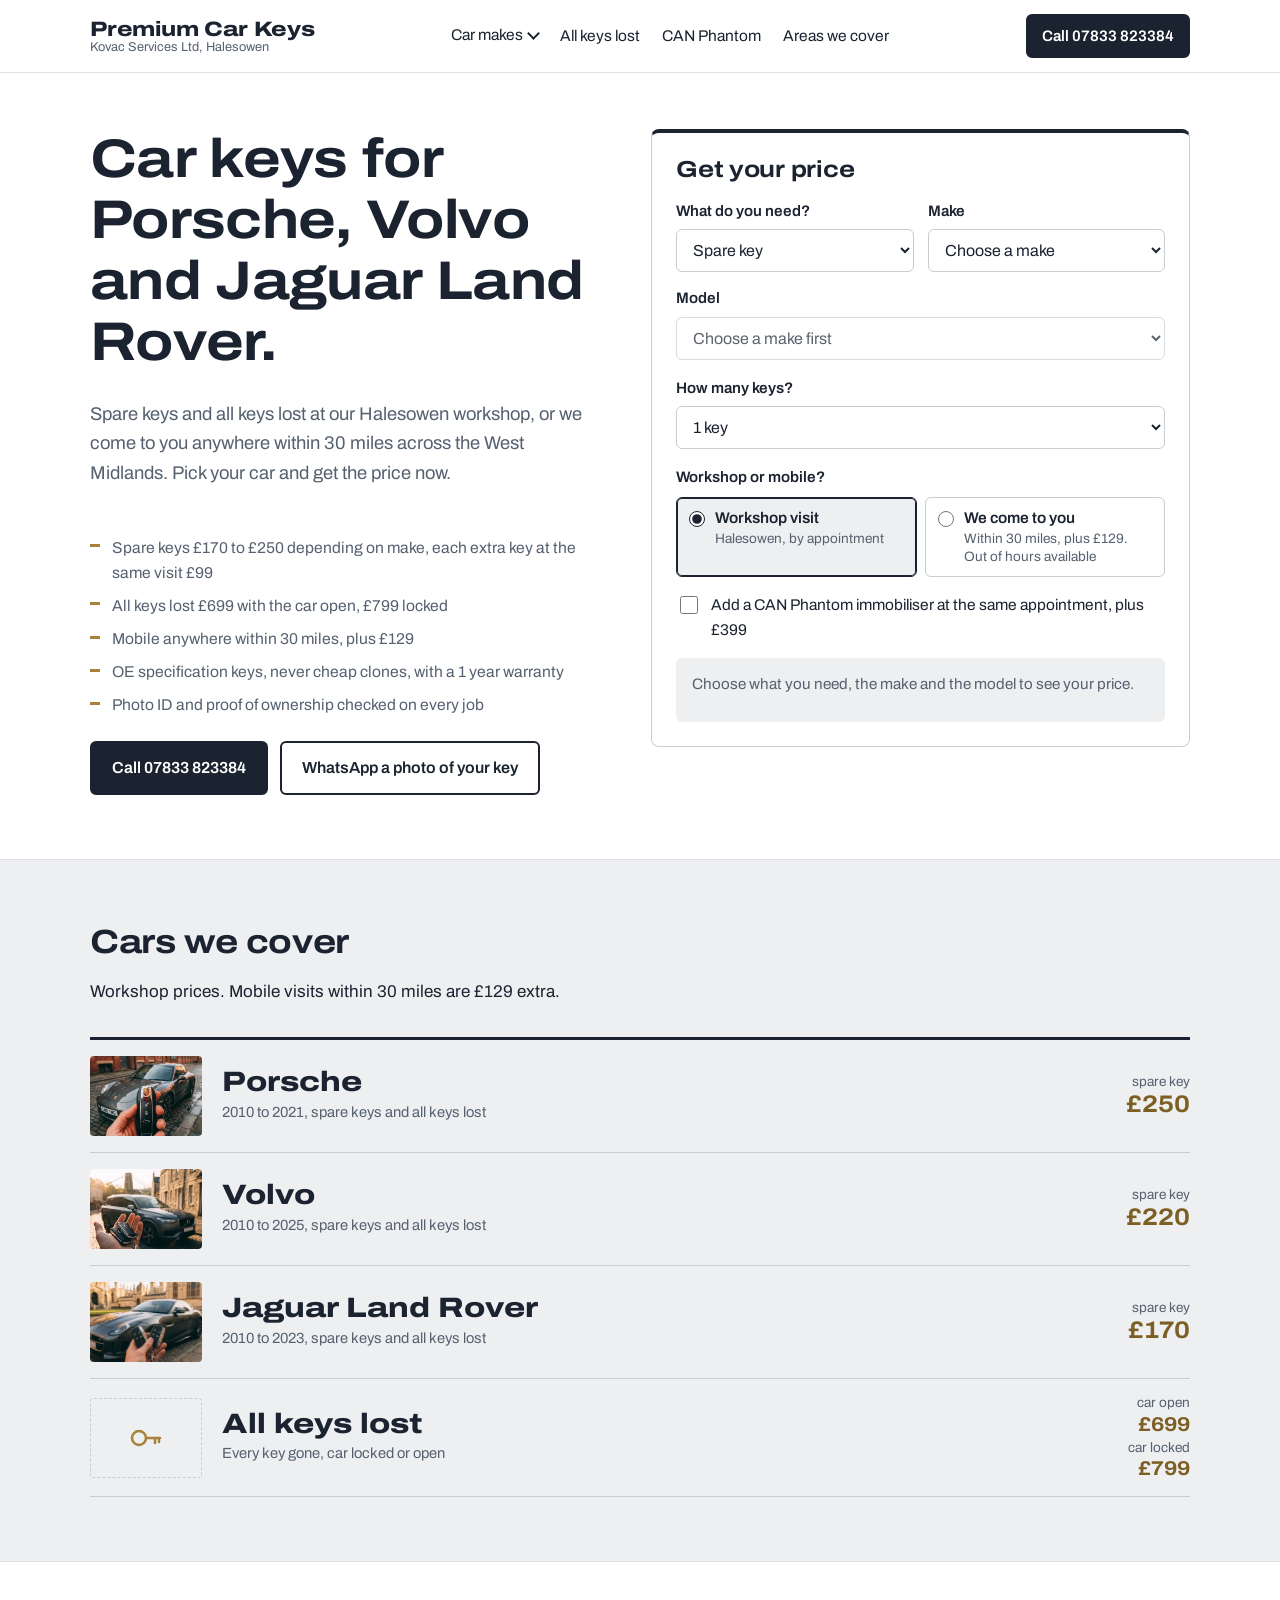
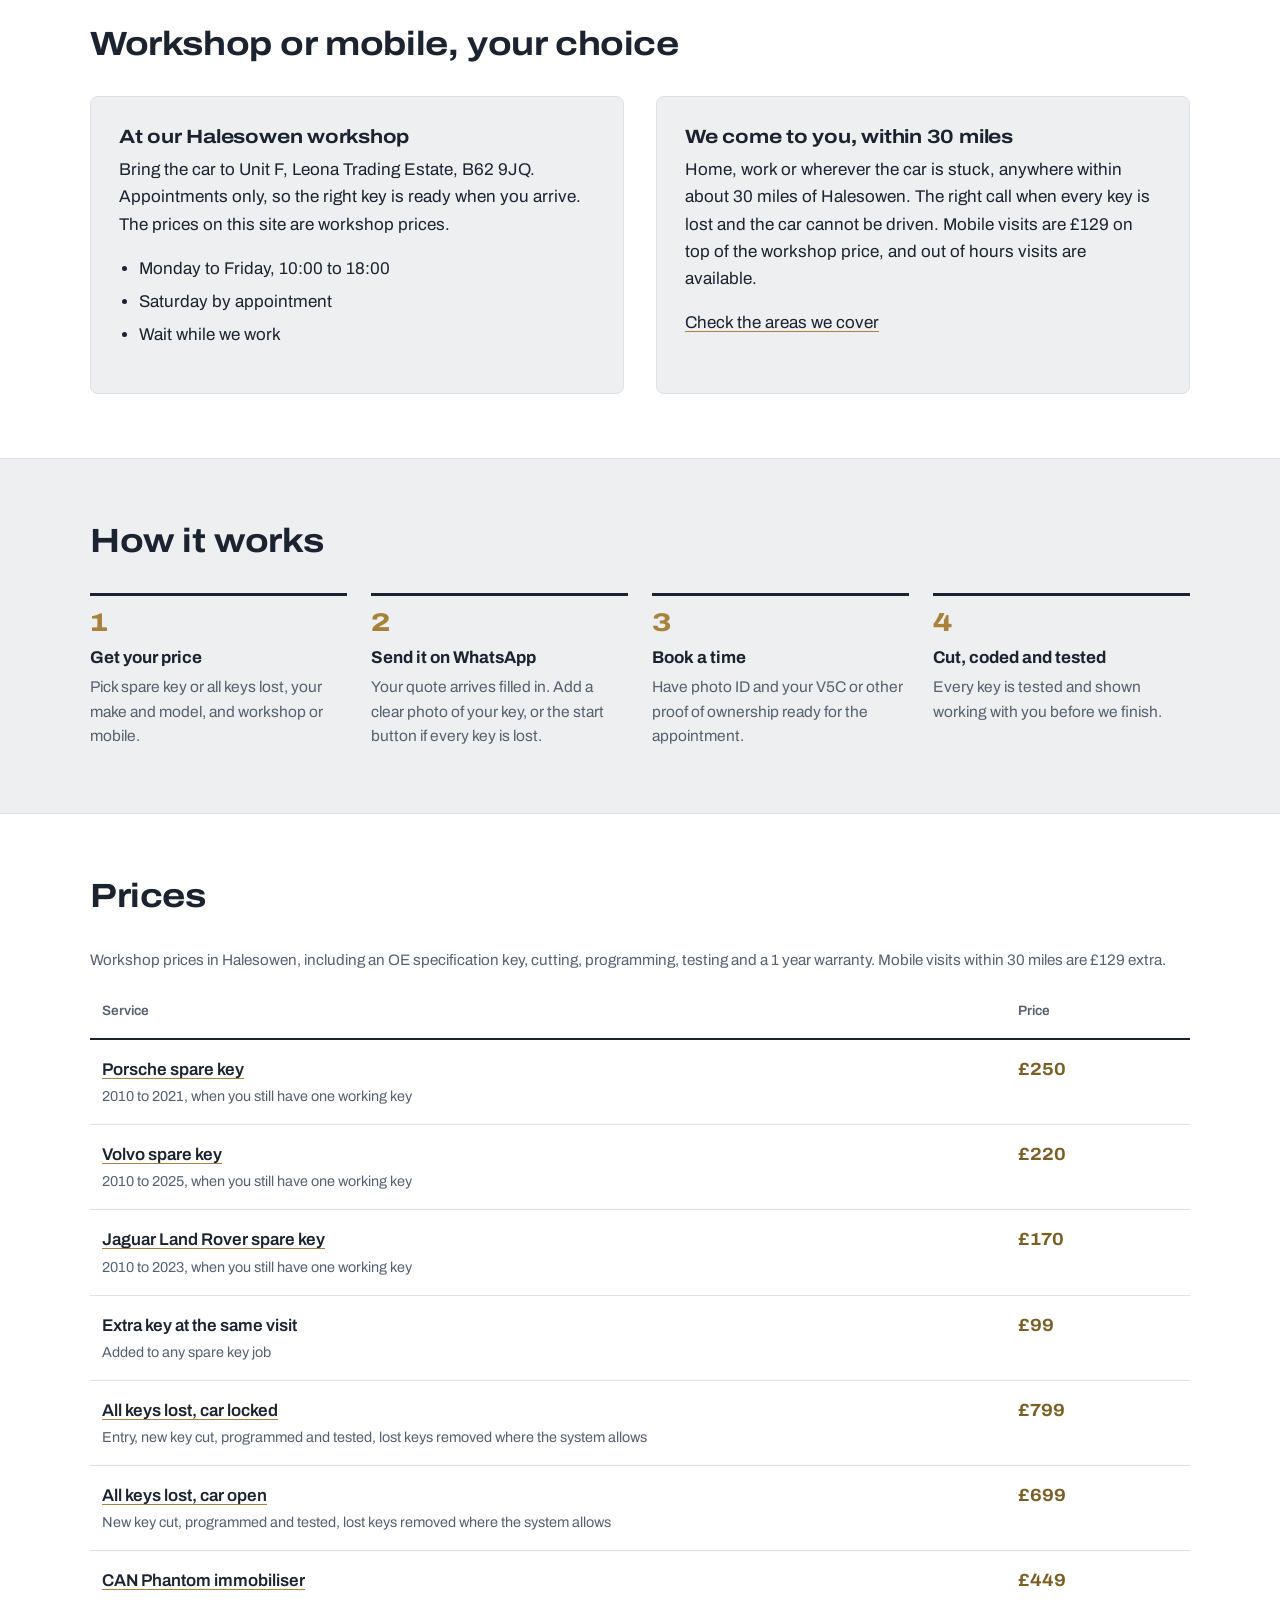
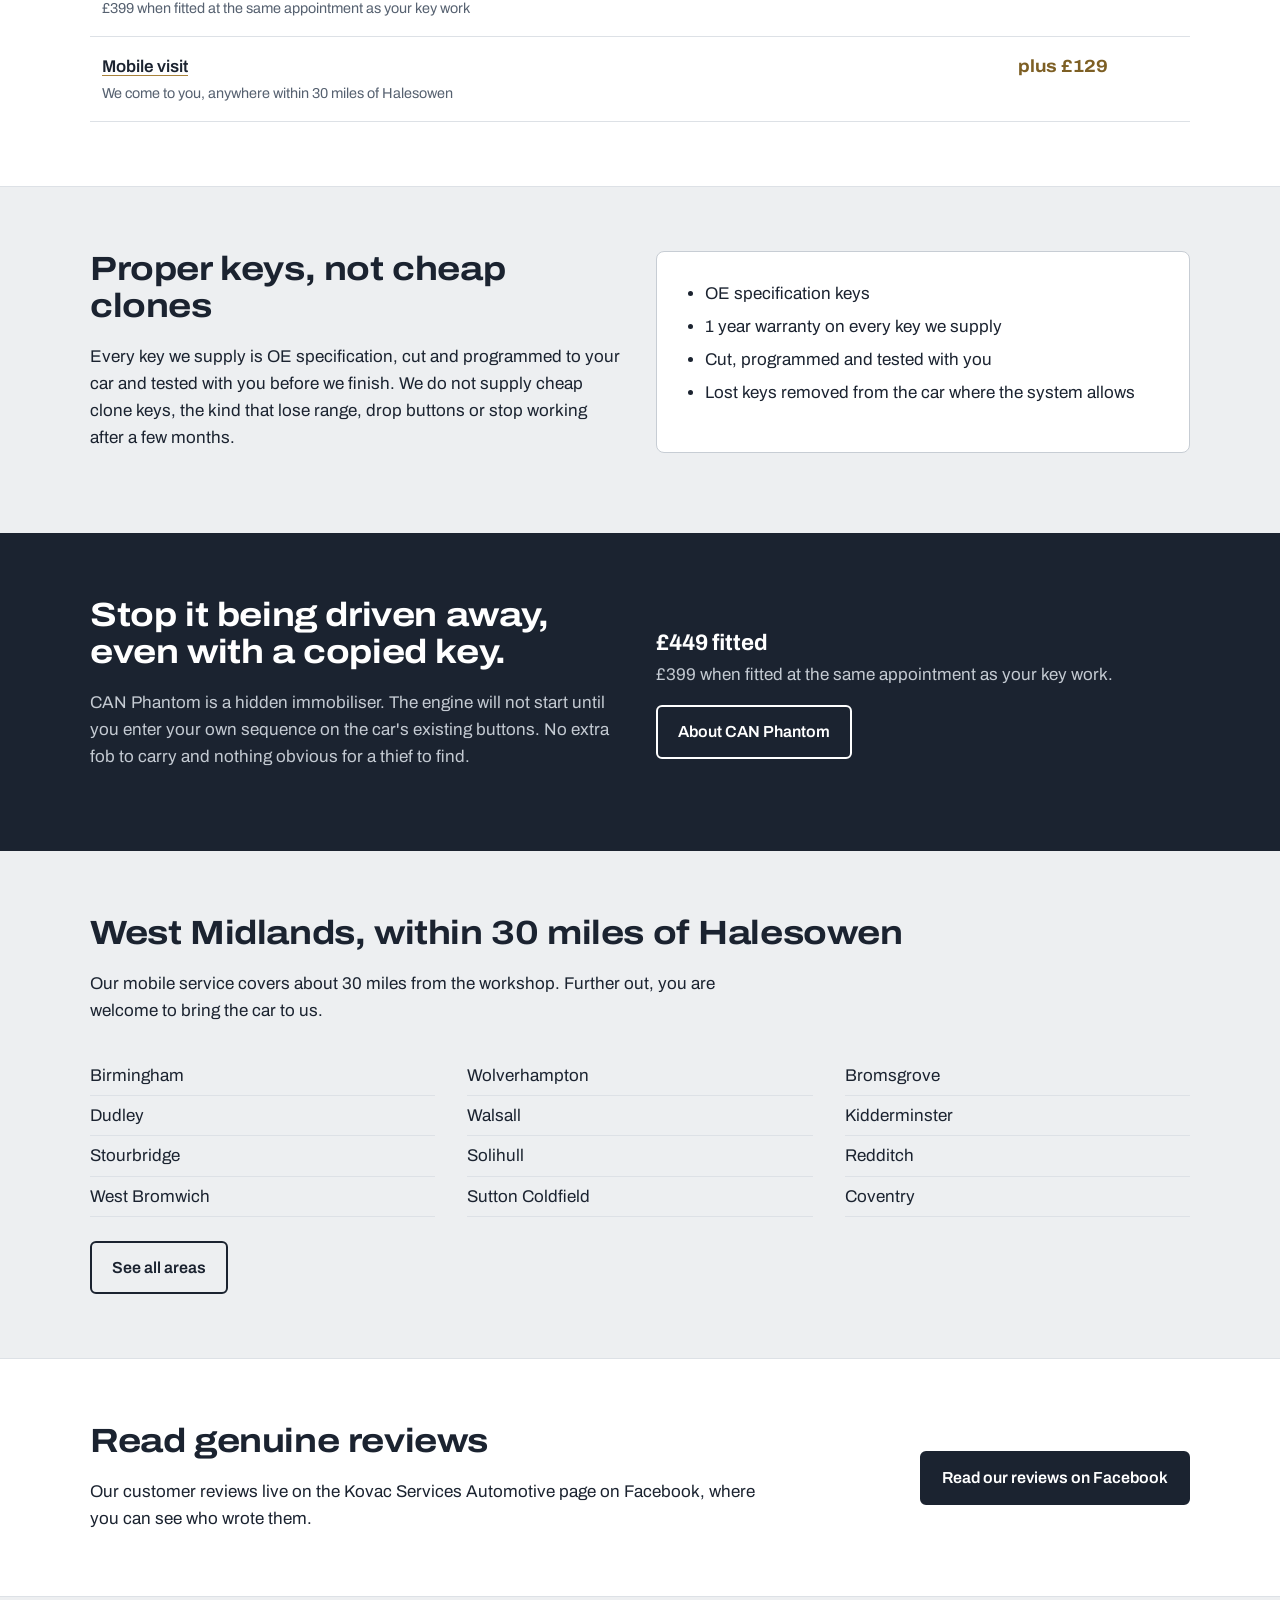
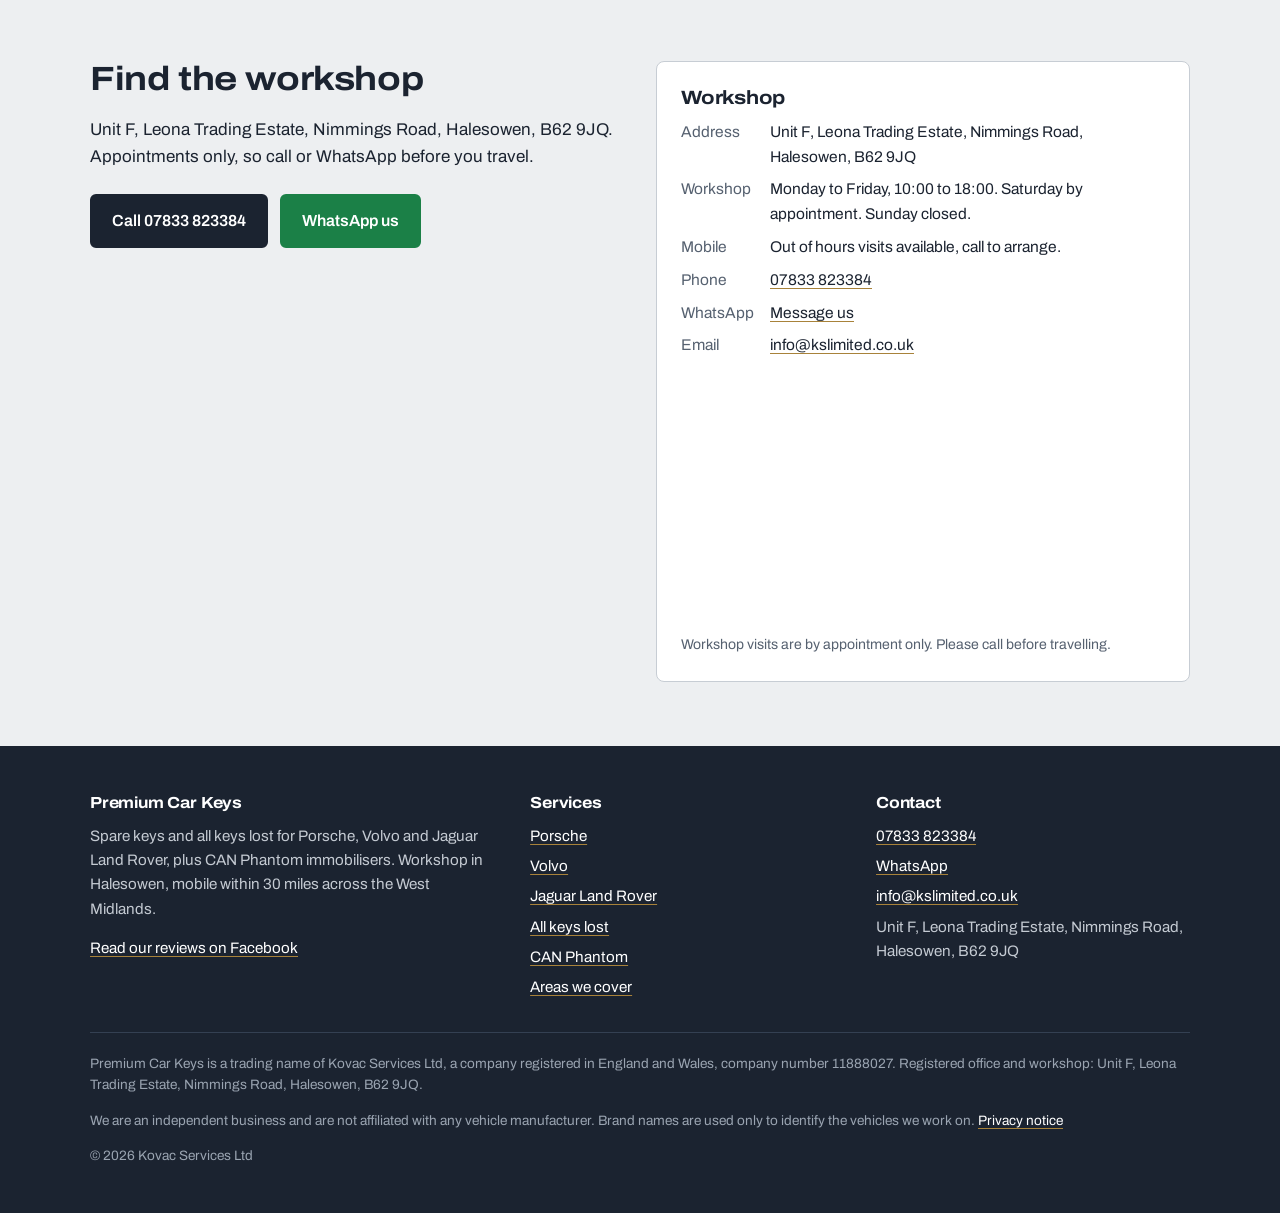
<file: index.html>
<!doctype html>
<html lang="en-GB">
<head>
<meta charset="utf-8">
<meta name="viewport" content="width=device-width, initial-scale=1">
<title>Porsche, Volvo and JLR Car Keys | Halesowen, West Midlands</title>
<meta name="description" content="Spare keys £170 to £250, extra keys £99, all keys lost £699 to £799 for Porsche, Volvo and Jaguar Land Rover. Halesowen workshop or mobile within 30 miles, plus £129.">
<link rel="canonical" href="https://premiumcarkeys.co.uk/">
<meta name="robots" content="index,follow,max-image-preview:large">
<meta name="theme-color" content="#1b2330">
<meta property="og:type" content="website">
<meta property="og:locale" content="en_GB">
<meta property="og:site_name" content="Premium Car Keys">
<meta property="og:title" content="Porsche, Volvo and JLR Car Keys | Halesowen, West Midlands">
<meta property="og:description" content="Spare keys £170 to £250, extra keys £99, all keys lost £699 to £799 for Porsche, Volvo and Jaguar Land Rover. Halesowen workshop or mobile within 30 miles, plus £129.">
<meta property="og:url" content="https://premiumcarkeys.co.uk/">
<meta property="og:image" content="https://premiumcarkeys.co.uk/images/og-premium-car-keys.jpg">
<meta property="og:image:width" content="1200">
<meta property="og:image:height" content="630">
<meta name="twitter:card" content="summary_large_image">
<link rel="icon" href="/favicon.svg" type="image/svg+xml">
<link rel="apple-touch-icon" href="/images/logo.png">
<link rel="preconnect" href="https://fonts.googleapis.com">
<link rel="preconnect" href="https://fonts.gstatic.com" crossorigin>
<link href="https://fonts.googleapis.com/css2?family=Archivo:wdth,wght@100..125,400..800&display=swap" rel="stylesheet">
<link rel="stylesheet" href="/assets/site.css?v=5f63bdc961">
<script type="application/ld+json">{"@context": "https://schema.org", "@graph": [{"@type": ["Locksmith", "AutomotiveBusiness"], "@id": "https://premiumcarkeys.co.uk/#business", "name": "Premium Car Keys", "legalName": "Kovac Services Ltd", "url": "https://premiumcarkeys.co.uk/", "logo": "https://premiumcarkeys.co.uk/images/logo.png", "image": "https://premiumcarkeys.co.uk/images/og-premium-car-keys.jpg", "telephone": "+447833823384", "email": "info@kslimited.co.uk", "priceRange": "£170 to £928", "description": "Spare keys and all keys lost for Porsche, Volvo and Jaguar Land Rover, plus CAN Phantom immobilisers. Workshop in Halesowen by appointment, mobile within 30 miles across the West Midlands.", "address": {"@type": "PostalAddress", "streetAddress": "Unit F, Leona Trading Estate, Nimmings Road", "addressLocality": "Halesowen", "addressRegion": "West Midlands", "postalCode": "B62 9JQ", "addressCountry": "GB"}, "geo": {"@type": "GeoCoordinates", "latitude": 52.47251, "longitude": -2.03224}, "hasMap": "https://www.google.com/maps?q=52.47251,-2.03224", "areaServed": {"@type": "GeoCircle", "geoMidpoint": {"@type": "GeoCoordinates", "latitude": 52.47251, "longitude": -2.03224}, "geoRadius": "48280"}, "openingHoursSpecification": [{"@type": "OpeningHoursSpecification", "dayOfWeek": ["Monday", "Tuesday", "Wednesday", "Thursday", "Friday"], "opens": "10:00", "closes": "18:00"}], "hasOfferCatalog": {"@type": "OfferCatalog", "name": "Car key services", "itemListElement": [{"@type": "Offer", "priceCurrency": "GBP", "url": "https://premiumcarkeys.co.uk/porsche-car-keys/", "itemOffered": {"@type": "Service", "name": "Porsche spare key"}, "price": "250"}, {"@type": "Offer", "priceCurrency": "GBP", "url": "https://premiumcarkeys.co.uk/volvo-car-keys/", "itemOffered": {"@type": "Service", "name": "Volvo spare key"}, "price": "220"}, {"@type": "Offer", "priceCurrency": "GBP", "url": "https://premiumcarkeys.co.uk/jaguar-land-rover-car-keys/", "itemOffered": {"@type": "Service", "name": "Jaguar Land Rover spare key"}, "price": "170"}, {"@type": "Offer", "priceCurrency": "GBP", "url": "https://premiumcarkeys.co.uk/", "itemOffered": {"@type": "Service", "name": "Additional key at the same visit"}, "price": "99"}, {"@type": "Offer", "priceCurrency": "GBP", "url": "https://premiumcarkeys.co.uk/all-keys-lost/", "itemOffered": {"@type": "Service", "name": "All keys lost, car locked"}, "price": "799"}, {"@type": "Offer", "priceCurrency": "GBP", "url": "https://premiumcarkeys.co.uk/all-keys-lost/", "itemOffered": {"@type": "Service", "name": "All keys lost, car open"}, "price": "699"}, {"@type": "Offer", "priceCurrency": "GBP", "url": "https://premiumcarkeys.co.uk/can-phantom-immobiliser/", "itemOffered": {"@type": "Service", "name": "CAN Phantom immobiliser fitted"}, "price": "449"}, {"@type": "Offer", "priceCurrency": "GBP", "url": "https://premiumcarkeys.co.uk/can-phantom-immobiliser/", "itemOffered": {"@type": "Service", "name": "CAN Phantom fitted with key work"}, "price": "399"}, {"@type": "Offer", "priceCurrency": "GBP", "url": "https://premiumcarkeys.co.uk/areas-we-cover/", "itemOffered": {"@type": "Service", "name": "Mobile visit within 30 miles of Halesowen"}, "price": "129"}]}, "sameAs": ["FACEBOOK_PAGE_URL"]}, {"@type": "WebSite", "@id": "https://premiumcarkeys.co.uk/#website", "url": "https://premiumcarkeys.co.uk/", "name": "Premium Car Keys", "inLanguage": "en-GB", "publisher": {"@id": "https://premiumcarkeys.co.uk/#business"}}]}</script>
<script>document.documentElement.classList.add("js")</script>
</head>
<body>
<a class="skip" href="#main">Skip to content</a>
<header class="site-head">
  <div class="wrap head-row">
    <a class="brand" href="/" aria-label="Premium Car Keys home">
      <span class="brand-name">Premium Car Keys</span>
      <span class="brand-sub">Kovac Services Ltd, Halesowen</span>
    </a>
    <button class="menu-btn" type="button" aria-expanded="false" aria-controls="site-nav">
      <span class="menu-icon" aria-hidden="true"></span>Menu
    </button>
    <nav class="main-nav" id="site-nav" aria-label="Main">
      <ul class="nav-list">
        <li class="has-sub">
          <button class="sub-btn" type="button" aria-expanded="false" aria-controls="makes-menu">Car makes</button>
          <ul class="sub" id="makes-menu"><li><a href="/porsche-car-keys/">Porsche</a></li><li><a href="/volvo-car-keys/">Volvo</a></li><li><a href="/jaguar-land-rover-car-keys/">Jaguar Land Rover</a></li></ul>
        </li>
        <li><a href="/all-keys-lost/">All keys lost</a></li><li><a href="/can-phantom-immobiliser/">CAN Phantom</a></li><li><a href="/areas-we-cover/">Areas we cover</a></li>
        <li class="nav-call"><a class="btn" href="tel:+447833823384">Call 07833 823384</a></li>
      </ul>
    </nav>
    <a class="btn btn-small head-call" href="tel:+447833823384">Call 07833 823384</a>
  </div>
</header>
<main id="main">
<section class="hero">
  <div class="wrap hero-grid home-hero">
    <div class="hh-intro">
      <h1>Car keys for Porsche, Volvo and Jaguar Land Rover.</h1>
      <p class="lede">Spare keys and all keys lost at our Halesowen workshop, or we come to you anywhere within 30 miles across the West Midlands. Pick your car and get the price now.</p>
    </div>
    <div class="hh-builder"><form class="builder" data-builder data-make="" data-service="spare" novalidate aria-labelledby="b-h">
  <h2 id="b-h">Get your price</h2>
  <div class="b-grid">
    <div class="field"><label for="b-service">What do you need?</label>
      <select id="b-service" name="service" required>
        <option value="spare" selected>Spare key</option>
        <option value="akl">All keys lost</option>
        <option value="canphantom">CAN Phantom only</option>
      </select></div>
    <div class="field"><label for="b-make">Make</label><select id="b-make" name="make" required><option value="">Choose a make</option></select></div>
    <div class="field full" style="grid-column:1 / -1"><label for="b-model">Model</label><select id="b-model" name="model" required disabled><option value="">Choose a make first</option></select></div>
  </div>
  <fieldset data-show="akl"><legend>Is the car locked or open?</legend>
    <div class="choice">
      <label><input type="radio" name="state" value="locked" checked>Car locked<small>£799</small></label>
      <label><input type="radio" name="state" value="open">Car open<small>£699</small></label>
    </div></fieldset>
  <div class="field" data-show="spare"><label for="b-keys">How many keys?</label>
    <select id="b-keys" name="keys">
      <option value="1">1 key</option><option value="2">2 keys, extra key £99</option>
      <option value="3">3 keys, extra keys £99 each</option><option value="4">4 keys, extra keys £99 each</option>
    </select></div>
  <fieldset><legend>Workshop or mobile?</legend>
    <div class="choice">
      <label><input type="radio" name="where" value="workshop" checked>Workshop visit<small>Halesowen, by appointment</small></label>
      <label><input type="radio" name="where" value="mobile">We come to you<small>Within 30 miles, plus £129. Out of hours available</small></label>
    </div></fieldset>
  <label class="check" data-show="spare akl"><input type="checkbox" name="cp">Add a CAN Phantom immobiliser at the same appointment, plus £399</label>
  <div class="b-price" data-price aria-live="polite"><p class="b-empty">Choose what you need, the make and the model to see your price.</p></div>
  <noscript><p class="b-note">The price calculator needs JavaScript. Call or WhatsApp 07833 823384 for a price.</p></noscript>
  <div class="b-contact" hidden>
    <h3>Send this quote</h3>
    <div class="form">
      <div class="field"><label for="b-name">Name</label><input id="b-name" name="name" autocomplete="name" required></div>
      <div class="field"><label for="b-phone">Phone or WhatsApp</label><input id="b-phone" name="phone" type="tel" autocomplete="tel" required></div>
      <div class="field"><label for="b-reg">Registration</label><input id="b-reg" name="reg" autocapitalize="characters" required></div>
      <div class="field"><label for="b-postcode">Postcode</label><input id="b-postcode" name="postcode" autocomplete="postal-code" required></div>
      <div class="field full"><label for="b-email">Email (optional)</label><input id="b-email" name="email" type="email" autocomplete="email"></div>
      <div class="field full"><label for="b-msg">Anything else? (optional)</label><textarea id="b-msg" name="message" rows="2" style="min-height:64px"></textarea></div>
      <p class="form-note">WhatsApp opens with your quote filled in, nothing is sent until you press send. See our <a href="/privacy/">privacy notice</a>.</p>
      <div class="form-actions">
        <button class="btn btn-wa" type="submit">Send on WhatsApp</button>
        <button class="btn btn-line" type="button" data-email>Send by email</button>
      </div>
      <p class="form-note" data-status aria-live="polite"></p>
    </div>
  </div>
</form>
</div>
    <div class="hh-facts">
      <ul class="hero-facts">
        <li>Spare keys £170 to £250 depending on make, each extra key at the same visit £99</li>
        <li>All keys lost £699 with the car open, £799 locked</li>
        <li>Mobile anywhere within 30 miles, plus £129</li>
        <li>OE specification keys, never cheap clones, with a 1 year warranty</li>
        <li>Photo ID and proof of ownership checked on every job</li>
      </ul>
      <div class="actions">
        <a class="btn" href="tel:+447833823384">Call 07833 823384</a>
        <a class="btn btn-line" href="https://wa.me/447833823384">WhatsApp a photo of your key</a>
      </div>
    </div>
  </div>
</section>

<section class="sec" aria-labelledby="cars-h">
  <div class="wrap">
    <div class="sec-head"><h2 id="cars-h">Cars we cover</h2><p>Workshop prices. Mobile visits within 30 miles are £129 extra.</p></div>
    <nav class="makes" aria-label="Cars we cover"><a class="make" href="/porsche-car-keys/"><picture><source srcset="/images/porsche-spare-key.webp" type="image/webp"><img src="/images/porsche-spare-key.jpg" alt="" width="112" height="80" loading="lazy" decoding="async"></picture><span><span class="make-name">Porsche</span><span class="make-years">2010 to 2021, spare keys and all keys lost</span></span><span class="make-price">spare key<strong>£250</strong></span></a><a class="make" href="/volvo-car-keys/"><picture><source srcset="/images/volvo-spare-key.webp" type="image/webp"><img src="/images/volvo-spare-key.jpg" alt="" width="112" height="80" loading="lazy" decoding="async"></picture><span><span class="make-name">Volvo</span><span class="make-years">2010 to 2025, spare keys and all keys lost</span></span><span class="make-price">spare key<strong>£220</strong></span></a><a class="make" href="/jaguar-land-rover-car-keys/"><picture><source srcset="/images/jaguar-spare-key.webp" type="image/webp"><img src="/images/jaguar-spare-key.jpg" alt="" width="112" height="80" loading="lazy" decoding="async"></picture><span><span class="make-name">Jaguar Land Rover</span><span class="make-years">2010 to 2023, spare keys and all keys lost</span></span><span class="make-price">spare key<strong>£170</strong></span></a><a class="make" href="/all-keys-lost/"><span class="make-blank" aria-hidden="true" style="display:flex;align-items:center;justify-content:center"><svg width="40" height="40" viewBox="0 0 40 40" fill="none"><circle cx="13" cy="20" r="7" stroke="#a8823a" stroke-width="2.5"/><path d="M20 20h14M29 20v5M33 20v4" stroke="#a8823a" stroke-width="2.5" stroke-linecap="round"/></svg></span><span><span class="make-name">All keys lost</span><span class="make-years">Every key gone, car locked or open</span></span><span class="make-price akl-price"><span>car open<strong>£699</strong></span><span>car locked<strong>£799</strong></span></span></a></nav>
  </div>
</section>

<section class="sec sec-white" aria-labelledby="mode-h">
  <div class="wrap">
    <div class="sec-head"><h2 id="mode-h">Workshop or mobile, your choice</h2></div>
    <div class="split">
      <div class="panel">
        <h3>At our Halesowen workshop</h3>
        <p>Bring the car to Unit F, Leona Trading Estate, B62 9JQ. Appointments only, so the right key is ready when you arrive. The prices on this site are workshop prices.</p>
        <ul><li>Monday to Friday, 10:00 to 18:00</li><li>Saturday by appointment</li><li>Wait while we work</li></ul>
      </div>
      <div class="panel">
        <h3>We come to you, within 30 miles</h3>
        <p>Home, work or wherever the car is stuck, anywhere within about 30 miles of Halesowen. The right call when every key is lost and the car cannot be driven. Mobile visits are £129 on top of the workshop price, and out of hours visits are available.</p>
        <p><a href="/areas-we-cover/">Check the areas we cover</a></p>
      </div>
    </div>
  </div>
</section>

<section class="sec" aria-labelledby="how-h">
  <div class="wrap">
    <div class="sec-head"><h2 id="how-h">How it works</h2></div>
    <ol class="steps">
      <li><strong>Get your price</strong><p>Pick spare key or all keys lost, your make and model, and workshop or mobile.</p></li>
      <li><strong>Send it on WhatsApp</strong><p>Your quote arrives filled in. Add a clear photo of your key, or the start button if every key is lost.</p></li>
      <li><strong>Book a time</strong><p>Have photo ID and your V5C or other proof of ownership ready for the appointment.</p></li>
      <li><strong>Cut, coded and tested</strong><p>Every key is tested and shown working with you before we finish.</p></li>
    </ol>
  </div>
</section>

<section class="sec sec-white" aria-labelledby="price-h">
  <div class="wrap">
    <div class="sec-head"><h2 id="price-h">Prices</h2></div>
    <div class="table-scroll"><table class="prices">
  <caption>Workshop prices in Halesowen, including an OE specification key, cutting, programming, testing and a 1 year warranty. Mobile visits within 30 miles are £129 extra.</caption>
  <thead><tr><th scope="col">Service</th><th scope="col">Price</th></tr></thead>
  <tbody><tr><th scope="row"><a href="/porsche-car-keys/">Porsche spare key</a><small>2010 to 2021, when you still have one working key</small></th><td class="p">£250</td></tr><tr><th scope="row"><a href="/volvo-car-keys/">Volvo spare key</a><small>2010 to 2025, when you still have one working key</small></th><td class="p">£220</td></tr><tr><th scope="row"><a href="/jaguar-land-rover-car-keys/">Jaguar Land Rover spare key</a><small>2010 to 2023, when you still have one working key</small></th><td class="p">£170</td></tr><tr><th scope="row">Extra key at the same visit<small>Added to any spare key job</small></th><td class="p">£99</td></tr><tr><th scope="row"><a href="/all-keys-lost/">All keys lost, car locked</a><small>Entry, new key cut, programmed and tested, lost keys removed where the system allows</small></th><td class="p">£799</td></tr><tr><th scope="row"><a href="/all-keys-lost/">All keys lost, car open</a><small>New key cut, programmed and tested, lost keys removed where the system allows</small></th><td class="p">£699</td></tr><tr><th scope="row"><a href="/can-phantom-immobiliser/">CAN Phantom immobiliser</a><small>£399 when fitted at the same appointment as your key work</small></th><td class="p">£449</td></tr><tr><th scope="row"><a href="/areas-we-cover/">Mobile visit</a><small>We come to you, anywhere within 30 miles of Halesowen</small></th><td class="p">plus £129</td></tr></tbody></table></div>
  </div>
</section>

<section class="sec" aria-labelledby="keys-h">
  <div class="wrap split" style="align-items:start">
    <div>
      <h2 id="keys-h">Proper keys, not cheap clones</h2>
      <p>Every key we supply is OE specification, cut and programmed to your car and tested with you before we finish. We do not supply cheap clone keys, the kind that lose range, drop buttons or stop working after a few months.</p>
    </div>
    <div class="panel">
      <ul>
        <li>OE specification keys</li>
        <li>1 year warranty on every key we supply</li>
        <li>Cut, programmed and tested with you</li>
        <li>Lost keys removed from the car where the system allows</li>
      </ul>
    </div>
  </div>
</section>

<section class="sec sec-ink" aria-labelledby="cp-h">
  <div class="wrap split" style="align-items:center">
    <div>
      <h2 id="cp-h">Stop it being driven away, even with a copied key.</h2>
      <p>CAN Phantom is a hidden immobiliser. The engine will not start until you enter your own sequence on the car's existing buttons. No extra fob to carry and nothing obvious for a thief to find.</p>
    </div>
    <div>
      <p><strong style="color:#fff;font-size:1.4rem">£449 fitted</strong><br>£399 when fitted at the same appointment as your key work.</p>
      <a class="btn btn-line" style="border-color:#fff;color:#fff" href="/can-phantom-immobiliser/">About CAN Phantom</a>
    </div>
  </div>
</section>

<section class="sec" aria-labelledby="area-h">
  <div class="wrap">
    <div class="sec-head"><h2 id="area-h">West Midlands, within 30 miles of Halesowen</h2>
    <p>Our mobile service covers about 30 miles from the workshop. Further out, you are welcome to bring the car to us.</p></div>
    <ul class="towns"><li>Birmingham</li><li>Dudley</li><li>Stourbridge</li><li>West Bromwich</li><li>Wolverhampton</li><li>Walsall</li><li>Solihull</li><li>Sutton Coldfield</li><li>Bromsgrove</li><li>Kidderminster</li><li>Redditch</li><li>Coventry</li></ul>
    <a class="btn btn-line" href="/areas-we-cover/">See all areas</a>
  </div>
</section>

<section class="sec sec-white" aria-labelledby="rev-h">
  <div class="wrap reviews-band">
    <div>
      <h2 id="rev-h">Read genuine reviews</h2>
      <p>Our customer reviews live on the Kovac Services Automotive page on Facebook, where you can see who wrote them.</p>
    </div>
    <a class="btn" href="FACEBOOK_PAGE_URL" rel="noopener">Read our reviews on Facebook</a>
  </div>
</section>

<section class="sec" aria-labelledby="ws-h">
  <div class="wrap split">
    <div>
      <h2 id="ws-h">Find the workshop</h2>
      <p>Unit F, Leona Trading Estate, Nimmings Road, Halesowen, B62 9JQ. Appointments only, so call or WhatsApp before you travel.</p>
      <div class="actions"><a class="btn" href="tel:+447833823384">Call 07833 823384</a><a class="btn btn-wa" href="https://wa.me/447833823384">WhatsApp us</a></div>
    </div>
    <aside class="info-block" aria-label="Workshop details">
  <h3>Workshop</h3>
  <dl>
    <dt>Address</dt><dd>Unit F, Leona Trading Estate, Nimmings Road, Halesowen, B62 9JQ</dd>
    <dt>Workshop</dt><dd>Monday to Friday, 10:00 to 18:00. Saturday by appointment. Sunday closed.</dd>
    <dt>Mobile</dt><dd>Out of hours visits available, call to arrange.</dd>
    <dt>Phone</dt><dd><a href="tel:+447833823384">07833 823384</a></dd>
    <dt>WhatsApp</dt><dd><a href="https://wa.me/447833823384">Message us</a></dd>
    <dt>Email</dt><dd><a href="mailto:info@kslimited.co.uk">info@kslimited.co.uk</a></dd>
  </dl>
  <iframe class="map" title="Map of the Premium Car Keys workshop in Halesowen" loading="lazy" referrerpolicy="no-referrer-when-downgrade" src="https://maps.google.com/maps?q=52.47251,-2.03224&amp;z=15&amp;output=embed"></iframe>
  <p class="form-note" style="margin-top:12px">Workshop visits are by appointment only. Please call before travelling.</p>
</aside>
  </div>
</section>
</main>
<footer class="site-foot">
  <div class="wrap">
    <div class="foot-grid">
      <div>
        <h2>Premium Car Keys</h2>
        <p>Spare keys and all keys lost for Porsche, Volvo and Jaguar Land Rover, plus CAN Phantom immobilisers. Workshop in Halesowen, mobile within 30 miles across the West Midlands.</p>
        <p><a href="FACEBOOK_PAGE_URL" rel="noopener">Read our reviews on Facebook</a></p>
      </div>
      <div><h2>Services</h2><ul><li><a href="/porsche-car-keys/">Porsche</a></li><li><a href="/volvo-car-keys/">Volvo</a></li><li><a href="/jaguar-land-rover-car-keys/">Jaguar Land Rover</a></li><li><a href="/all-keys-lost/">All keys lost</a></li><li><a href="/can-phantom-immobiliser/">CAN Phantom</a></li><li><a href="/areas-we-cover/">Areas we cover</a></li></ul></div>
      <div><h2>Contact</h2><ul>
        <li><a href="tel:+447833823384">07833 823384</a></li>
        <li><a href="https://wa.me/447833823384">WhatsApp</a></li>
        <li><a href="mailto:info@kslimited.co.uk">info@kslimited.co.uk</a></li>
        <li>Unit F, Leona Trading Estate, Nimmings Road, Halesowen, B62 9JQ</li>
      </ul></div>
    </div>
    <div class="legal">
      <p>Premium Car Keys is a trading name of Kovac Services Ltd, a company registered in England and Wales, company number 11888027. Registered office and workshop: Unit F, Leona Trading Estate, Nimmings Road, Halesowen, B62 9JQ.</p>
      <p>We are an independent business and are not affiliated with any vehicle manufacturer. Brand names are used only to identify the vehicles we work on. <a href="/privacy/">Privacy notice</a></p>
      <p>&copy; 2026 Kovac Services Ltd</p>
    </div>
  </div>
</footer>
<div class="mobile-bar">
  <a class="btn" href="tel:+447833823384">Call</a>
  <a class="btn btn-wa" href="https://wa.me/447833823384">WhatsApp</a>
</div>
<script src="/assets/catalogue.js?v=3f69168c76" defer></script>
<script src="/assets/builder.js?v=04033154d0" defer></script>
<script src="/assets/nav.js?v=b443f56739" defer></script>
</body>
</html>
</file>
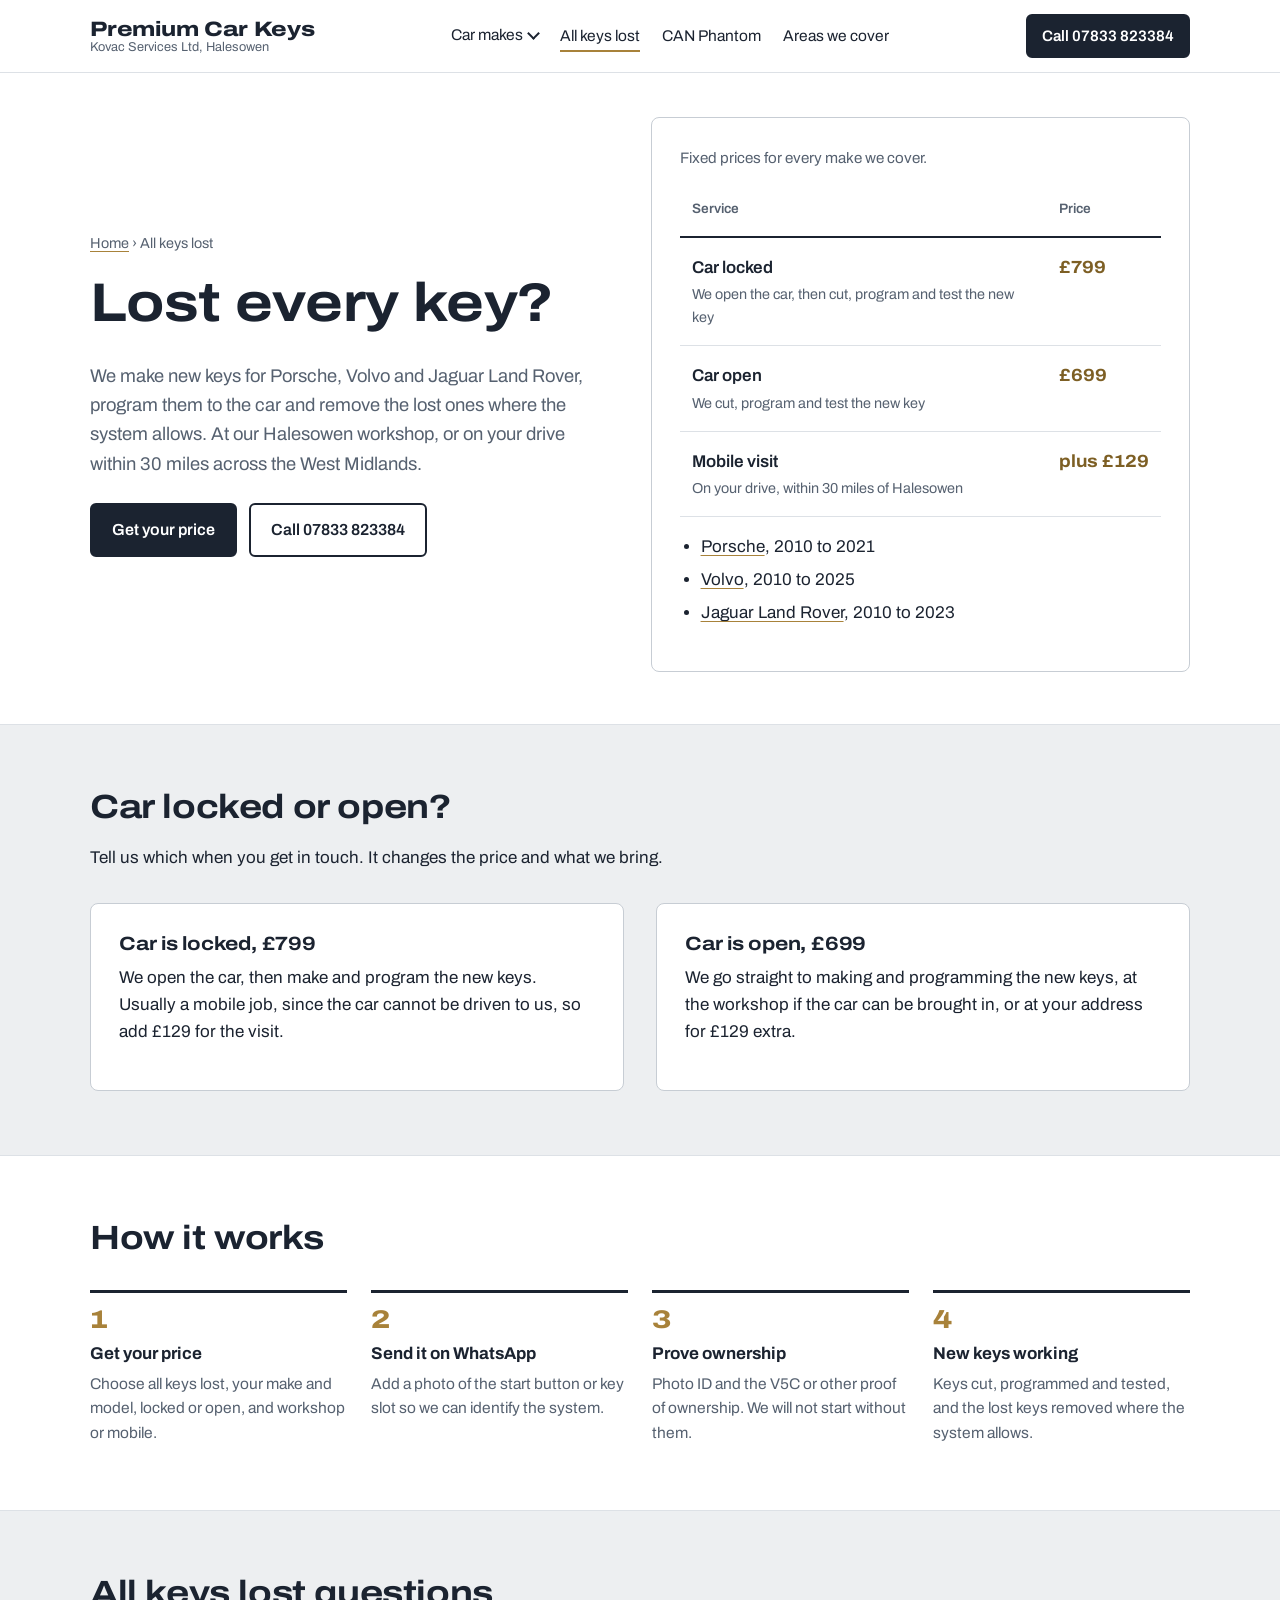
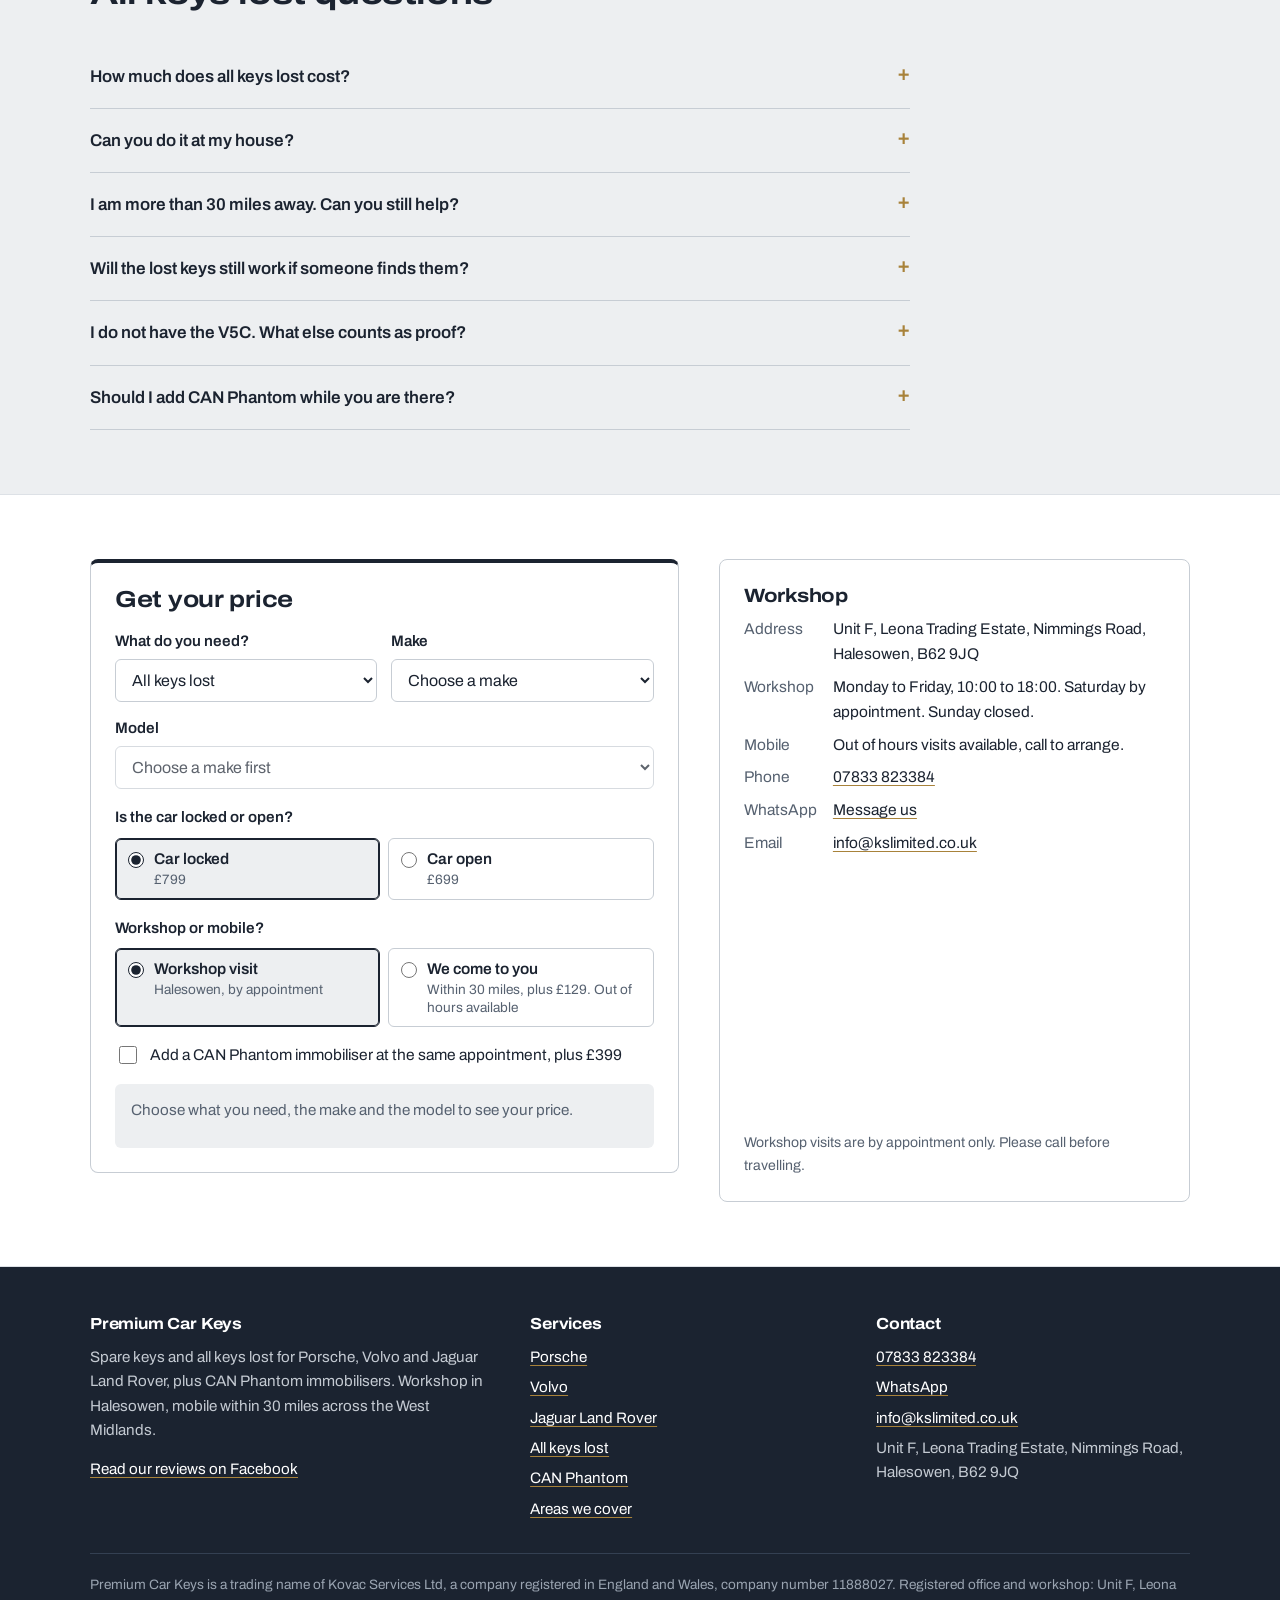
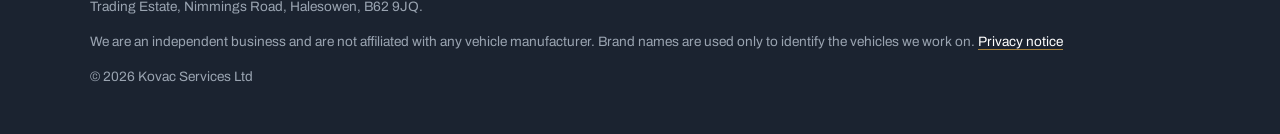
<file: all-keys-lost/index.html>
<!doctype html>
<html lang="en-GB">
<head>
<meta charset="utf-8">
<meta name="viewport" content="width=device-width, initial-scale=1">
<title>All Keys Lost £699 Open, £799 Locked | West Midlands</title>
<meta name="description" content="Lost every key? New keys made and programmed for Porsche, Volvo and Jaguar Land Rover. £699 car open, £799 car locked. Workshop or on your drive within 30 miles.">
<link rel="canonical" href="https://premiumcarkeys.co.uk/all-keys-lost/">
<meta name="robots" content="index,follow,max-image-preview:large">
<meta name="theme-color" content="#1b2330">
<meta property="og:type" content="website">
<meta property="og:locale" content="en_GB">
<meta property="og:site_name" content="Premium Car Keys">
<meta property="og:title" content="All Keys Lost £699 Open, £799 Locked | West Midlands">
<meta property="og:description" content="Lost every key? New keys made and programmed for Porsche, Volvo and Jaguar Land Rover. £699 car open, £799 car locked. Workshop or on your drive within 30 miles.">
<meta property="og:url" content="https://premiumcarkeys.co.uk/all-keys-lost/">
<meta property="og:image" content="https://premiumcarkeys.co.uk/images/og-premium-car-keys.jpg">
<meta property="og:image:width" content="1200">
<meta property="og:image:height" content="630">
<meta name="twitter:card" content="summary_large_image">
<link rel="icon" href="/favicon.svg" type="image/svg+xml">
<link rel="apple-touch-icon" href="/images/logo.png">
<link rel="preconnect" href="https://fonts.googleapis.com">
<link rel="preconnect" href="https://fonts.gstatic.com" crossorigin>
<link href="https://fonts.googleapis.com/css2?family=Archivo:wdth,wght@100..125,400..800&display=swap" rel="stylesheet">
<link rel="stylesheet" href="/assets/site.css?v=5f63bdc961">
<script type="application/ld+json">{"@context": "https://schema.org", "@graph": [{"@type": ["Locksmith", "AutomotiveBusiness"], "@id": "https://premiumcarkeys.co.uk/#business", "name": "Premium Car Keys", "legalName": "Kovac Services Ltd", "url": "https://premiumcarkeys.co.uk/", "logo": "https://premiumcarkeys.co.uk/images/logo.png", "image": "https://premiumcarkeys.co.uk/images/og-premium-car-keys.jpg", "telephone": "+447833823384", "email": "info@kslimited.co.uk", "priceRange": "£170 to £928", "description": "Spare keys and all keys lost for Porsche, Volvo and Jaguar Land Rover, plus CAN Phantom immobilisers. Workshop in Halesowen by appointment, mobile within 30 miles across the West Midlands.", "address": {"@type": "PostalAddress", "streetAddress": "Unit F, Leona Trading Estate, Nimmings Road", "addressLocality": "Halesowen", "addressRegion": "West Midlands", "postalCode": "B62 9JQ", "addressCountry": "GB"}, "geo": {"@type": "GeoCoordinates", "latitude": 52.47251, "longitude": -2.03224}, "hasMap": "https://www.google.com/maps?q=52.47251,-2.03224", "areaServed": {"@type": "GeoCircle", "geoMidpoint": {"@type": "GeoCoordinates", "latitude": 52.47251, "longitude": -2.03224}, "geoRadius": "48280"}, "openingHoursSpecification": [{"@type": "OpeningHoursSpecification", "dayOfWeek": ["Monday", "Tuesday", "Wednesday", "Thursday", "Friday"], "opens": "10:00", "closes": "18:00"}], "hasOfferCatalog": {"@type": "OfferCatalog", "name": "Car key services", "itemListElement": [{"@type": "Offer", "priceCurrency": "GBP", "url": "https://premiumcarkeys.co.uk/porsche-car-keys/", "itemOffered": {"@type": "Service", "name": "Porsche spare key"}, "price": "250"}, {"@type": "Offer", "priceCurrency": "GBP", "url": "https://premiumcarkeys.co.uk/volvo-car-keys/", "itemOffered": {"@type": "Service", "name": "Volvo spare key"}, "price": "220"}, {"@type": "Offer", "priceCurrency": "GBP", "url": "https://premiumcarkeys.co.uk/jaguar-land-rover-car-keys/", "itemOffered": {"@type": "Service", "name": "Jaguar Land Rover spare key"}, "price": "170"}, {"@type": "Offer", "priceCurrency": "GBP", "url": "https://premiumcarkeys.co.uk/", "itemOffered": {"@type": "Service", "name": "Additional key at the same visit"}, "price": "99"}, {"@type": "Offer", "priceCurrency": "GBP", "url": "https://premiumcarkeys.co.uk/all-keys-lost/", "itemOffered": {"@type": "Service", "name": "All keys lost, car locked"}, "price": "799"}, {"@type": "Offer", "priceCurrency": "GBP", "url": "https://premiumcarkeys.co.uk/all-keys-lost/", "itemOffered": {"@type": "Service", "name": "All keys lost, car open"}, "price": "699"}, {"@type": "Offer", "priceCurrency": "GBP", "url": "https://premiumcarkeys.co.uk/can-phantom-immobiliser/", "itemOffered": {"@type": "Service", "name": "CAN Phantom immobiliser fitted"}, "price": "449"}, {"@type": "Offer", "priceCurrency": "GBP", "url": "https://premiumcarkeys.co.uk/can-phantom-immobiliser/", "itemOffered": {"@type": "Service", "name": "CAN Phantom fitted with key work"}, "price": "399"}, {"@type": "Offer", "priceCurrency": "GBP", "url": "https://premiumcarkeys.co.uk/areas-we-cover/", "itemOffered": {"@type": "Service", "name": "Mobile visit within 30 miles of Halesowen"}, "price": "129"}]}, "sameAs": ["FACEBOOK_PAGE_URL"]}, {"@type": "Service", "name": "All keys lost car key replacement", "description": "Lost every key? New keys made and programmed for Porsche, Volvo and Jaguar Land Rover. £699 car open, £799 car locked. Workshop or on your drive within 30 miles.", "url": "https://premiumcarkeys.co.uk/all-keys-lost/", "serviceType": "Automotive locksmith", "provider": {"@id": "https://premiumcarkeys.co.uk/#business"}, "areaServed": {"@type": "GeoCircle", "geoMidpoint": {"@type": "GeoCoordinates", "latitude": 52.47251, "longitude": -2.03224}, "geoRadius": "48280"}, "offers": [{"@type": "Offer", "priceCurrency": "GBP", "url": "https://premiumcarkeys.co.uk/all-keys-lost/", "itemOffered": {"@type": "Service", "name": "All keys lost, car locked"}, "price": "799"}, {"@type": "Offer", "priceCurrency": "GBP", "url": "https://premiumcarkeys.co.uk/all-keys-lost/", "itemOffered": {"@type": "Service", "name": "All keys lost, car open"}, "price": "699"}]}, {"@type": "BreadcrumbList", "itemListElement": [{"@type": "ListItem", "position": 1, "name": "Home", "item": "https://premiumcarkeys.co.uk/"}, {"@type": "ListItem", "position": 2, "name": "All keys lost", "item": "https://premiumcarkeys.co.uk/all-keys-lost/"}]}]}</script>
<script>document.documentElement.classList.add("js")</script>
</head>
<body>
<a class="skip" href="#main">Skip to content</a>
<header class="site-head">
  <div class="wrap head-row">
    <a class="brand" href="/" aria-label="Premium Car Keys home">
      <span class="brand-name">Premium Car Keys</span>
      <span class="brand-sub">Kovac Services Ltd, Halesowen</span>
    </a>
    <button class="menu-btn" type="button" aria-expanded="false" aria-controls="site-nav">
      <span class="menu-icon" aria-hidden="true"></span>Menu
    </button>
    <nav class="main-nav" id="site-nav" aria-label="Main">
      <ul class="nav-list">
        <li class="has-sub">
          <button class="sub-btn" type="button" aria-expanded="false" aria-controls="makes-menu">Car makes</button>
          <ul class="sub" id="makes-menu"><li><a href="/porsche-car-keys/">Porsche</a></li><li><a href="/volvo-car-keys/">Volvo</a></li><li><a href="/jaguar-land-rover-car-keys/">Jaguar Land Rover</a></li></ul>
        </li>
        <li><a href="/all-keys-lost/" aria-current="page">All keys lost</a></li><li><a href="/can-phantom-immobiliser/">CAN Phantom</a></li><li><a href="/areas-we-cover/">Areas we cover</a></li>
        <li class="nav-call"><a class="btn" href="tel:+447833823384">Call 07833 823384</a></li>
      </ul>
    </nav>
    <a class="btn btn-small head-call" href="tel:+447833823384">Call 07833 823384</a>
  </div>
</header>
<main id="main">
<section class="page-hero">
  <div class="wrap hero-grid">
    <div>
      <p class="crumbs"><a href="/">Home</a> <span aria-hidden="true">&rsaquo;</span> All keys lost</p>
      <h1>Lost every key?</h1>
      <p class="lede">We make new keys for Porsche, Volvo and Jaguar Land Rover, program them to the car and remove the lost ones where the system allows. At our Halesowen workshop, or on your drive within 30 miles across the West Midlands.</p>
      <div class="actions">
        <a class="btn" href="#quote">Get your price</a>
        <a class="btn btn-line" href="tel:+447833823384">Call 07833 823384</a>
      </div>
    </div>
    <div class="panel">
      <div class="table-scroll"><table class="prices">
  <caption>Fixed prices for every make we cover.</caption>
  <thead><tr><th scope="col">Service</th><th scope="col">Price</th></tr></thead>
  <tbody><tr><th scope="row">Car locked<small>We open the car, then cut, program and test the new key</small></th><td class="p">£799</td></tr><tr><th scope="row">Car open<small>We cut, program and test the new key</small></th><td class="p">£699</td></tr><tr><th scope="row">Mobile visit<small>On your drive, within 30 miles of Halesowen</small></th><td class="p">plus £129</td></tr></tbody></table></div>
      <ul style="margin-top:16px"><li><a href="/porsche-car-keys/">Porsche</a>, 2010 to 2021</li><li><a href="/volvo-car-keys/">Volvo</a>, 2010 to 2025</li><li><a href="/jaguar-land-rover-car-keys/">Jaguar Land Rover</a>, 2010 to 2023</li></ul>
    </div>
  </div>
</section>

<section class="sec" aria-labelledby="lock-h">
  <div class="wrap">
    <div class="sec-head"><h2 id="lock-h">Car locked or open?</h2><p>Tell us which when you get in touch. It changes the price and what we bring.</p></div>
    <div class="split">
      <div class="panel"><h3>Car is locked, £799</h3><p>We open the car, then make and program the new keys. Usually a mobile job, since the car cannot be driven to us, so add £129 for the visit.</p></div>
      <div class="panel"><h3>Car is open, £699</h3><p>We go straight to making and programming the new keys, at the workshop if the car can be brought in, or at your address for £129 extra.</p></div>
    </div>
  </div>
</section>

<section class="sec sec-white" aria-labelledby="how-h">
  <div class="wrap">
    <div class="sec-head"><h2 id="how-h">How it works</h2></div>
    <ol class="steps">
      <li><strong>Get your price</strong><p>Choose all keys lost, your make and model, locked or open, and workshop or mobile.</p></li>
      <li><strong>Send it on WhatsApp</strong><p>Add a photo of the start button or key slot so we can identify the system.</p></li>
      <li><strong>Prove ownership</strong><p>Photo ID and the V5C or other proof of ownership. We will not start without them.</p></li>
      <li><strong>New keys working</strong><p>Keys cut, programmed and tested, and the lost keys removed where the system allows.</p></li>
    </ol>
  </div>
</section>

<section class="sec" aria-labelledby="faq-h">
  <div class="wrap">
    <div class="sec-head"><h2 id="faq-h">All keys lost questions</h2></div>
    <div class="faq"><details><summary>How much does all keys lost cost?</summary><p>£699 if the car is open and £799 if it is locked, the same for every make we cover. Mobile visits within 30 miles are £129 extra.</p></details><details><summary>Can you do it at my house?</summary><p>Yes, anywhere within about 30 miles of our Halesowen workshop across the West Midlands, for £129 on top of the job price.</p></details><details><summary>I am more than 30 miles away. Can you still help?</summary><p>Our mobile service stops at about 30 miles. If you can get the car transported to the workshop, we can do the job there.</p></details><details><summary>Will the lost keys still work if someone finds them?</summary><p>Where the system allows, we remove the lost keys from the car so they will not start it.</p></details><details><summary>I do not have the V5C. What else counts as proof?</summary><p>Send us what you have on WhatsApp before booking and we will tell you whether it is enough.</p></details><details><summary>Should I add CAN Phantom while you are there?</summary><p>You can. It is £399 instead of £449 when fitted at the same appointment.</p></details></div>
  </div>
</section>
<section class="sec sec-white" id="quote">
  <div class="wrap quote-grid">
    <form class="builder" data-builder data-make="" data-service="akl" novalidate aria-labelledby="b-h">
  <h2 id="b-h">Get your price</h2>
  <div class="b-grid">
    <div class="field"><label for="b-service">What do you need?</label>
      <select id="b-service" name="service" required>
        <option value="spare">Spare key</option>
        <option value="akl" selected>All keys lost</option>
        <option value="canphantom">CAN Phantom only</option>
      </select></div>
    <div class="field"><label for="b-make">Make</label><select id="b-make" name="make" required><option value="">Choose a make</option></select></div>
    <div class="field full" style="grid-column:1 / -1"><label for="b-model">Model</label><select id="b-model" name="model" required disabled><option value="">Choose a make first</option></select></div>
  </div>
  <fieldset data-show="akl"><legend>Is the car locked or open?</legend>
    <div class="choice">
      <label><input type="radio" name="state" value="locked" checked>Car locked<small>£799</small></label>
      <label><input type="radio" name="state" value="open">Car open<small>£699</small></label>
    </div></fieldset>
  <div class="field" data-show="spare"><label for="b-keys">How many keys?</label>
    <select id="b-keys" name="keys">
      <option value="1">1 key</option><option value="2">2 keys, extra key £99</option>
      <option value="3">3 keys, extra keys £99 each</option><option value="4">4 keys, extra keys £99 each</option>
    </select></div>
  <fieldset><legend>Workshop or mobile?</legend>
    <div class="choice">
      <label><input type="radio" name="where" value="workshop" checked>Workshop visit<small>Halesowen, by appointment</small></label>
      <label><input type="radio" name="where" value="mobile">We come to you<small>Within 30 miles, plus £129. Out of hours available</small></label>
    </div></fieldset>
  <label class="check" data-show="spare akl"><input type="checkbox" name="cp">Add a CAN Phantom immobiliser at the same appointment, plus £399</label>
  <div class="b-price" data-price aria-live="polite"><p class="b-empty">Choose what you need, the make and the model to see your price.</p></div>
  <noscript><p class="b-note">The price calculator needs JavaScript. Call or WhatsApp 07833 823384 for a price.</p></noscript>
  <div class="b-contact" hidden>
    <h3>Send this quote</h3>
    <div class="form">
      <div class="field"><label for="b-name">Name</label><input id="b-name" name="name" autocomplete="name" required></div>
      <div class="field"><label for="b-phone">Phone or WhatsApp</label><input id="b-phone" name="phone" type="tel" autocomplete="tel" required></div>
      <div class="field"><label for="b-reg">Registration</label><input id="b-reg" name="reg" autocapitalize="characters" required></div>
      <div class="field"><label for="b-postcode">Postcode</label><input id="b-postcode" name="postcode" autocomplete="postal-code" required></div>
      <div class="field full"><label for="b-email">Email (optional)</label><input id="b-email" name="email" type="email" autocomplete="email"></div>
      <div class="field full"><label for="b-msg">Anything else? (optional)</label><textarea id="b-msg" name="message" rows="2" style="min-height:64px"></textarea></div>
      <p class="form-note">WhatsApp opens with your quote filled in, nothing is sent until you press send. See our <a href="/privacy/">privacy notice</a>.</p>
      <div class="form-actions">
        <button class="btn btn-wa" type="submit">Send on WhatsApp</button>
        <button class="btn btn-line" type="button" data-email>Send by email</button>
      </div>
      <p class="form-note" data-status aria-live="polite"></p>
    </div>
  </div>
</form>

    <aside class="info-block" aria-label="Workshop details">
  <h3>Workshop</h3>
  <dl>
    <dt>Address</dt><dd>Unit F, Leona Trading Estate, Nimmings Road, Halesowen, B62 9JQ</dd>
    <dt>Workshop</dt><dd>Monday to Friday, 10:00 to 18:00. Saturday by appointment. Sunday closed.</dd>
    <dt>Mobile</dt><dd>Out of hours visits available, call to arrange.</dd>
    <dt>Phone</dt><dd><a href="tel:+447833823384">07833 823384</a></dd>
    <dt>WhatsApp</dt><dd><a href="https://wa.me/447833823384">Message us</a></dd>
    <dt>Email</dt><dd><a href="mailto:info@kslimited.co.uk">info@kslimited.co.uk</a></dd>
  </dl>
  <iframe class="map" title="Map of the Premium Car Keys workshop in Halesowen" loading="lazy" referrerpolicy="no-referrer-when-downgrade" src="https://maps.google.com/maps?q=52.47251,-2.03224&amp;z=15&amp;output=embed"></iframe>
  <p class="form-note" style="margin-top:12px">Workshop visits are by appointment only. Please call before travelling.</p>
</aside>
  </div>
</section>
</main>
<footer class="site-foot">
  <div class="wrap">
    <div class="foot-grid">
      <div>
        <h2>Premium Car Keys</h2>
        <p>Spare keys and all keys lost for Porsche, Volvo and Jaguar Land Rover, plus CAN Phantom immobilisers. Workshop in Halesowen, mobile within 30 miles across the West Midlands.</p>
        <p><a href="FACEBOOK_PAGE_URL" rel="noopener">Read our reviews on Facebook</a></p>
      </div>
      <div><h2>Services</h2><ul><li><a href="/porsche-car-keys/">Porsche</a></li><li><a href="/volvo-car-keys/">Volvo</a></li><li><a href="/jaguar-land-rover-car-keys/">Jaguar Land Rover</a></li><li><a href="/all-keys-lost/">All keys lost</a></li><li><a href="/can-phantom-immobiliser/">CAN Phantom</a></li><li><a href="/areas-we-cover/">Areas we cover</a></li></ul></div>
      <div><h2>Contact</h2><ul>
        <li><a href="tel:+447833823384">07833 823384</a></li>
        <li><a href="https://wa.me/447833823384">WhatsApp</a></li>
        <li><a href="mailto:info@kslimited.co.uk">info@kslimited.co.uk</a></li>
        <li>Unit F, Leona Trading Estate, Nimmings Road, Halesowen, B62 9JQ</li>
      </ul></div>
    </div>
    <div class="legal">
      <p>Premium Car Keys is a trading name of Kovac Services Ltd, a company registered in England and Wales, company number 11888027. Registered office and workshop: Unit F, Leona Trading Estate, Nimmings Road, Halesowen, B62 9JQ.</p>
      <p>We are an independent business and are not affiliated with any vehicle manufacturer. Brand names are used only to identify the vehicles we work on. <a href="/privacy/">Privacy notice</a></p>
      <p>&copy; 2026 Kovac Services Ltd</p>
    </div>
  </div>
</footer>
<div class="mobile-bar">
  <a class="btn" href="tel:+447833823384">Call</a>
  <a class="btn btn-wa" href="https://wa.me/447833823384">WhatsApp</a>
</div>
<script src="/assets/catalogue.js?v=3f69168c76" defer></script>
<script src="/assets/builder.js?v=04033154d0" defer></script>
<script src="/assets/nav.js?v=b443f56739" defer></script>
</body>
</html>
</file>
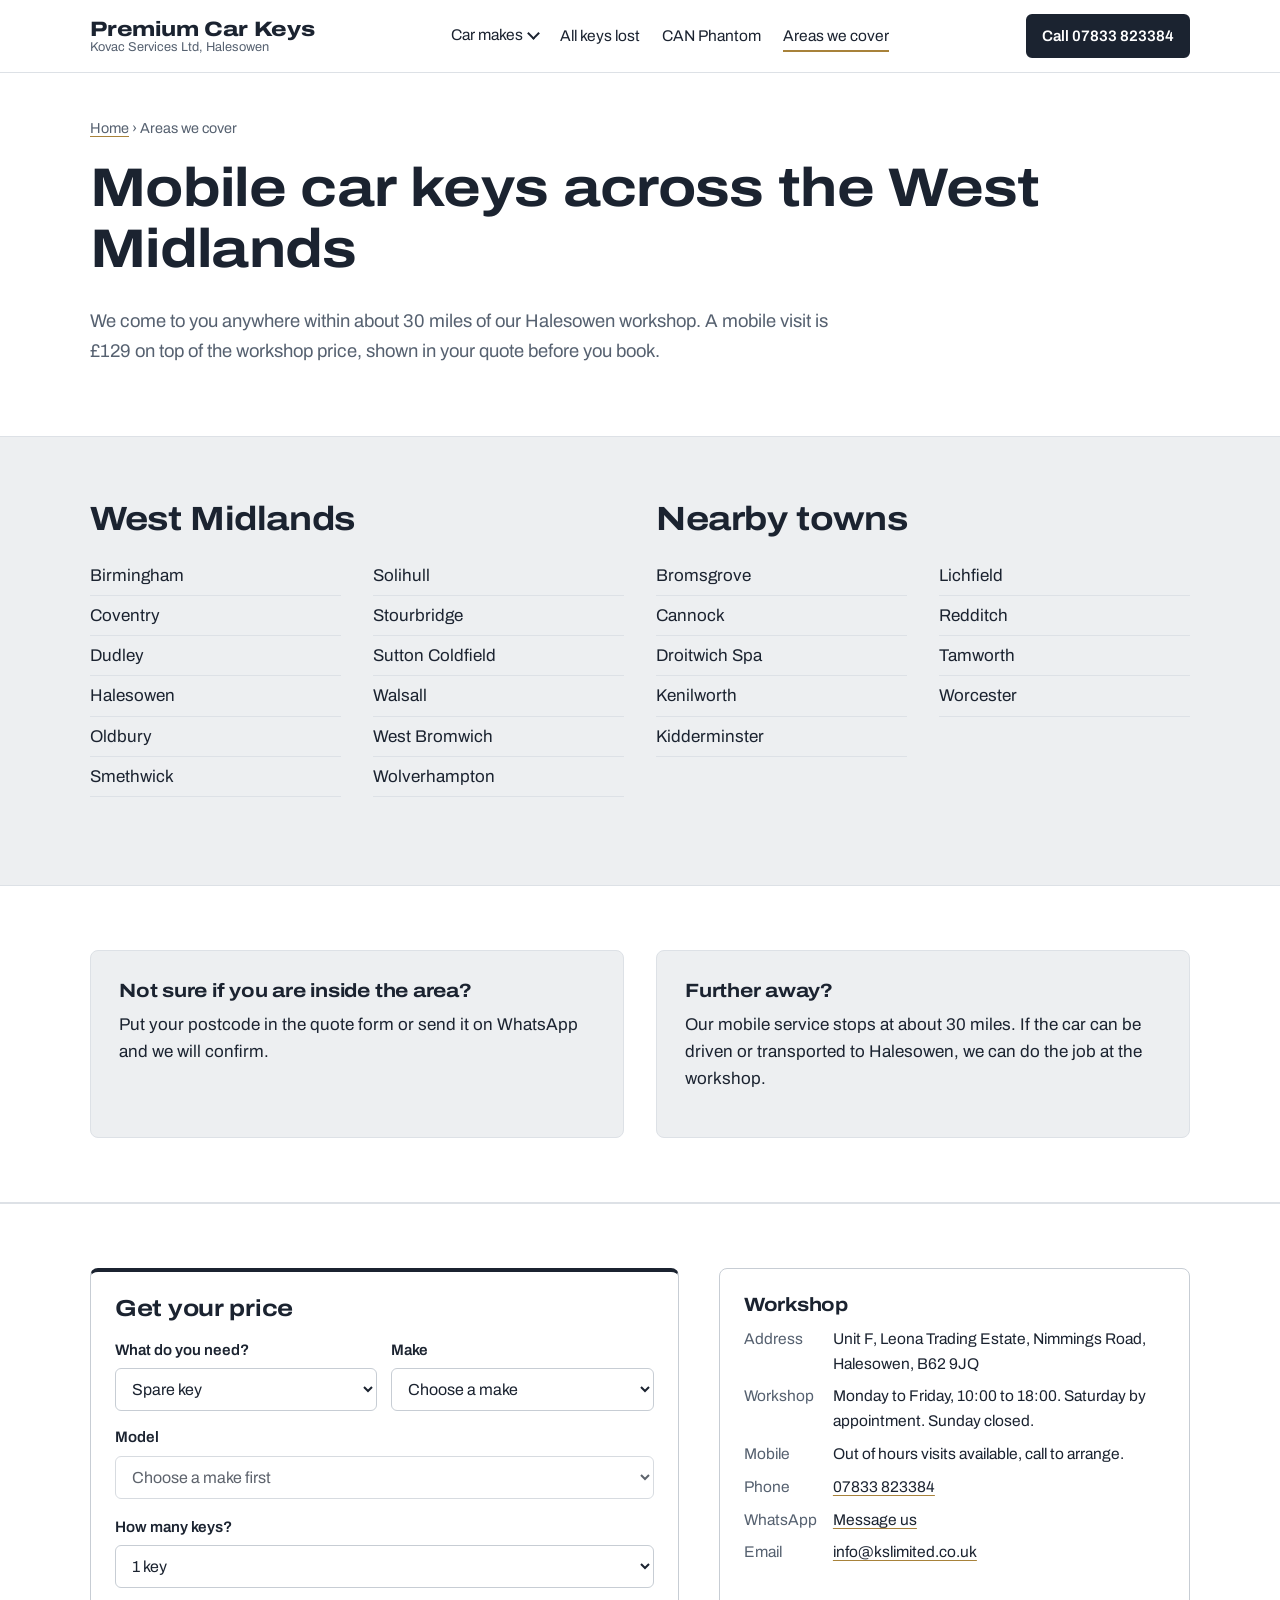
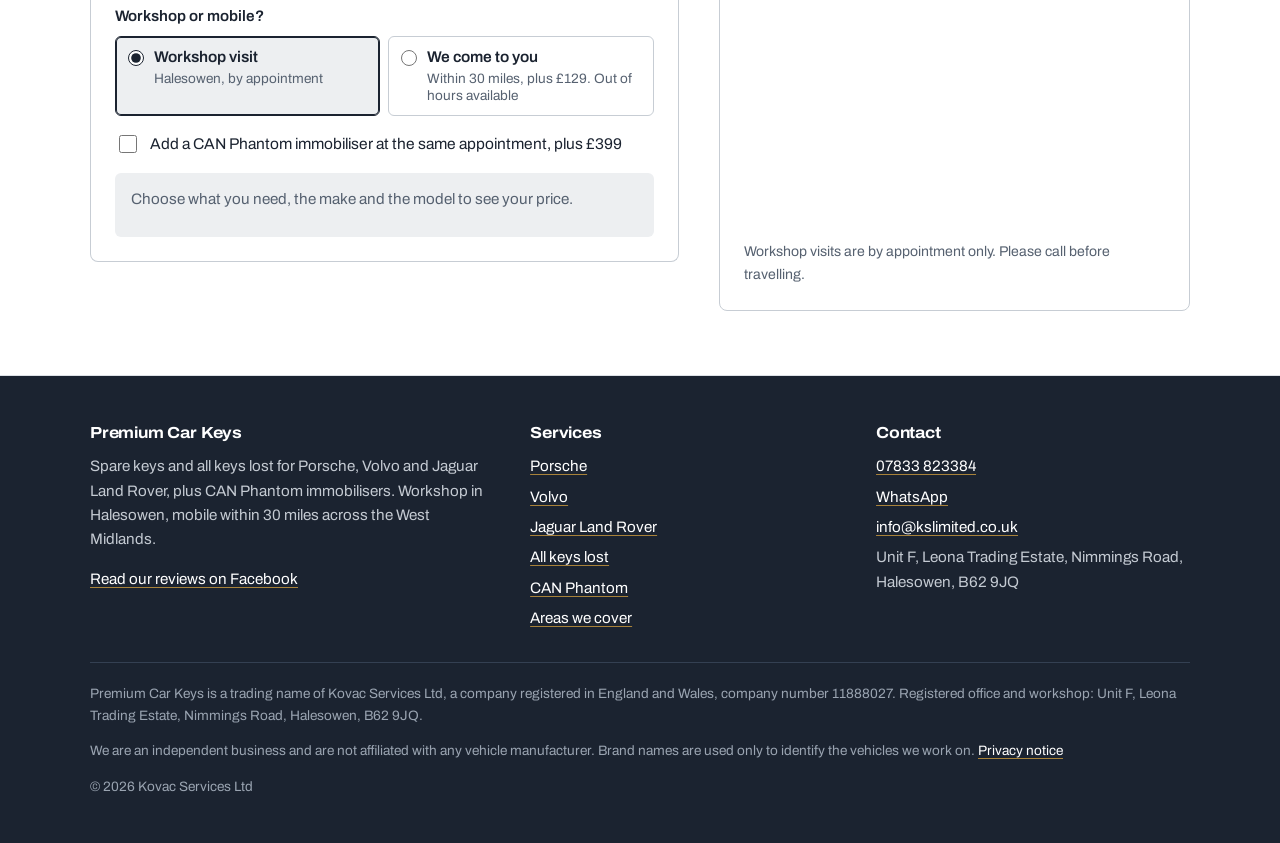
<file: areas-we-cover/index.html>
<!doctype html>
<html lang="en-GB">
<head>
<meta charset="utf-8">
<meta name="viewport" content="width=device-width, initial-scale=1">
<title>Mobile Car Keys Across the West Midlands | Premium Car Keys</title>
<meta name="description" content="Mobile spare keys and all keys lost for Porsche, Volvo and Jaguar Land Rover within about 30 miles of Halesowen, plus £129. Birmingham, the Black Country, Solihull, Coventry and more.">
<link rel="canonical" href="https://premiumcarkeys.co.uk/areas-we-cover/">
<meta name="robots" content="index,follow,max-image-preview:large">
<meta name="theme-color" content="#1b2330">
<meta property="og:type" content="website">
<meta property="og:locale" content="en_GB">
<meta property="og:site_name" content="Premium Car Keys">
<meta property="og:title" content="Mobile Car Keys Across the West Midlands | Premium Car Keys">
<meta property="og:description" content="Mobile spare keys and all keys lost for Porsche, Volvo and Jaguar Land Rover within about 30 miles of Halesowen, plus £129. Birmingham, the Black Country, Solihull, Coventry and more.">
<meta property="og:url" content="https://premiumcarkeys.co.uk/areas-we-cover/">
<meta property="og:image" content="https://premiumcarkeys.co.uk/images/og-premium-car-keys.jpg">
<meta property="og:image:width" content="1200">
<meta property="og:image:height" content="630">
<meta name="twitter:card" content="summary_large_image">
<link rel="icon" href="/favicon.svg" type="image/svg+xml">
<link rel="apple-touch-icon" href="/images/logo.png">
<link rel="preconnect" href="https://fonts.googleapis.com">
<link rel="preconnect" href="https://fonts.gstatic.com" crossorigin>
<link href="https://fonts.googleapis.com/css2?family=Archivo:wdth,wght@100..125,400..800&display=swap" rel="stylesheet">
<link rel="stylesheet" href="/assets/site.css?v=5f63bdc961">
<script type="application/ld+json">{"@context": "https://schema.org", "@graph": [{"@type": ["Locksmith", "AutomotiveBusiness"], "@id": "https://premiumcarkeys.co.uk/#business", "name": "Premium Car Keys", "legalName": "Kovac Services Ltd", "url": "https://premiumcarkeys.co.uk/", "logo": "https://premiumcarkeys.co.uk/images/logo.png", "image": "https://premiumcarkeys.co.uk/images/og-premium-car-keys.jpg", "telephone": "+447833823384", "email": "info@kslimited.co.uk", "priceRange": "£170 to £928", "description": "Spare keys and all keys lost for Porsche, Volvo and Jaguar Land Rover, plus CAN Phantom immobilisers. Workshop in Halesowen by appointment, mobile within 30 miles across the West Midlands.", "address": {"@type": "PostalAddress", "streetAddress": "Unit F, Leona Trading Estate, Nimmings Road", "addressLocality": "Halesowen", "addressRegion": "West Midlands", "postalCode": "B62 9JQ", "addressCountry": "GB"}, "geo": {"@type": "GeoCoordinates", "latitude": 52.47251, "longitude": -2.03224}, "hasMap": "https://www.google.com/maps?q=52.47251,-2.03224", "areaServed": {"@type": "GeoCircle", "geoMidpoint": {"@type": "GeoCoordinates", "latitude": 52.47251, "longitude": -2.03224}, "geoRadius": "48280"}, "openingHoursSpecification": [{"@type": "OpeningHoursSpecification", "dayOfWeek": ["Monday", "Tuesday", "Wednesday", "Thursday", "Friday"], "opens": "10:00", "closes": "18:00"}], "hasOfferCatalog": {"@type": "OfferCatalog", "name": "Car key services", "itemListElement": [{"@type": "Offer", "priceCurrency": "GBP", "url": "https://premiumcarkeys.co.uk/porsche-car-keys/", "itemOffered": {"@type": "Service", "name": "Porsche spare key"}, "price": "250"}, {"@type": "Offer", "priceCurrency": "GBP", "url": "https://premiumcarkeys.co.uk/volvo-car-keys/", "itemOffered": {"@type": "Service", "name": "Volvo spare key"}, "price": "220"}, {"@type": "Offer", "priceCurrency": "GBP", "url": "https://premiumcarkeys.co.uk/jaguar-land-rover-car-keys/", "itemOffered": {"@type": "Service", "name": "Jaguar Land Rover spare key"}, "price": "170"}, {"@type": "Offer", "priceCurrency": "GBP", "url": "https://premiumcarkeys.co.uk/", "itemOffered": {"@type": "Service", "name": "Additional key at the same visit"}, "price": "99"}, {"@type": "Offer", "priceCurrency": "GBP", "url": "https://premiumcarkeys.co.uk/all-keys-lost/", "itemOffered": {"@type": "Service", "name": "All keys lost, car locked"}, "price": "799"}, {"@type": "Offer", "priceCurrency": "GBP", "url": "https://premiumcarkeys.co.uk/all-keys-lost/", "itemOffered": {"@type": "Service", "name": "All keys lost, car open"}, "price": "699"}, {"@type": "Offer", "priceCurrency": "GBP", "url": "https://premiumcarkeys.co.uk/can-phantom-immobiliser/", "itemOffered": {"@type": "Service", "name": "CAN Phantom immobiliser fitted"}, "price": "449"}, {"@type": "Offer", "priceCurrency": "GBP", "url": "https://premiumcarkeys.co.uk/can-phantom-immobiliser/", "itemOffered": {"@type": "Service", "name": "CAN Phantom fitted with key work"}, "price": "399"}, {"@type": "Offer", "priceCurrency": "GBP", "url": "https://premiumcarkeys.co.uk/areas-we-cover/", "itemOffered": {"@type": "Service", "name": "Mobile visit within 30 miles of Halesowen"}, "price": "129"}]}, "sameAs": ["FACEBOOK_PAGE_URL"]}, {"@type": "BreadcrumbList", "itemListElement": [{"@type": "ListItem", "position": 1, "name": "Home", "item": "https://premiumcarkeys.co.uk/"}, {"@type": "ListItem", "position": 2, "name": "Areas we cover", "item": "https://premiumcarkeys.co.uk/areas-we-cover/"}]}]}</script>
<script>document.documentElement.classList.add("js")</script>
</head>
<body>
<a class="skip" href="#main">Skip to content</a>
<header class="site-head">
  <div class="wrap head-row">
    <a class="brand" href="/" aria-label="Premium Car Keys home">
      <span class="brand-name">Premium Car Keys</span>
      <span class="brand-sub">Kovac Services Ltd, Halesowen</span>
    </a>
    <button class="menu-btn" type="button" aria-expanded="false" aria-controls="site-nav">
      <span class="menu-icon" aria-hidden="true"></span>Menu
    </button>
    <nav class="main-nav" id="site-nav" aria-label="Main">
      <ul class="nav-list">
        <li class="has-sub">
          <button class="sub-btn" type="button" aria-expanded="false" aria-controls="makes-menu">Car makes</button>
          <ul class="sub" id="makes-menu"><li><a href="/porsche-car-keys/">Porsche</a></li><li><a href="/volvo-car-keys/">Volvo</a></li><li><a href="/jaguar-land-rover-car-keys/">Jaguar Land Rover</a></li></ul>
        </li>
        <li><a href="/all-keys-lost/">All keys lost</a></li><li><a href="/can-phantom-immobiliser/">CAN Phantom</a></li><li><a href="/areas-we-cover/" aria-current="page">Areas we cover</a></li>
        <li class="nav-call"><a class="btn" href="tel:+447833823384">Call 07833 823384</a></li>
      </ul>
    </nav>
    <a class="btn btn-small head-call" href="tel:+447833823384">Call 07833 823384</a>
  </div>
</header>
<main id="main">
<section class="page-hero">
  <div class="wrap">
    <p class="crumbs"><a href="/">Home</a> <span aria-hidden="true">&rsaquo;</span> Areas we cover</p>
    <h1>Mobile car keys across the West Midlands</h1>
    <p class="lede">We come to you anywhere within about 30 miles of our Halesowen workshop. A mobile visit is £129 on top of the workshop price, shown in your quote before you book.</p>
  </div>
</section>
<section class="sec" aria-labelledby="c-h">
  <div class="wrap split">
    <div><h2 id="c-h">West Midlands</h2><ul class="towns" style="columns:2 160px"><li>Birmingham</li><li>Coventry</li><li>Dudley</li><li>Halesowen</li><li>Oldbury</li><li>Smethwick</li><li>Solihull</li><li>Stourbridge</li><li>Sutton Coldfield</li><li>Walsall</li><li>West Bromwich</li><li>Wolverhampton</li></ul></div>
    <div><h2>Nearby towns</h2><ul class="towns" style="columns:2 160px"><li>Bromsgrove</li><li>Cannock</li><li>Droitwich Spa</li><li>Kenilworth</li><li>Kidderminster</li><li>Lichfield</li><li>Redditch</li><li>Tamworth</li><li>Worcester</li></ul></div>
  </div>
</section>
<section class="sec sec-white">
  <div class="wrap split">
    <div class="panel"><h3>Not sure if you are inside the area?</h3><p>Put your postcode in the quote form or send it on WhatsApp and we will confirm.</p></div>
    <div class="panel"><h3>Further away?</h3><p>Our mobile service stops at about 30 miles. If the car can be driven or transported to Halesowen, we can do the job at the workshop.</p></div>
  </div>
</section>
<section class="sec sec-white" id="quote">
  <div class="wrap quote-grid">
    <form class="builder" data-builder data-make="" data-service="spare" novalidate aria-labelledby="b-h">
  <h2 id="b-h">Get your price</h2>
  <div class="b-grid">
    <div class="field"><label for="b-service">What do you need?</label>
      <select id="b-service" name="service" required>
        <option value="spare" selected>Spare key</option>
        <option value="akl">All keys lost</option>
        <option value="canphantom">CAN Phantom only</option>
      </select></div>
    <div class="field"><label for="b-make">Make</label><select id="b-make" name="make" required><option value="">Choose a make</option></select></div>
    <div class="field full" style="grid-column:1 / -1"><label for="b-model">Model</label><select id="b-model" name="model" required disabled><option value="">Choose a make first</option></select></div>
  </div>
  <fieldset data-show="akl"><legend>Is the car locked or open?</legend>
    <div class="choice">
      <label><input type="radio" name="state" value="locked" checked>Car locked<small>£799</small></label>
      <label><input type="radio" name="state" value="open">Car open<small>£699</small></label>
    </div></fieldset>
  <div class="field" data-show="spare"><label for="b-keys">How many keys?</label>
    <select id="b-keys" name="keys">
      <option value="1">1 key</option><option value="2">2 keys, extra key £99</option>
      <option value="3">3 keys, extra keys £99 each</option><option value="4">4 keys, extra keys £99 each</option>
    </select></div>
  <fieldset><legend>Workshop or mobile?</legend>
    <div class="choice">
      <label><input type="radio" name="where" value="workshop" checked>Workshop visit<small>Halesowen, by appointment</small></label>
      <label><input type="radio" name="where" value="mobile">We come to you<small>Within 30 miles, plus £129. Out of hours available</small></label>
    </div></fieldset>
  <label class="check" data-show="spare akl"><input type="checkbox" name="cp">Add a CAN Phantom immobiliser at the same appointment, plus £399</label>
  <div class="b-price" data-price aria-live="polite"><p class="b-empty">Choose what you need, the make and the model to see your price.</p></div>
  <noscript><p class="b-note">The price calculator needs JavaScript. Call or WhatsApp 07833 823384 for a price.</p></noscript>
  <div class="b-contact" hidden>
    <h3>Send this quote</h3>
    <div class="form">
      <div class="field"><label for="b-name">Name</label><input id="b-name" name="name" autocomplete="name" required></div>
      <div class="field"><label for="b-phone">Phone or WhatsApp</label><input id="b-phone" name="phone" type="tel" autocomplete="tel" required></div>
      <div class="field"><label for="b-reg">Registration</label><input id="b-reg" name="reg" autocapitalize="characters" required></div>
      <div class="field"><label for="b-postcode">Postcode</label><input id="b-postcode" name="postcode" autocomplete="postal-code" required></div>
      <div class="field full"><label for="b-email">Email (optional)</label><input id="b-email" name="email" type="email" autocomplete="email"></div>
      <div class="field full"><label for="b-msg">Anything else? (optional)</label><textarea id="b-msg" name="message" rows="2" style="min-height:64px"></textarea></div>
      <p class="form-note">WhatsApp opens with your quote filled in, nothing is sent until you press send. See our <a href="/privacy/">privacy notice</a>.</p>
      <div class="form-actions">
        <button class="btn btn-wa" type="submit">Send on WhatsApp</button>
        <button class="btn btn-line" type="button" data-email>Send by email</button>
      </div>
      <p class="form-note" data-status aria-live="polite"></p>
    </div>
  </div>
</form>

    <aside class="info-block" aria-label="Workshop details">
  <h3>Workshop</h3>
  <dl>
    <dt>Address</dt><dd>Unit F, Leona Trading Estate, Nimmings Road, Halesowen, B62 9JQ</dd>
    <dt>Workshop</dt><dd>Monday to Friday, 10:00 to 18:00. Saturday by appointment. Sunday closed.</dd>
    <dt>Mobile</dt><dd>Out of hours visits available, call to arrange.</dd>
    <dt>Phone</dt><dd><a href="tel:+447833823384">07833 823384</a></dd>
    <dt>WhatsApp</dt><dd><a href="https://wa.me/447833823384">Message us</a></dd>
    <dt>Email</dt><dd><a href="mailto:info@kslimited.co.uk">info@kslimited.co.uk</a></dd>
  </dl>
  <iframe class="map" title="Map of the Premium Car Keys workshop in Halesowen" loading="lazy" referrerpolicy="no-referrer-when-downgrade" src="https://maps.google.com/maps?q=52.47251,-2.03224&amp;z=15&amp;output=embed"></iframe>
  <p class="form-note" style="margin-top:12px">Workshop visits are by appointment only. Please call before travelling.</p>
</aside>
  </div>
</section>
</main>
<footer class="site-foot">
  <div class="wrap">
    <div class="foot-grid">
      <div>
        <h2>Premium Car Keys</h2>
        <p>Spare keys and all keys lost for Porsche, Volvo and Jaguar Land Rover, plus CAN Phantom immobilisers. Workshop in Halesowen, mobile within 30 miles across the West Midlands.</p>
        <p><a href="FACEBOOK_PAGE_URL" rel="noopener">Read our reviews on Facebook</a></p>
      </div>
      <div><h2>Services</h2><ul><li><a href="/porsche-car-keys/">Porsche</a></li><li><a href="/volvo-car-keys/">Volvo</a></li><li><a href="/jaguar-land-rover-car-keys/">Jaguar Land Rover</a></li><li><a href="/all-keys-lost/">All keys lost</a></li><li><a href="/can-phantom-immobiliser/">CAN Phantom</a></li><li><a href="/areas-we-cover/">Areas we cover</a></li></ul></div>
      <div><h2>Contact</h2><ul>
        <li><a href="tel:+447833823384">07833 823384</a></li>
        <li><a href="https://wa.me/447833823384">WhatsApp</a></li>
        <li><a href="mailto:info@kslimited.co.uk">info@kslimited.co.uk</a></li>
        <li>Unit F, Leona Trading Estate, Nimmings Road, Halesowen, B62 9JQ</li>
      </ul></div>
    </div>
    <div class="legal">
      <p>Premium Car Keys is a trading name of Kovac Services Ltd, a company registered in England and Wales, company number 11888027. Registered office and workshop: Unit F, Leona Trading Estate, Nimmings Road, Halesowen, B62 9JQ.</p>
      <p>We are an independent business and are not affiliated with any vehicle manufacturer. Brand names are used only to identify the vehicles we work on. <a href="/privacy/">Privacy notice</a></p>
      <p>&copy; 2026 Kovac Services Ltd</p>
    </div>
  </div>
</footer>
<div class="mobile-bar">
  <a class="btn" href="tel:+447833823384">Call</a>
  <a class="btn btn-wa" href="https://wa.me/447833823384">WhatsApp</a>
</div>
<script src="/assets/catalogue.js?v=3f69168c76" defer></script>
<script src="/assets/builder.js?v=04033154d0" defer></script>
<script src="/assets/nav.js?v=b443f56739" defer></script>
</body>
</html>
</file>
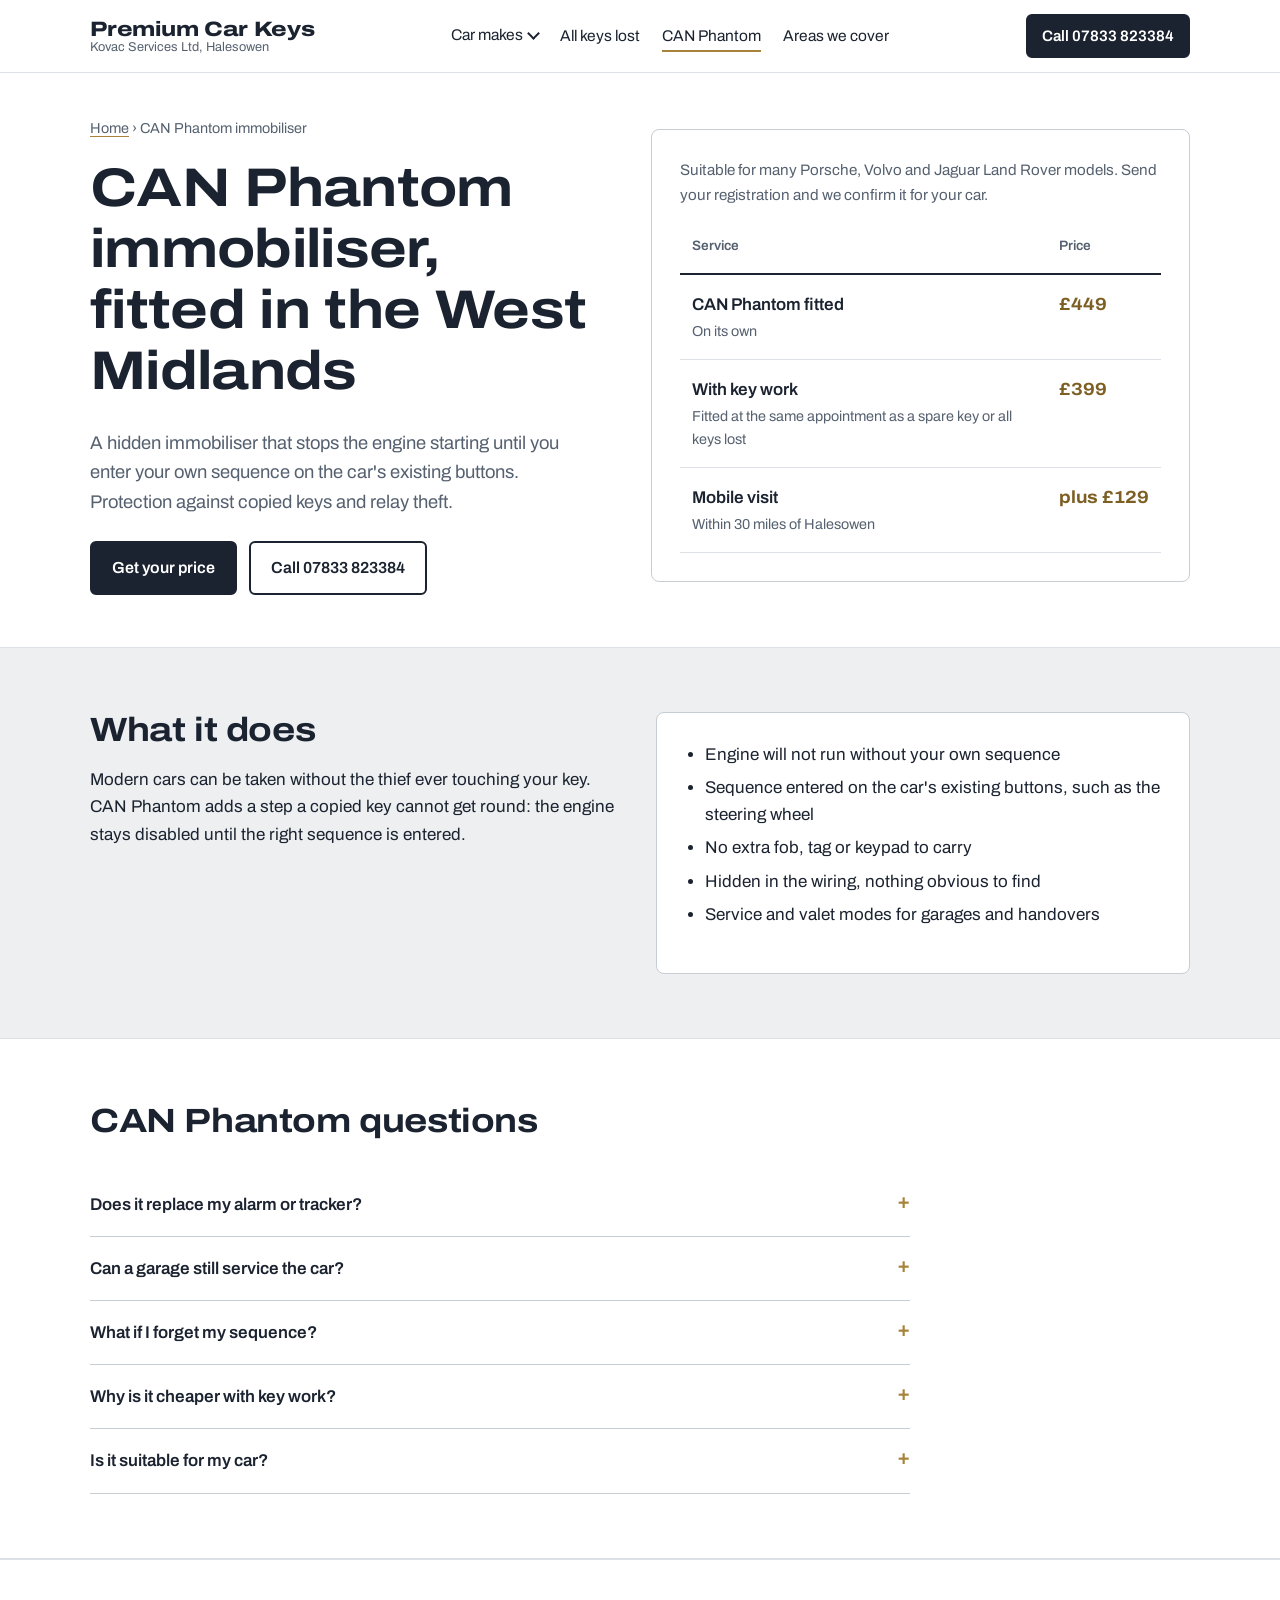
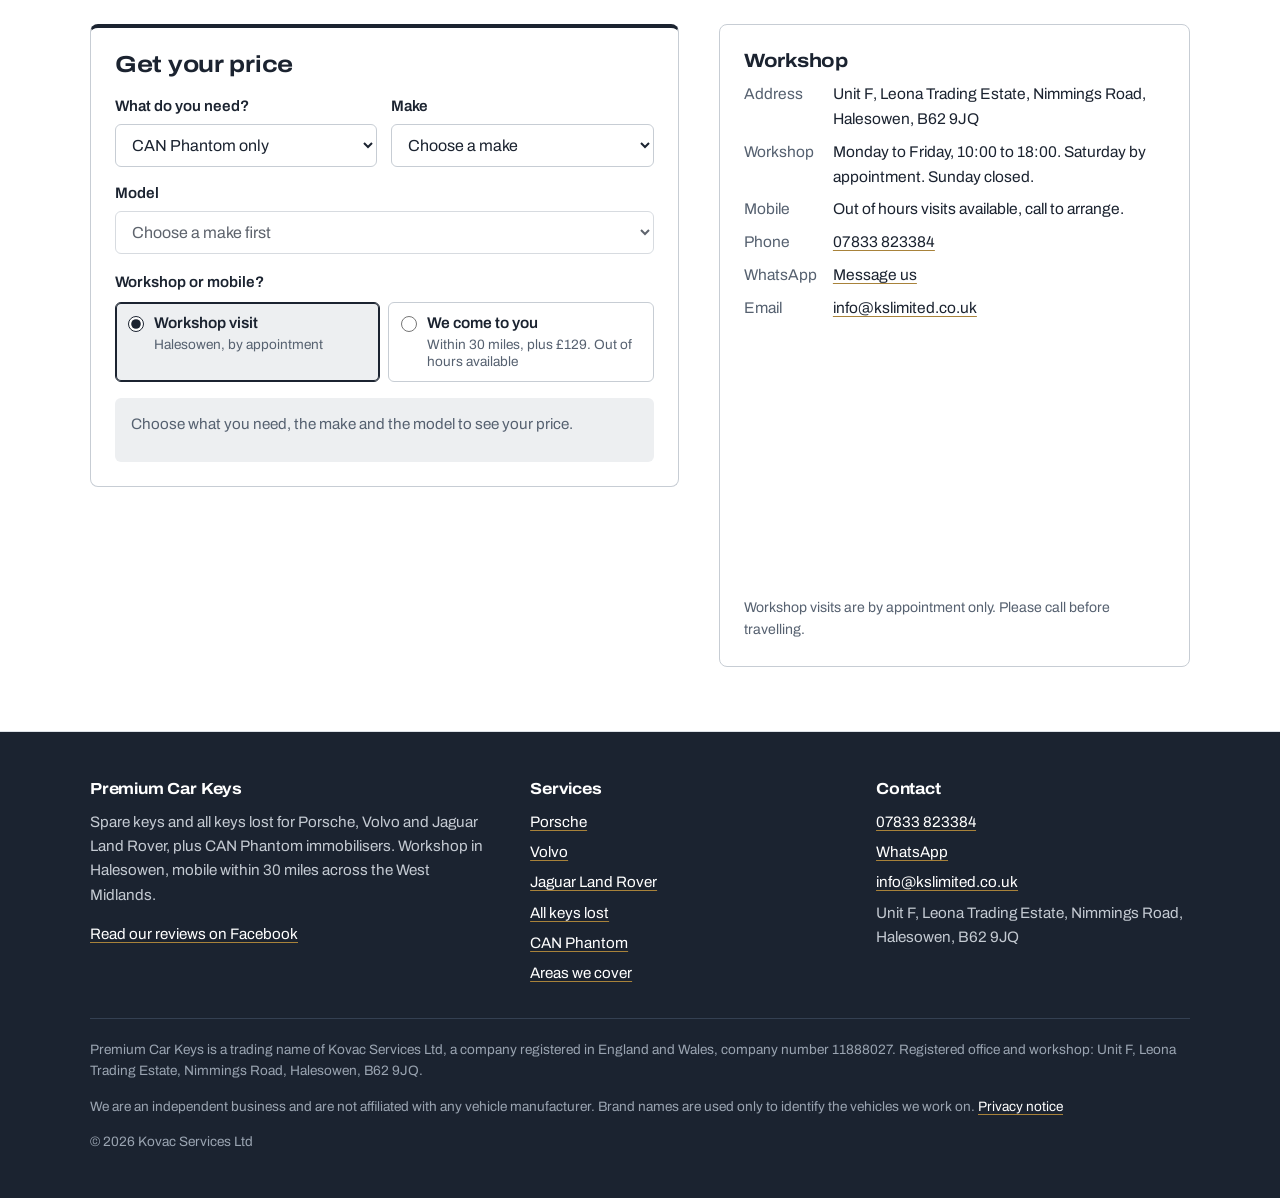
<file: can-phantom-immobiliser/index.html>
<!doctype html>
<html lang="en-GB">
<head>
<meta charset="utf-8">
<meta name="viewport" content="width=device-width, initial-scale=1">
<title>CAN Phantom Immobiliser Fitted £449 | Halesowen, West Midlands</title>
<meta name="description" content="CAN Phantom immobiliser fitted for £449, or £399 with key work, on Porsche, Volvo and Jaguar Land Rover. Halesowen workshop or mobile within 30 miles.">
<link rel="canonical" href="https://premiumcarkeys.co.uk/can-phantom-immobiliser/">
<meta name="robots" content="index,follow,max-image-preview:large">
<meta name="theme-color" content="#1b2330">
<meta property="og:type" content="website">
<meta property="og:locale" content="en_GB">
<meta property="og:site_name" content="Premium Car Keys">
<meta property="og:title" content="CAN Phantom Immobiliser Fitted £449 | Halesowen, West Midlands">
<meta property="og:description" content="CAN Phantom immobiliser fitted for £449, or £399 with key work, on Porsche, Volvo and Jaguar Land Rover. Halesowen workshop or mobile within 30 miles.">
<meta property="og:url" content="https://premiumcarkeys.co.uk/can-phantom-immobiliser/">
<meta property="og:image" content="https://premiumcarkeys.co.uk/images/og-premium-car-keys.jpg">
<meta property="og:image:width" content="1200">
<meta property="og:image:height" content="630">
<meta name="twitter:card" content="summary_large_image">
<link rel="icon" href="/favicon.svg" type="image/svg+xml">
<link rel="apple-touch-icon" href="/images/logo.png">
<link rel="preconnect" href="https://fonts.googleapis.com">
<link rel="preconnect" href="https://fonts.gstatic.com" crossorigin>
<link href="https://fonts.googleapis.com/css2?family=Archivo:wdth,wght@100..125,400..800&display=swap" rel="stylesheet">
<link rel="stylesheet" href="/assets/site.css?v=5f63bdc961">
<script type="application/ld+json">{"@context": "https://schema.org", "@graph": [{"@type": ["Locksmith", "AutomotiveBusiness"], "@id": "https://premiumcarkeys.co.uk/#business", "name": "Premium Car Keys", "legalName": "Kovac Services Ltd", "url": "https://premiumcarkeys.co.uk/", "logo": "https://premiumcarkeys.co.uk/images/logo.png", "image": "https://premiumcarkeys.co.uk/images/og-premium-car-keys.jpg", "telephone": "+447833823384", "email": "info@kslimited.co.uk", "priceRange": "£170 to £928", "description": "Spare keys and all keys lost for Porsche, Volvo and Jaguar Land Rover, plus CAN Phantom immobilisers. Workshop in Halesowen by appointment, mobile within 30 miles across the West Midlands.", "address": {"@type": "PostalAddress", "streetAddress": "Unit F, Leona Trading Estate, Nimmings Road", "addressLocality": "Halesowen", "addressRegion": "West Midlands", "postalCode": "B62 9JQ", "addressCountry": "GB"}, "geo": {"@type": "GeoCoordinates", "latitude": 52.47251, "longitude": -2.03224}, "hasMap": "https://www.google.com/maps?q=52.47251,-2.03224", "areaServed": {"@type": "GeoCircle", "geoMidpoint": {"@type": "GeoCoordinates", "latitude": 52.47251, "longitude": -2.03224}, "geoRadius": "48280"}, "openingHoursSpecification": [{"@type": "OpeningHoursSpecification", "dayOfWeek": ["Monday", "Tuesday", "Wednesday", "Thursday", "Friday"], "opens": "10:00", "closes": "18:00"}], "hasOfferCatalog": {"@type": "OfferCatalog", "name": "Car key services", "itemListElement": [{"@type": "Offer", "priceCurrency": "GBP", "url": "https://premiumcarkeys.co.uk/porsche-car-keys/", "itemOffered": {"@type": "Service", "name": "Porsche spare key"}, "price": "250"}, {"@type": "Offer", "priceCurrency": "GBP", "url": "https://premiumcarkeys.co.uk/volvo-car-keys/", "itemOffered": {"@type": "Service", "name": "Volvo spare key"}, "price": "220"}, {"@type": "Offer", "priceCurrency": "GBP", "url": "https://premiumcarkeys.co.uk/jaguar-land-rover-car-keys/", "itemOffered": {"@type": "Service", "name": "Jaguar Land Rover spare key"}, "price": "170"}, {"@type": "Offer", "priceCurrency": "GBP", "url": "https://premiumcarkeys.co.uk/", "itemOffered": {"@type": "Service", "name": "Additional key at the same visit"}, "price": "99"}, {"@type": "Offer", "priceCurrency": "GBP", "url": "https://premiumcarkeys.co.uk/all-keys-lost/", "itemOffered": {"@type": "Service", "name": "All keys lost, car locked"}, "price": "799"}, {"@type": "Offer", "priceCurrency": "GBP", "url": "https://premiumcarkeys.co.uk/all-keys-lost/", "itemOffered": {"@type": "Service", "name": "All keys lost, car open"}, "price": "699"}, {"@type": "Offer", "priceCurrency": "GBP", "url": "https://premiumcarkeys.co.uk/can-phantom-immobiliser/", "itemOffered": {"@type": "Service", "name": "CAN Phantom immobiliser fitted"}, "price": "449"}, {"@type": "Offer", "priceCurrency": "GBP", "url": "https://premiumcarkeys.co.uk/can-phantom-immobiliser/", "itemOffered": {"@type": "Service", "name": "CAN Phantom fitted with key work"}, "price": "399"}, {"@type": "Offer", "priceCurrency": "GBP", "url": "https://premiumcarkeys.co.uk/areas-we-cover/", "itemOffered": {"@type": "Service", "name": "Mobile visit within 30 miles of Halesowen"}, "price": "129"}]}, "sameAs": ["FACEBOOK_PAGE_URL"]}, {"@type": "Service", "name": "CAN Phantom immobiliser installation", "description": "CAN Phantom immobiliser fitted for £449, or £399 with key work, on Porsche, Volvo and Jaguar Land Rover. Halesowen workshop or mobile within 30 miles.", "url": "https://premiumcarkeys.co.uk/can-phantom-immobiliser/", "serviceType": "Automotive locksmith", "provider": {"@id": "https://premiumcarkeys.co.uk/#business"}, "areaServed": {"@type": "GeoCircle", "geoMidpoint": {"@type": "GeoCoordinates", "latitude": 52.47251, "longitude": -2.03224}, "geoRadius": "48280"}, "offers": [{"@type": "Offer", "priceCurrency": "GBP", "url": "https://premiumcarkeys.co.uk/can-phantom-immobiliser/", "itemOffered": {"@type": "Service", "name": "CAN Phantom immobiliser fitted"}, "price": "449"}, {"@type": "Offer", "priceCurrency": "GBP", "url": "https://premiumcarkeys.co.uk/can-phantom-immobiliser/", "itemOffered": {"@type": "Service", "name": "CAN Phantom fitted with key work"}, "price": "399"}]}, {"@type": "BreadcrumbList", "itemListElement": [{"@type": "ListItem", "position": 1, "name": "Home", "item": "https://premiumcarkeys.co.uk/"}, {"@type": "ListItem", "position": 2, "name": "CAN Phantom immobiliser", "item": "https://premiumcarkeys.co.uk/can-phantom-immobiliser/"}]}]}</script>
<script>document.documentElement.classList.add("js")</script>
</head>
<body>
<a class="skip" href="#main">Skip to content</a>
<header class="site-head">
  <div class="wrap head-row">
    <a class="brand" href="/" aria-label="Premium Car Keys home">
      <span class="brand-name">Premium Car Keys</span>
      <span class="brand-sub">Kovac Services Ltd, Halesowen</span>
    </a>
    <button class="menu-btn" type="button" aria-expanded="false" aria-controls="site-nav">
      <span class="menu-icon" aria-hidden="true"></span>Menu
    </button>
    <nav class="main-nav" id="site-nav" aria-label="Main">
      <ul class="nav-list">
        <li class="has-sub">
          <button class="sub-btn" type="button" aria-expanded="false" aria-controls="makes-menu">Car makes</button>
          <ul class="sub" id="makes-menu"><li><a href="/porsche-car-keys/">Porsche</a></li><li><a href="/volvo-car-keys/">Volvo</a></li><li><a href="/jaguar-land-rover-car-keys/">Jaguar Land Rover</a></li></ul>
        </li>
        <li><a href="/all-keys-lost/">All keys lost</a></li><li><a href="/can-phantom-immobiliser/" aria-current="page">CAN Phantom</a></li><li><a href="/areas-we-cover/">Areas we cover</a></li>
        <li class="nav-call"><a class="btn" href="tel:+447833823384">Call 07833 823384</a></li>
      </ul>
    </nav>
    <a class="btn btn-small head-call" href="tel:+447833823384">Call 07833 823384</a>
  </div>
</header>
<main id="main">
<section class="page-hero">
  <div class="wrap hero-grid">
    <div>
      <p class="crumbs"><a href="/">Home</a> <span aria-hidden="true">&rsaquo;</span> CAN Phantom immobiliser</p>
      <h1>CAN Phantom immobiliser, fitted in the West Midlands</h1>
      <p class="lede">A hidden immobiliser that stops the engine starting until you enter your own sequence on the car's existing buttons. Protection against copied keys and relay theft.</p>
      <div class="actions">
        <a class="btn" href="#quote">Get your price</a>
        <a class="btn btn-line" href="tel:+447833823384">Call 07833 823384</a>
      </div>
    </div>
    <div class="panel">
      <div class="table-scroll"><table class="prices">
  <caption>Suitable for many Porsche, Volvo and Jaguar Land Rover models. Send your registration and we confirm it for your car.</caption>
  <thead><tr><th scope="col">Service</th><th scope="col">Price</th></tr></thead>
  <tbody><tr><th scope="row">CAN Phantom fitted<small>On its own</small></th><td class="p">£449</td></tr><tr><th scope="row">With key work<small>Fitted at the same appointment as a spare key or all keys lost</small></th><td class="p">£399</td></tr><tr><th scope="row">Mobile visit<small>Within 30 miles of Halesowen</small></th><td class="p">plus £129</td></tr></tbody></table></div>
    </div>
  </div>
</section>

<section class="sec" aria-labelledby="what-h">
  <div class="wrap split">
    <div>
      <h2 id="what-h">What it does</h2>
      <p>Modern cars can be taken without the thief ever touching your key. CAN Phantom adds a step a copied key cannot get round: the engine stays disabled until the right sequence is entered.</p>
    </div>
    <div class="panel"><ul>
      <li>Engine will not run without your own sequence</li>
      <li>Sequence entered on the car's existing buttons, such as the steering wheel</li>
      <li>No extra fob, tag or keypad to carry</li>
      <li>Hidden in the wiring, nothing obvious to find</li>
      <li>Service and valet modes for garages and handovers</li>
    </ul></div>
  </div>
</section>

<section class="sec sec-white" aria-labelledby="faq-h">
  <div class="wrap">
    <div class="sec-head"><h2 id="faq-h">CAN Phantom questions</h2></div>
    <div class="faq"><details><summary>Does it replace my alarm or tracker?</summary><p>No. It adds a separate layer that stops the engine starting. Keep your alarm and tracker.</p></details><details><summary>Can a garage still service the car?</summary><p>Yes. Service and valet modes let you hand the car over without giving out your sequence.</p></details><details><summary>What if I forget my sequence?</summary><p>There is an override for that situation, and we show you how it works at handover.</p></details><details><summary>Why is it cheaper with key work?</summary><p>We are already working on the car's systems, so it is £399 instead of £449.</p></details><details><summary>Is it suitable for my car?</summary><p>It suits many Porsche, Volvo and Jaguar Land Rover models. Send your registration and we will confirm.</p></details></div>
  </div>
</section>
<section class="sec sec-white" id="quote">
  <div class="wrap quote-grid">
    <form class="builder" data-builder data-make="" data-service="canphantom" novalidate aria-labelledby="b-h">
  <h2 id="b-h">Get your price</h2>
  <div class="b-grid">
    <div class="field"><label for="b-service">What do you need?</label>
      <select id="b-service" name="service" required>
        <option value="spare">Spare key</option>
        <option value="akl">All keys lost</option>
        <option value="canphantom" selected>CAN Phantom only</option>
      </select></div>
    <div class="field"><label for="b-make">Make</label><select id="b-make" name="make" required><option value="">Choose a make</option></select></div>
    <div class="field full" style="grid-column:1 / -1"><label for="b-model">Model</label><select id="b-model" name="model" required disabled><option value="">Choose a make first</option></select></div>
  </div>
  <fieldset data-show="akl"><legend>Is the car locked or open?</legend>
    <div class="choice">
      <label><input type="radio" name="state" value="locked" checked>Car locked<small>£799</small></label>
      <label><input type="radio" name="state" value="open">Car open<small>£699</small></label>
    </div></fieldset>
  <div class="field" data-show="spare"><label for="b-keys">How many keys?</label>
    <select id="b-keys" name="keys">
      <option value="1">1 key</option><option value="2">2 keys, extra key £99</option>
      <option value="3">3 keys, extra keys £99 each</option><option value="4">4 keys, extra keys £99 each</option>
    </select></div>
  <fieldset><legend>Workshop or mobile?</legend>
    <div class="choice">
      <label><input type="radio" name="where" value="workshop" checked>Workshop visit<small>Halesowen, by appointment</small></label>
      <label><input type="radio" name="where" value="mobile">We come to you<small>Within 30 miles, plus £129. Out of hours available</small></label>
    </div></fieldset>
  <label class="check" data-show="spare akl"><input type="checkbox" name="cp">Add a CAN Phantom immobiliser at the same appointment, plus £399</label>
  <div class="b-price" data-price aria-live="polite"><p class="b-empty">Choose what you need, the make and the model to see your price.</p></div>
  <noscript><p class="b-note">The price calculator needs JavaScript. Call or WhatsApp 07833 823384 for a price.</p></noscript>
  <div class="b-contact" hidden>
    <h3>Send this quote</h3>
    <div class="form">
      <div class="field"><label for="b-name">Name</label><input id="b-name" name="name" autocomplete="name" required></div>
      <div class="field"><label for="b-phone">Phone or WhatsApp</label><input id="b-phone" name="phone" type="tel" autocomplete="tel" required></div>
      <div class="field"><label for="b-reg">Registration</label><input id="b-reg" name="reg" autocapitalize="characters" required></div>
      <div class="field"><label for="b-postcode">Postcode</label><input id="b-postcode" name="postcode" autocomplete="postal-code" required></div>
      <div class="field full"><label for="b-email">Email (optional)</label><input id="b-email" name="email" type="email" autocomplete="email"></div>
      <div class="field full"><label for="b-msg">Anything else? (optional)</label><textarea id="b-msg" name="message" rows="2" style="min-height:64px"></textarea></div>
      <p class="form-note">WhatsApp opens with your quote filled in, nothing is sent until you press send. See our <a href="/privacy/">privacy notice</a>.</p>
      <div class="form-actions">
        <button class="btn btn-wa" type="submit">Send on WhatsApp</button>
        <button class="btn btn-line" type="button" data-email>Send by email</button>
      </div>
      <p class="form-note" data-status aria-live="polite"></p>
    </div>
  </div>
</form>

    <aside class="info-block" aria-label="Workshop details">
  <h3>Workshop</h3>
  <dl>
    <dt>Address</dt><dd>Unit F, Leona Trading Estate, Nimmings Road, Halesowen, B62 9JQ</dd>
    <dt>Workshop</dt><dd>Monday to Friday, 10:00 to 18:00. Saturday by appointment. Sunday closed.</dd>
    <dt>Mobile</dt><dd>Out of hours visits available, call to arrange.</dd>
    <dt>Phone</dt><dd><a href="tel:+447833823384">07833 823384</a></dd>
    <dt>WhatsApp</dt><dd><a href="https://wa.me/447833823384">Message us</a></dd>
    <dt>Email</dt><dd><a href="mailto:info@kslimited.co.uk">info@kslimited.co.uk</a></dd>
  </dl>
  <iframe class="map" title="Map of the Premium Car Keys workshop in Halesowen" loading="lazy" referrerpolicy="no-referrer-when-downgrade" src="https://maps.google.com/maps?q=52.47251,-2.03224&amp;z=15&amp;output=embed"></iframe>
  <p class="form-note" style="margin-top:12px">Workshop visits are by appointment only. Please call before travelling.</p>
</aside>
  </div>
</section>
</main>
<footer class="site-foot">
  <div class="wrap">
    <div class="foot-grid">
      <div>
        <h2>Premium Car Keys</h2>
        <p>Spare keys and all keys lost for Porsche, Volvo and Jaguar Land Rover, plus CAN Phantom immobilisers. Workshop in Halesowen, mobile within 30 miles across the West Midlands.</p>
        <p><a href="FACEBOOK_PAGE_URL" rel="noopener">Read our reviews on Facebook</a></p>
      </div>
      <div><h2>Services</h2><ul><li><a href="/porsche-car-keys/">Porsche</a></li><li><a href="/volvo-car-keys/">Volvo</a></li><li><a href="/jaguar-land-rover-car-keys/">Jaguar Land Rover</a></li><li><a href="/all-keys-lost/">All keys lost</a></li><li><a href="/can-phantom-immobiliser/">CAN Phantom</a></li><li><a href="/areas-we-cover/">Areas we cover</a></li></ul></div>
      <div><h2>Contact</h2><ul>
        <li><a href="tel:+447833823384">07833 823384</a></li>
        <li><a href="https://wa.me/447833823384">WhatsApp</a></li>
        <li><a href="mailto:info@kslimited.co.uk">info@kslimited.co.uk</a></li>
        <li>Unit F, Leona Trading Estate, Nimmings Road, Halesowen, B62 9JQ</li>
      </ul></div>
    </div>
    <div class="legal">
      <p>Premium Car Keys is a trading name of Kovac Services Ltd, a company registered in England and Wales, company number 11888027. Registered office and workshop: Unit F, Leona Trading Estate, Nimmings Road, Halesowen, B62 9JQ.</p>
      <p>We are an independent business and are not affiliated with any vehicle manufacturer. Brand names are used only to identify the vehicles we work on. <a href="/privacy/">Privacy notice</a></p>
      <p>&copy; 2026 Kovac Services Ltd</p>
    </div>
  </div>
</footer>
<div class="mobile-bar">
  <a class="btn" href="tel:+447833823384">Call</a>
  <a class="btn btn-wa" href="https://wa.me/447833823384">WhatsApp</a>
</div>
<script src="/assets/catalogue.js?v=3f69168c76" defer></script>
<script src="/assets/builder.js?v=04033154d0" defer></script>
<script src="/assets/nav.js?v=b443f56739" defer></script>
</body>
</html>
</file>
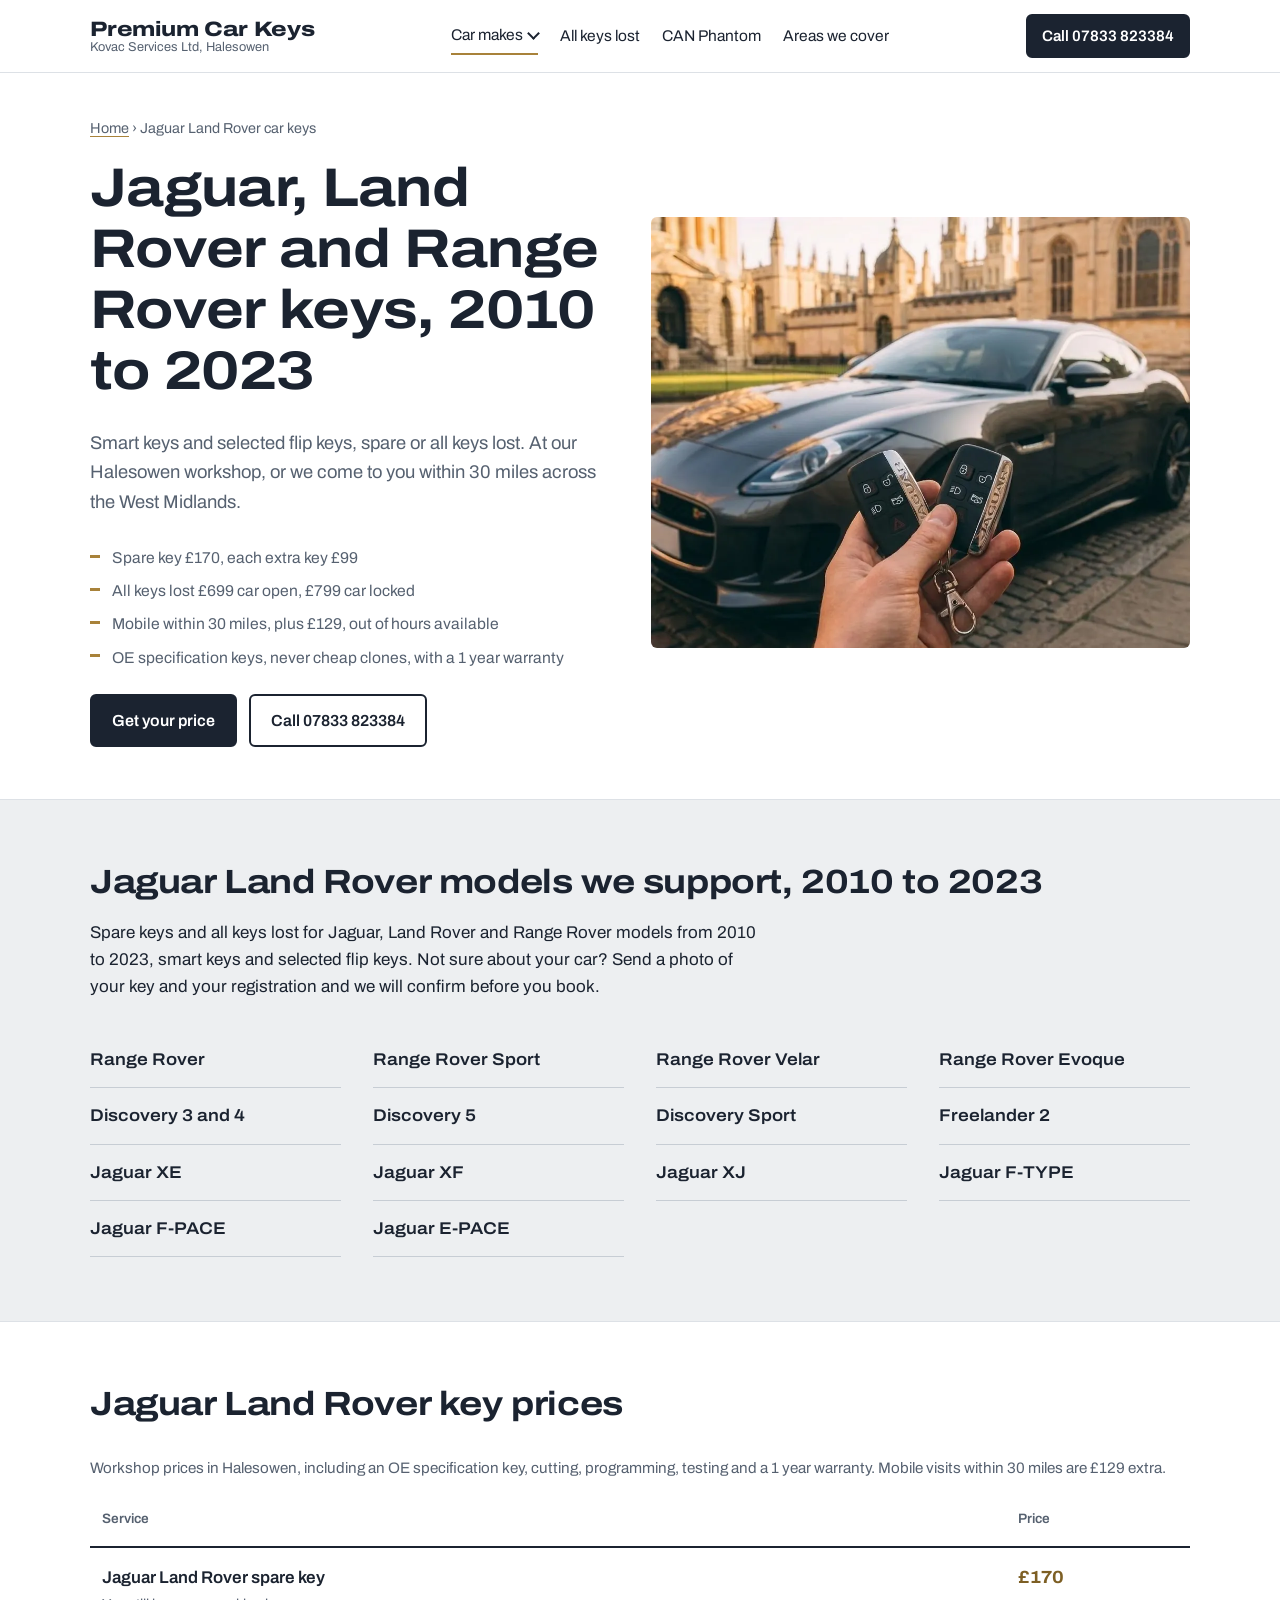
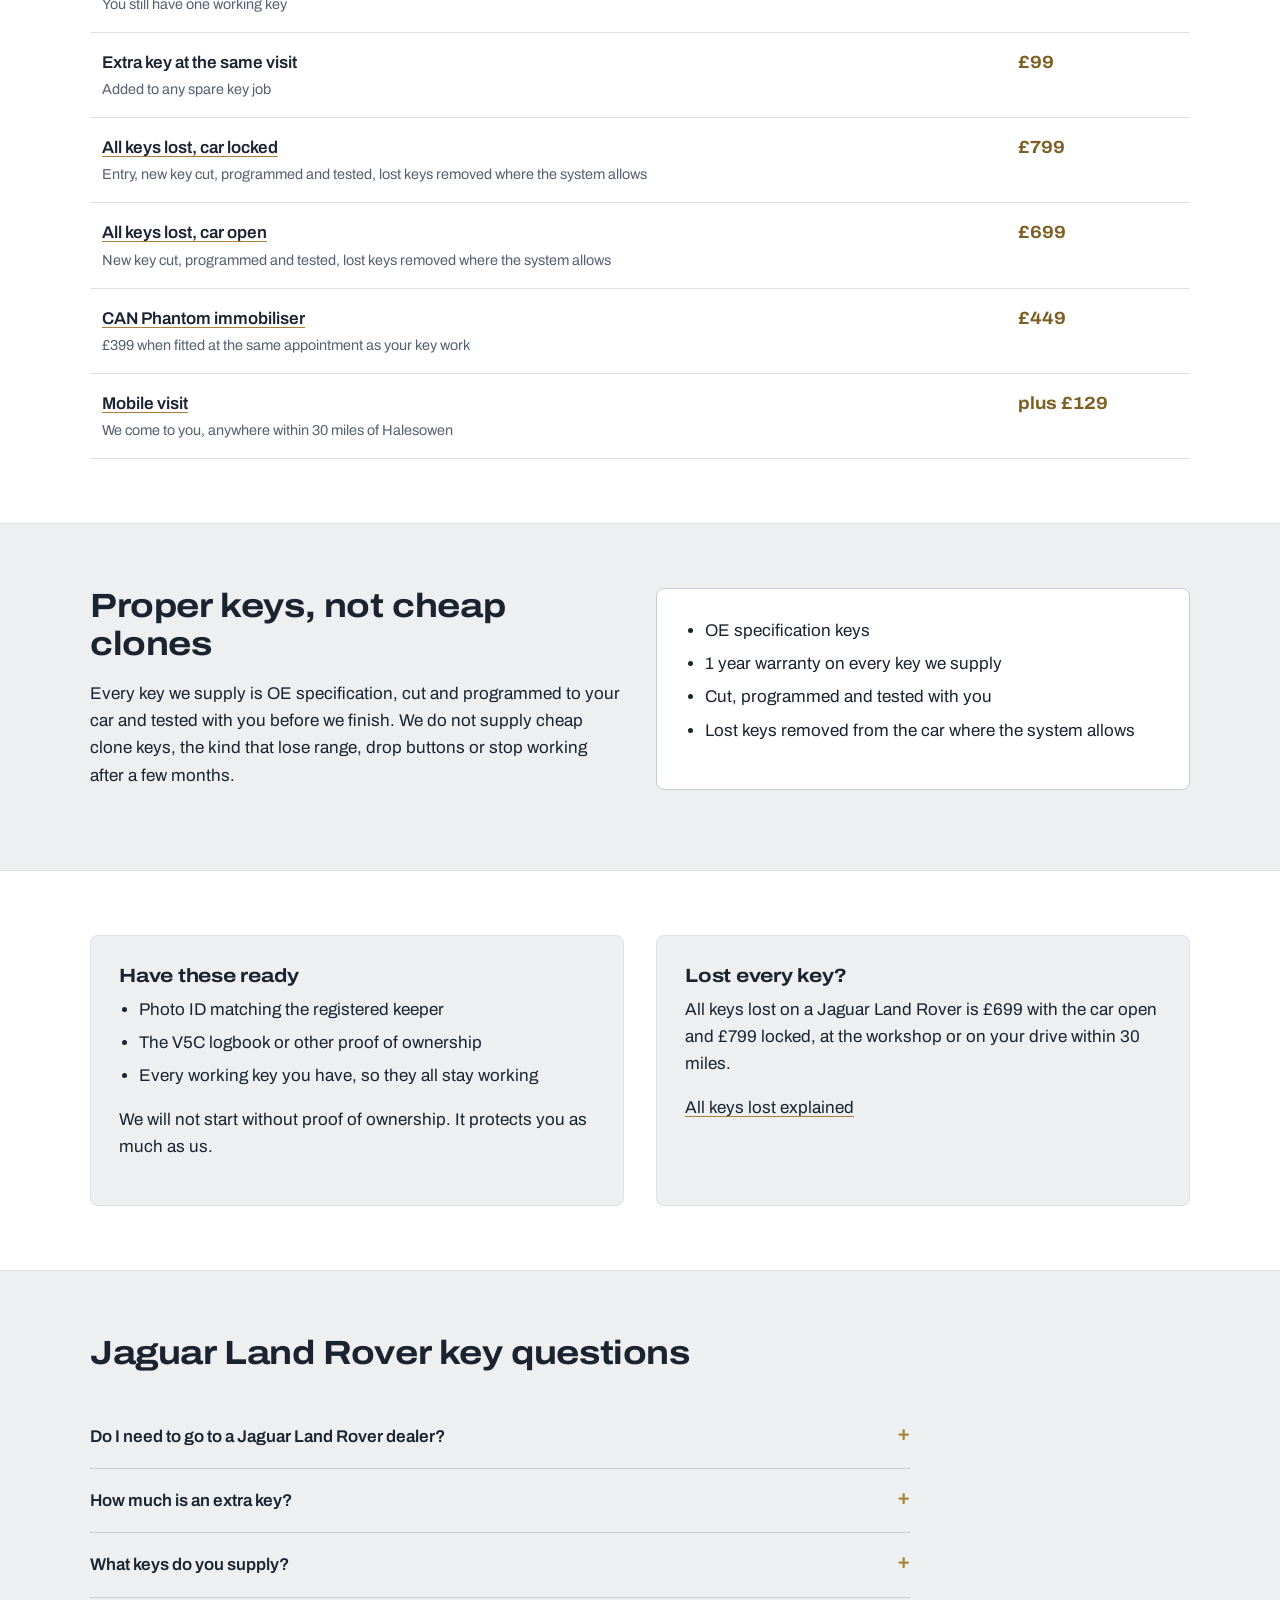
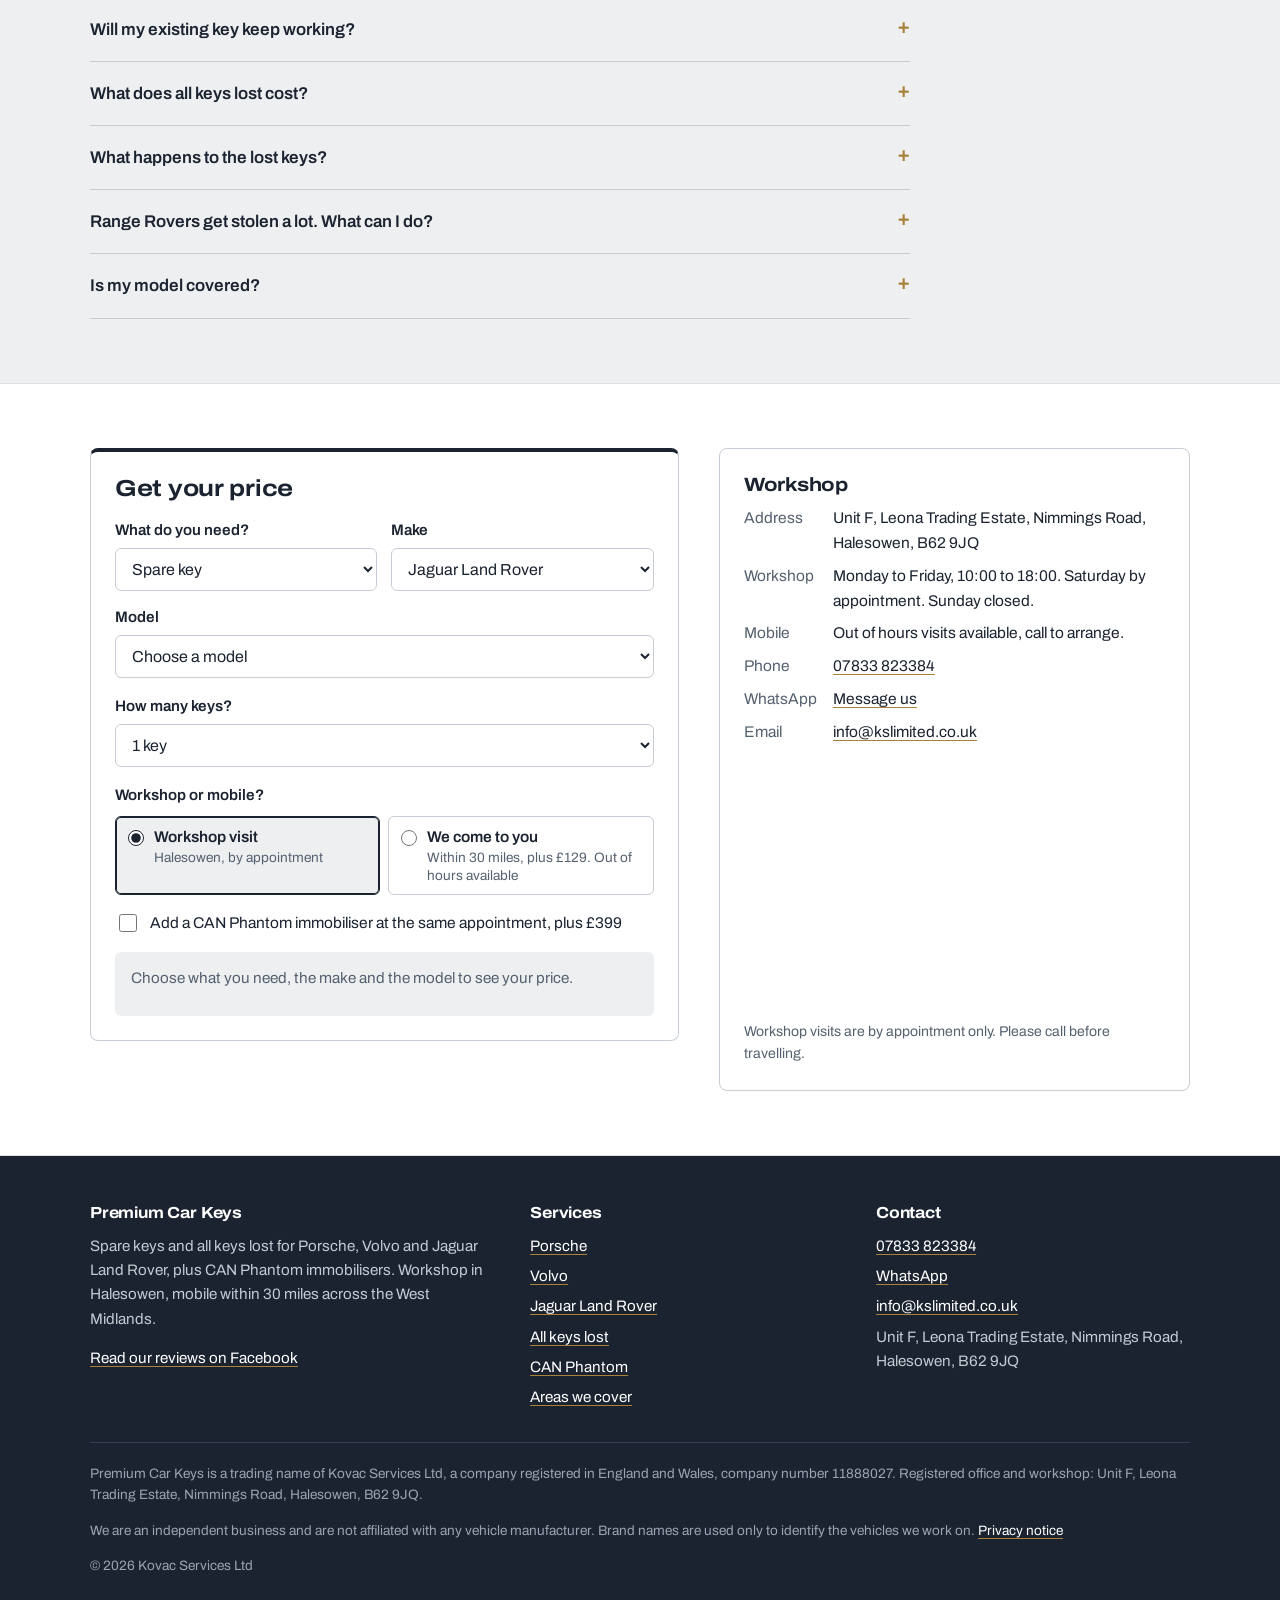
<file: jaguar-land-rover-car-keys/index.html>
<!doctype html>
<html lang="en-GB">
<head>
<meta charset="utf-8">
<meta name="viewport" content="width=device-width, initial-scale=1">
<title>Range Rover and Jaguar Spare Keys £170 | West Midlands</title>
<meta name="description" content="Jaguar, Land Rover and Range Rover spare keys £170, all keys lost £699 open or £799 locked, 2010 to 2023. OE specification keys, 1 year warranty.">
<link rel="canonical" href="https://premiumcarkeys.co.uk/jaguar-land-rover-car-keys/">
<meta name="robots" content="index,follow,max-image-preview:large">
<meta name="theme-color" content="#1b2330">
<meta property="og:type" content="website">
<meta property="og:locale" content="en_GB">
<meta property="og:site_name" content="Premium Car Keys">
<meta property="og:title" content="Range Rover and Jaguar Spare Keys £170 | West Midlands">
<meta property="og:description" content="Jaguar, Land Rover and Range Rover spare keys £170, all keys lost £699 open or £799 locked, 2010 to 2023. OE specification keys, 1 year warranty.">
<meta property="og:url" content="https://premiumcarkeys.co.uk/jaguar-land-rover-car-keys/">
<meta property="og:image" content="https://premiumcarkeys.co.uk/images/og-premium-car-keys.jpg">
<meta property="og:image:width" content="1200">
<meta property="og:image:height" content="630">
<meta name="twitter:card" content="summary_large_image">
<link rel="icon" href="/favicon.svg" type="image/svg+xml">
<link rel="apple-touch-icon" href="/images/logo.png">
<link rel="preconnect" href="https://fonts.googleapis.com">
<link rel="preconnect" href="https://fonts.gstatic.com" crossorigin>
<link href="https://fonts.googleapis.com/css2?family=Archivo:wdth,wght@100..125,400..800&display=swap" rel="stylesheet">
<link rel="stylesheet" href="/assets/site.css?v=5f63bdc961">
<script type="application/ld+json">{"@context": "https://schema.org", "@graph": [{"@type": ["Locksmith", "AutomotiveBusiness"], "@id": "https://premiumcarkeys.co.uk/#business", "name": "Premium Car Keys", "legalName": "Kovac Services Ltd", "url": "https://premiumcarkeys.co.uk/", "logo": "https://premiumcarkeys.co.uk/images/logo.png", "image": "https://premiumcarkeys.co.uk/images/og-premium-car-keys.jpg", "telephone": "+447833823384", "email": "info@kslimited.co.uk", "priceRange": "£170 to £928", "description": "Spare keys and all keys lost for Porsche, Volvo and Jaguar Land Rover, plus CAN Phantom immobilisers. Workshop in Halesowen by appointment, mobile within 30 miles across the West Midlands.", "address": {"@type": "PostalAddress", "streetAddress": "Unit F, Leona Trading Estate, Nimmings Road", "addressLocality": "Halesowen", "addressRegion": "West Midlands", "postalCode": "B62 9JQ", "addressCountry": "GB"}, "geo": {"@type": "GeoCoordinates", "latitude": 52.47251, "longitude": -2.03224}, "hasMap": "https://www.google.com/maps?q=52.47251,-2.03224", "areaServed": {"@type": "GeoCircle", "geoMidpoint": {"@type": "GeoCoordinates", "latitude": 52.47251, "longitude": -2.03224}, "geoRadius": "48280"}, "openingHoursSpecification": [{"@type": "OpeningHoursSpecification", "dayOfWeek": ["Monday", "Tuesday", "Wednesday", "Thursday", "Friday"], "opens": "10:00", "closes": "18:00"}], "hasOfferCatalog": {"@type": "OfferCatalog", "name": "Car key services", "itemListElement": [{"@type": "Offer", "priceCurrency": "GBP", "url": "https://premiumcarkeys.co.uk/porsche-car-keys/", "itemOffered": {"@type": "Service", "name": "Porsche spare key"}, "price": "250"}, {"@type": "Offer", "priceCurrency": "GBP", "url": "https://premiumcarkeys.co.uk/volvo-car-keys/", "itemOffered": {"@type": "Service", "name": "Volvo spare key"}, "price": "220"}, {"@type": "Offer", "priceCurrency": "GBP", "url": "https://premiumcarkeys.co.uk/jaguar-land-rover-car-keys/", "itemOffered": {"@type": "Service", "name": "Jaguar Land Rover spare key"}, "price": "170"}, {"@type": "Offer", "priceCurrency": "GBP", "url": "https://premiumcarkeys.co.uk/", "itemOffered": {"@type": "Service", "name": "Additional key at the same visit"}, "price": "99"}, {"@type": "Offer", "priceCurrency": "GBP", "url": "https://premiumcarkeys.co.uk/all-keys-lost/", "itemOffered": {"@type": "Service", "name": "All keys lost, car locked"}, "price": "799"}, {"@type": "Offer", "priceCurrency": "GBP", "url": "https://premiumcarkeys.co.uk/all-keys-lost/", "itemOffered": {"@type": "Service", "name": "All keys lost, car open"}, "price": "699"}, {"@type": "Offer", "priceCurrency": "GBP", "url": "https://premiumcarkeys.co.uk/can-phantom-immobiliser/", "itemOffered": {"@type": "Service", "name": "CAN Phantom immobiliser fitted"}, "price": "449"}, {"@type": "Offer", "priceCurrency": "GBP", "url": "https://premiumcarkeys.co.uk/can-phantom-immobiliser/", "itemOffered": {"@type": "Service", "name": "CAN Phantom fitted with key work"}, "price": "399"}, {"@type": "Offer", "priceCurrency": "GBP", "url": "https://premiumcarkeys.co.uk/areas-we-cover/", "itemOffered": {"@type": "Service", "name": "Mobile visit within 30 miles of Halesowen"}, "price": "129"}]}, "sameAs": ["FACEBOOK_PAGE_URL"]}, {"@type": "Service", "name": "Jaguar Land Rover car key replacement", "description": "Jaguar, Land Rover and Range Rover spare keys £170, all keys lost £699 open or £799 locked, 2010 to 2023. OE specification keys, 1 year warranty.", "url": "https://premiumcarkeys.co.uk/jaguar-land-rover-car-keys/", "serviceType": "Automotive locksmith", "provider": {"@id": "https://premiumcarkeys.co.uk/#business"}, "areaServed": {"@type": "GeoCircle", "geoMidpoint": {"@type": "GeoCoordinates", "latitude": 52.47251, "longitude": -2.03224}, "geoRadius": "48280"}, "offers": [{"@type": "Offer", "priceCurrency": "GBP", "url": "https://premiumcarkeys.co.uk/jaguar-land-rover-car-keys/", "itemOffered": {"@type": "Service", "name": "Jaguar Land Rover spare key"}, "price": "170"}, {"@type": "Offer", "priceCurrency": "GBP", "url": "https://premiumcarkeys.co.uk/jaguar-land-rover-car-keys/", "itemOffered": {"@type": "Service", "name": "Extra key at the same visit"}, "price": "99"}, {"@type": "Offer", "priceCurrency": "GBP", "url": "https://premiumcarkeys.co.uk/all-keys-lost/", "itemOffered": {"@type": "Service", "name": "Jaguar Land Rover all keys lost, car open"}, "price": "699"}, {"@type": "Offer", "priceCurrency": "GBP", "url": "https://premiumcarkeys.co.uk/all-keys-lost/", "itemOffered": {"@type": "Service", "name": "Jaguar Land Rover all keys lost, car locked"}, "price": "799"}]}, {"@type": "BreadcrumbList", "itemListElement": [{"@type": "ListItem", "position": 1, "name": "Home", "item": "https://premiumcarkeys.co.uk/"}, {"@type": "ListItem", "position": 2, "name": "Jaguar Land Rover car keys", "item": "https://premiumcarkeys.co.uk/jaguar-land-rover-car-keys/"}]}]}</script>
<script>document.documentElement.classList.add("js")</script>
</head>
<body>
<a class="skip" href="#main">Skip to content</a>
<header class="site-head">
  <div class="wrap head-row">
    <a class="brand" href="/" aria-label="Premium Car Keys home">
      <span class="brand-name">Premium Car Keys</span>
      <span class="brand-sub">Kovac Services Ltd, Halesowen</span>
    </a>
    <button class="menu-btn" type="button" aria-expanded="false" aria-controls="site-nav">
      <span class="menu-icon" aria-hidden="true"></span>Menu
    </button>
    <nav class="main-nav" id="site-nav" aria-label="Main">
      <ul class="nav-list">
        <li class="has-sub">
          <button class="sub-btn is-current" type="button" aria-expanded="false" aria-controls="makes-menu">Car makes</button>
          <ul class="sub" id="makes-menu"><li><a href="/porsche-car-keys/">Porsche</a></li><li><a href="/volvo-car-keys/">Volvo</a></li><li><a href="/jaguar-land-rover-car-keys/" aria-current="page">Jaguar Land Rover</a></li></ul>
        </li>
        <li><a href="/all-keys-lost/">All keys lost</a></li><li><a href="/can-phantom-immobiliser/">CAN Phantom</a></li><li><a href="/areas-we-cover/">Areas we cover</a></li>
        <li class="nav-call"><a class="btn" href="tel:+447833823384">Call 07833 823384</a></li>
      </ul>
    </nav>
    <a class="btn btn-small head-call" href="tel:+447833823384">Call 07833 823384</a>
  </div>
</header>
<main id="main">
<section class="page-hero">
  <div class="wrap hero-grid">
    <div>
      <p class="crumbs"><a href="/">Home</a> <span aria-hidden="true">&rsaquo;</span> Jaguar Land Rover car keys</p>
      <h1>Jaguar, Land Rover and Range Rover keys, 2010 to 2023</h1>
      <p class="lede">Smart keys and selected flip keys, spare or all keys lost. At our Halesowen workshop, or we come to you within 30 miles across the West Midlands.</p>
      <ul class="hero-facts">
        <li>Spare key £170, each extra key £99</li>
        <li>All keys lost £699 car open, £799 car locked</li>
        <li>Mobile within 30 miles, plus £129, out of hours available</li>
        <li>OE specification keys, never cheap clones, with a 1 year warranty</li>
      </ul>
      <div class="actions">
        <a class="btn" href="#quote">Get your price</a>
        <a class="btn btn-line" href="tel:+447833823384">Call 07833 823384</a>
      </div>
    </div>
    <picture><source srcset="/images/jaguar-spare-key.webp" type="image/webp"><img src="/images/jaguar-spare-key.jpg" alt="Jaguar F-TYPE with two Jaguar smart keys held in front" width="900" height="700" fetchpriority="high"></picture>
  </div>
</section>

<section class="sec" aria-labelledby="models-h">
  <div class="wrap">
    <div class="sec-head"><h2 id="models-h">Jaguar Land Rover models we support, 2010 to 2023</h2><p>Spare keys and all keys lost for Jaguar, Land Rover and Range Rover models from 2010 to 2023, smart keys and selected flip keys. Not sure about your car? Send a photo of your key and your registration and we will confirm before you book.</p></div>
    <ul class="model-list"><li>Range Rover</li><li>Range Rover Sport</li><li>Range Rover Velar</li><li>Range Rover Evoque</li><li>Discovery 3 and 4</li><li>Discovery 5</li><li>Discovery Sport</li><li>Freelander 2</li><li>Jaguar XE</li><li>Jaguar XF</li><li>Jaguar XJ</li><li>Jaguar F-TYPE</li><li>Jaguar F-PACE</li><li>Jaguar E-PACE</li></ul>
  </div>
</section>

<section class="sec sec-white" aria-labelledby="price-h">
  <div class="wrap">
    <div class="sec-head"><h2 id="price-h">Jaguar Land Rover key prices</h2></div>
    <div class="table-scroll"><table class="prices">
  <caption>Workshop prices in Halesowen, including an OE specification key, cutting, programming, testing and a 1 year warranty. Mobile visits within 30 miles are £129 extra.</caption>
  <thead><tr><th scope="col">Service</th><th scope="col">Price</th></tr></thead>
  <tbody><tr><th scope="row">Jaguar Land Rover spare key<small>You still have one working key</small></th><td class="p">£170</td></tr><tr><th scope="row">Extra key at the same visit<small>Added to any spare key job</small></th><td class="p">£99</td></tr><tr><th scope="row"><a href="/all-keys-lost/">All keys lost, car locked</a><small>Entry, new key cut, programmed and tested, lost keys removed where the system allows</small></th><td class="p">£799</td></tr><tr><th scope="row"><a href="/all-keys-lost/">All keys lost, car open</a><small>New key cut, programmed and tested, lost keys removed where the system allows</small></th><td class="p">£699</td></tr><tr><th scope="row"><a href="/can-phantom-immobiliser/">CAN Phantom immobiliser</a><small>£399 when fitted at the same appointment as your key work</small></th><td class="p">£449</td></tr><tr><th scope="row"><a href="/areas-we-cover/">Mobile visit</a><small>We come to you, anywhere within 30 miles of Halesowen</small></th><td class="p">plus £129</td></tr></tbody></table></div>
  </div>
</section>

<section class="sec" aria-labelledby="keys-h">
  <div class="wrap split" style="align-items:start">
    <div>
      <h2 id="keys-h">Proper keys, not cheap clones</h2>
      <p>Every key we supply is OE specification, cut and programmed to your car and tested with you before we finish. We do not supply cheap clone keys, the kind that lose range, drop buttons or stop working after a few months.</p>
    </div>
    <div class="panel">
      <ul>
        <li>OE specification keys</li>
        <li>1 year warranty on every key we supply</li>
        <li>Cut, programmed and tested with you</li>
        <li>Lost keys removed from the car where the system allows</li>
      </ul>
    </div>
  </div>
</section>

<section class="sec sec-white" aria-labelledby="ready-h">
  <div class="wrap split">
    <div class="panel">
      <h3 id="ready-h">Have these ready</h3>
      <ul>
        <li>Photo ID matching the registered keeper</li>
        <li>The V5C logbook or other proof of ownership</li>
        <li>Every working key you have, so they all stay working</li>
      </ul>
      <p>We will not start without proof of ownership. It protects you as much as us.</p>
    </div>
    <div class="panel">
      <h3>Lost every key?</h3>
      <p>All keys lost on a Jaguar Land Rover is £699 with the car open and £799 locked, at the workshop or on your drive within 30 miles.</p>
      <p><a href="/all-keys-lost/">All keys lost explained</a></p>
    </div>
  </div>
</section>

<section class="sec" aria-labelledby="faq-h">
  <div class="wrap">
    <div class="sec-head"><h2 id="faq-h">Jaguar Land Rover key questions</h2></div>
    <div class="faq"><details><summary>Do I need to go to a Jaguar Land Rover dealer?</summary><p>No. We cut, program and test keys for supported 2010 to 2023 models at our Halesowen workshop or at your address within 30 miles.</p></details><details><summary>How much is an extra key?</summary><p>Each extra key at the same visit is £99. A second spare now means you are never down to your last key.</p></details><details><summary>What keys do you supply?</summary><p>OE specification keys, cut and programmed to your car, with a 1 year warranty. We do not supply cheap clone keys.</p></details><details><summary>Will my existing key keep working?</summary><p>Yes. A spare key is added alongside the keys you already have, so bring every working key to the appointment.</p></details><details><summary>What does all keys lost cost?</summary><p>£699 if the car is open, £799 if it is locked, at the workshop. Mobile visits within 30 miles are £129 extra.</p></details><details><summary>What happens to the lost keys?</summary><p>Where the system allows, lost keys are removed from the car so they will not start it if someone finds them.</p></details><details><summary>Range Rovers get stolen a lot. What can I do?</summary><p>A CAN Phantom immobiliser stops the engine starting until your own button sequence is entered, even if a key is copied. It is £399 when fitted with your key work.</p></details><details><summary>Is my model covered?</summary><p>Send a photo of your key and your registration on WhatsApp and we will confirm before you book.</p></details></div>
  </div>
</section>
<section class="sec sec-white" id="quote">
  <div class="wrap quote-grid">
    <form class="builder" data-builder data-make="jlr" data-service="spare" novalidate aria-labelledby="b-h">
  <h2 id="b-h">Get your price</h2>
  <div class="b-grid">
    <div class="field"><label for="b-service">What do you need?</label>
      <select id="b-service" name="service" required>
        <option value="spare" selected>Spare key</option>
        <option value="akl">All keys lost</option>
        <option value="canphantom">CAN Phantom only</option>
      </select></div>
    <div class="field"><label for="b-make">Make</label><select id="b-make" name="make" required><option value="">Choose a make</option></select></div>
    <div class="field full" style="grid-column:1 / -1"><label for="b-model">Model</label><select id="b-model" name="model" required disabled><option value="">Choose a make first</option></select></div>
  </div>
  <fieldset data-show="akl"><legend>Is the car locked or open?</legend>
    <div class="choice">
      <label><input type="radio" name="state" value="locked" checked>Car locked<small>£799</small></label>
      <label><input type="radio" name="state" value="open">Car open<small>£699</small></label>
    </div></fieldset>
  <div class="field" data-show="spare"><label for="b-keys">How many keys?</label>
    <select id="b-keys" name="keys">
      <option value="1">1 key</option><option value="2">2 keys, extra key £99</option>
      <option value="3">3 keys, extra keys £99 each</option><option value="4">4 keys, extra keys £99 each</option>
    </select></div>
  <fieldset><legend>Workshop or mobile?</legend>
    <div class="choice">
      <label><input type="radio" name="where" value="workshop" checked>Workshop visit<small>Halesowen, by appointment</small></label>
      <label><input type="radio" name="where" value="mobile">We come to you<small>Within 30 miles, plus £129. Out of hours available</small></label>
    </div></fieldset>
  <label class="check" data-show="spare akl"><input type="checkbox" name="cp">Add a CAN Phantom immobiliser at the same appointment, plus £399</label>
  <div class="b-price" data-price aria-live="polite"><p class="b-empty">Choose what you need, the make and the model to see your price.</p></div>
  <noscript><p class="b-note">The price calculator needs JavaScript. Call or WhatsApp 07833 823384 for a price.</p></noscript>
  <div class="b-contact" hidden>
    <h3>Send this quote</h3>
    <div class="form">
      <div class="field"><label for="b-name">Name</label><input id="b-name" name="name" autocomplete="name" required></div>
      <div class="field"><label for="b-phone">Phone or WhatsApp</label><input id="b-phone" name="phone" type="tel" autocomplete="tel" required></div>
      <div class="field"><label for="b-reg">Registration</label><input id="b-reg" name="reg" autocapitalize="characters" required></div>
      <div class="field"><label for="b-postcode">Postcode</label><input id="b-postcode" name="postcode" autocomplete="postal-code" required></div>
      <div class="field full"><label for="b-email">Email (optional)</label><input id="b-email" name="email" type="email" autocomplete="email"></div>
      <div class="field full"><label for="b-msg">Anything else? (optional)</label><textarea id="b-msg" name="message" rows="2" style="min-height:64px"></textarea></div>
      <p class="form-note">WhatsApp opens with your quote filled in, nothing is sent until you press send. See our <a href="/privacy/">privacy notice</a>.</p>
      <div class="form-actions">
        <button class="btn btn-wa" type="submit">Send on WhatsApp</button>
        <button class="btn btn-line" type="button" data-email>Send by email</button>
      </div>
      <p class="form-note" data-status aria-live="polite"></p>
    </div>
  </div>
</form>

    <aside class="info-block" aria-label="Workshop details">
  <h3>Workshop</h3>
  <dl>
    <dt>Address</dt><dd>Unit F, Leona Trading Estate, Nimmings Road, Halesowen, B62 9JQ</dd>
    <dt>Workshop</dt><dd>Monday to Friday, 10:00 to 18:00. Saturday by appointment. Sunday closed.</dd>
    <dt>Mobile</dt><dd>Out of hours visits available, call to arrange.</dd>
    <dt>Phone</dt><dd><a href="tel:+447833823384">07833 823384</a></dd>
    <dt>WhatsApp</dt><dd><a href="https://wa.me/447833823384">Message us</a></dd>
    <dt>Email</dt><dd><a href="mailto:info@kslimited.co.uk">info@kslimited.co.uk</a></dd>
  </dl>
  <iframe class="map" title="Map of the Premium Car Keys workshop in Halesowen" loading="lazy" referrerpolicy="no-referrer-when-downgrade" src="https://maps.google.com/maps?q=52.47251,-2.03224&amp;z=15&amp;output=embed"></iframe>
  <p class="form-note" style="margin-top:12px">Workshop visits are by appointment only. Please call before travelling.</p>
</aside>
  </div>
</section>
</main>
<footer class="site-foot">
  <div class="wrap">
    <div class="foot-grid">
      <div>
        <h2>Premium Car Keys</h2>
        <p>Spare keys and all keys lost for Porsche, Volvo and Jaguar Land Rover, plus CAN Phantom immobilisers. Workshop in Halesowen, mobile within 30 miles across the West Midlands.</p>
        <p><a href="FACEBOOK_PAGE_URL" rel="noopener">Read our reviews on Facebook</a></p>
      </div>
      <div><h2>Services</h2><ul><li><a href="/porsche-car-keys/">Porsche</a></li><li><a href="/volvo-car-keys/">Volvo</a></li><li><a href="/jaguar-land-rover-car-keys/">Jaguar Land Rover</a></li><li><a href="/all-keys-lost/">All keys lost</a></li><li><a href="/can-phantom-immobiliser/">CAN Phantom</a></li><li><a href="/areas-we-cover/">Areas we cover</a></li></ul></div>
      <div><h2>Contact</h2><ul>
        <li><a href="tel:+447833823384">07833 823384</a></li>
        <li><a href="https://wa.me/447833823384">WhatsApp</a></li>
        <li><a href="mailto:info@kslimited.co.uk">info@kslimited.co.uk</a></li>
        <li>Unit F, Leona Trading Estate, Nimmings Road, Halesowen, B62 9JQ</li>
      </ul></div>
    </div>
    <div class="legal">
      <p>Premium Car Keys is a trading name of Kovac Services Ltd, a company registered in England and Wales, company number 11888027. Registered office and workshop: Unit F, Leona Trading Estate, Nimmings Road, Halesowen, B62 9JQ.</p>
      <p>We are an independent business and are not affiliated with any vehicle manufacturer. Brand names are used only to identify the vehicles we work on. <a href="/privacy/">Privacy notice</a></p>
      <p>&copy; 2026 Kovac Services Ltd</p>
    </div>
  </div>
</footer>
<div class="mobile-bar">
  <a class="btn" href="tel:+447833823384">Call</a>
  <a class="btn btn-wa" href="https://wa.me/447833823384">WhatsApp</a>
</div>
<script src="/assets/catalogue.js?v=3f69168c76" defer></script>
<script src="/assets/builder.js?v=04033154d0" defer></script>
<script src="/assets/nav.js?v=b443f56739" defer></script>
</body>
</html>
</file>
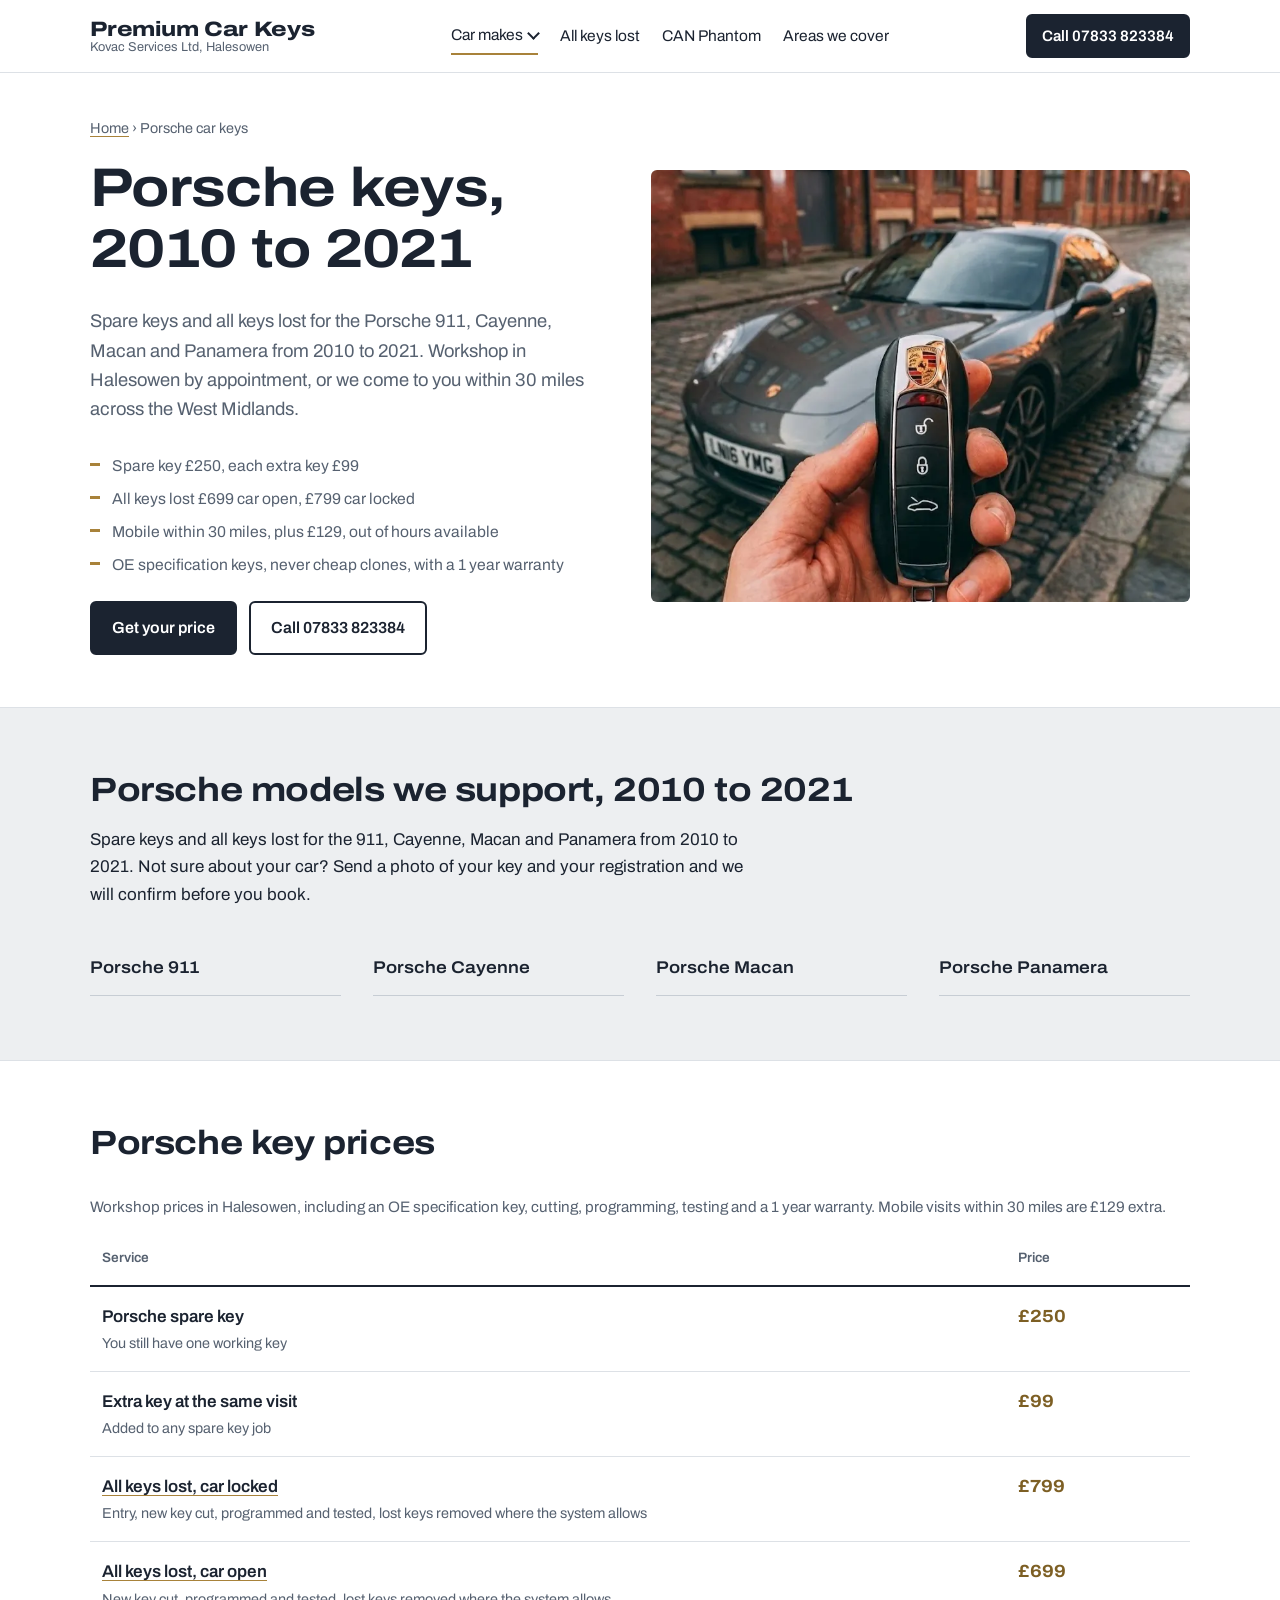
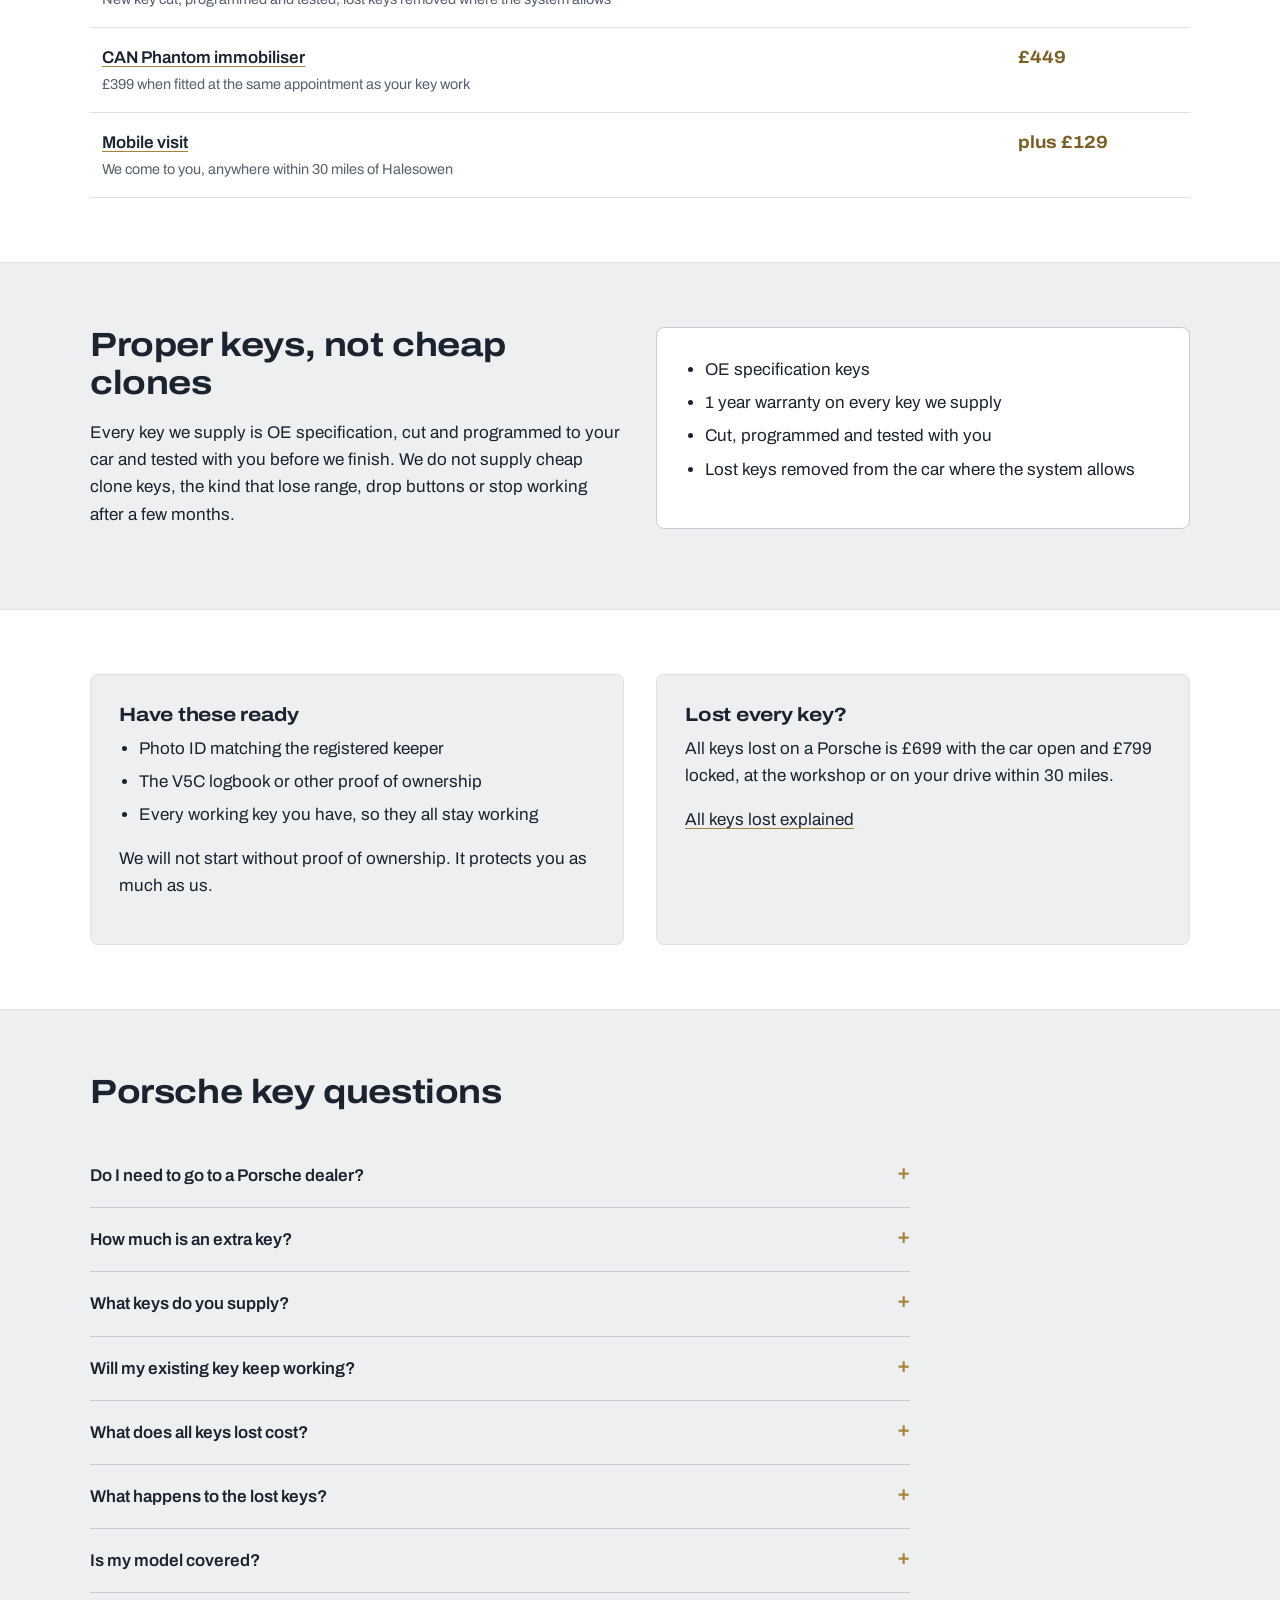
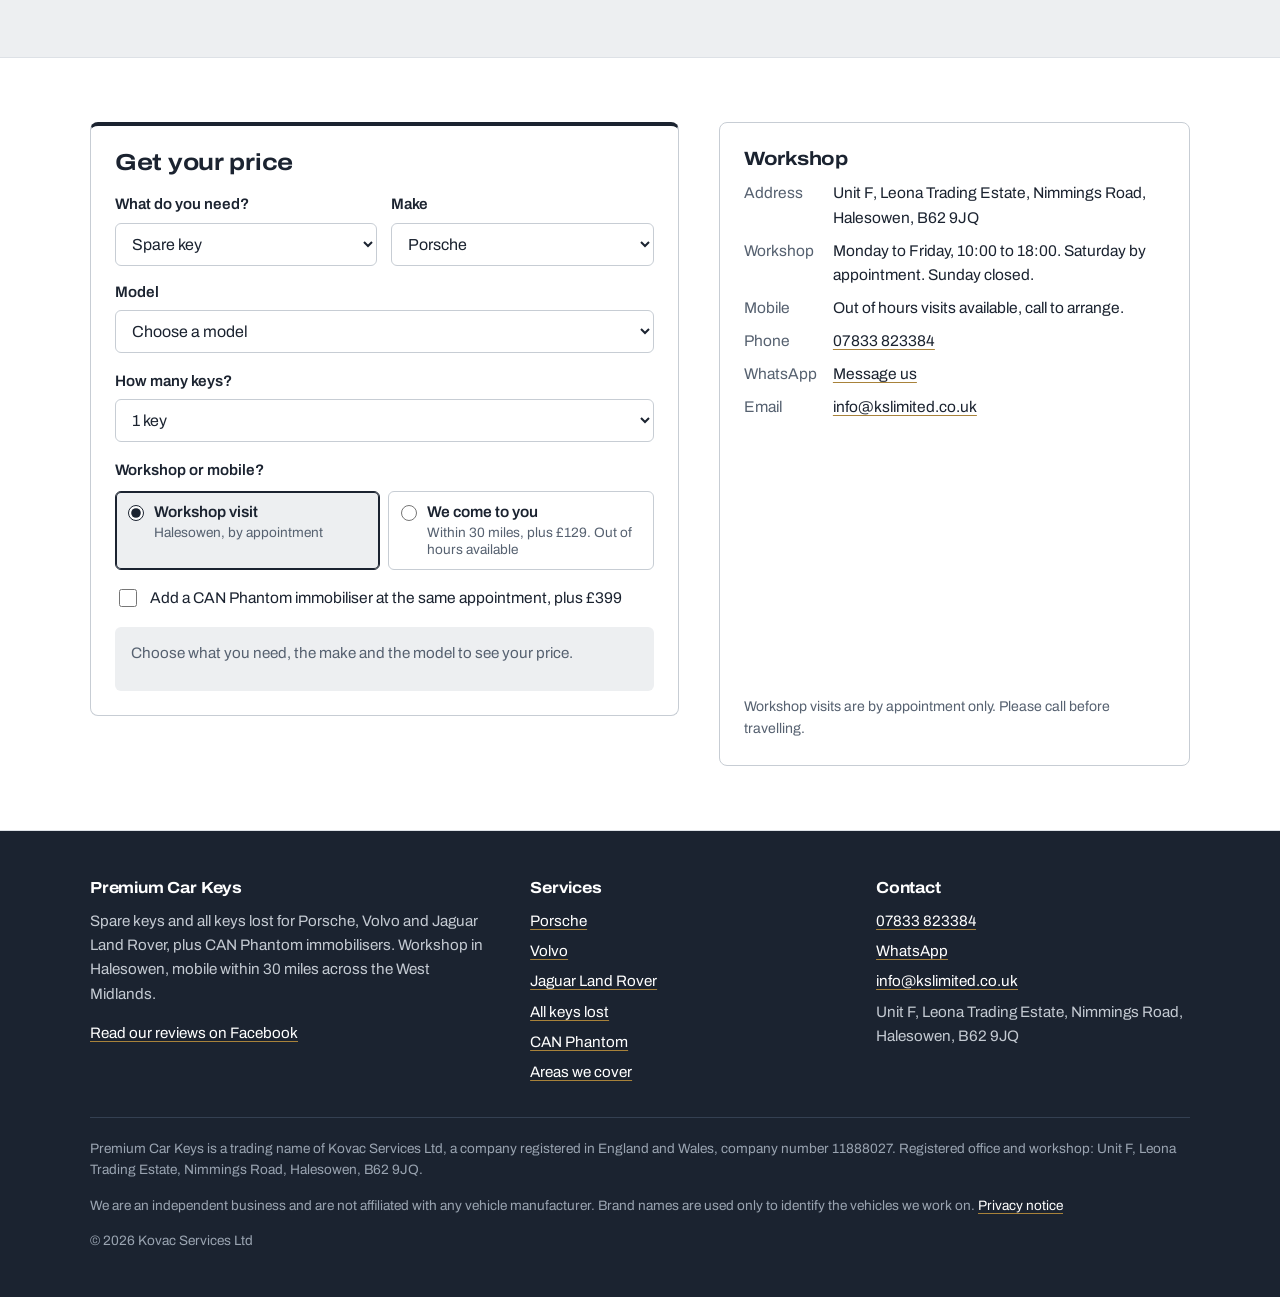
<file: porsche-car-keys/index.html>
<!doctype html>
<html lang="en-GB">
<head>
<meta charset="utf-8">
<meta name="viewport" content="width=device-width, initial-scale=1">
<title>Porsche Spare Key £250 | All Keys Lost | West Midlands</title>
<meta name="description" content="Porsche 911, Cayenne, Macan and Panamera spare keys £250, all keys lost £699 open or £799 locked, 2010 to 2021. OE specification keys, 1 year warranty.">
<link rel="canonical" href="https://premiumcarkeys.co.uk/porsche-car-keys/">
<meta name="robots" content="index,follow,max-image-preview:large">
<meta name="theme-color" content="#1b2330">
<meta property="og:type" content="website">
<meta property="og:locale" content="en_GB">
<meta property="og:site_name" content="Premium Car Keys">
<meta property="og:title" content="Porsche Spare Key £250 | All Keys Lost | West Midlands">
<meta property="og:description" content="Porsche 911, Cayenne, Macan and Panamera spare keys £250, all keys lost £699 open or £799 locked, 2010 to 2021. OE specification keys, 1 year warranty.">
<meta property="og:url" content="https://premiumcarkeys.co.uk/porsche-car-keys/">
<meta property="og:image" content="https://premiumcarkeys.co.uk/images/og-premium-car-keys.jpg">
<meta property="og:image:width" content="1200">
<meta property="og:image:height" content="630">
<meta name="twitter:card" content="summary_large_image">
<link rel="icon" href="/favicon.svg" type="image/svg+xml">
<link rel="apple-touch-icon" href="/images/logo.png">
<link rel="preconnect" href="https://fonts.googleapis.com">
<link rel="preconnect" href="https://fonts.gstatic.com" crossorigin>
<link href="https://fonts.googleapis.com/css2?family=Archivo:wdth,wght@100..125,400..800&display=swap" rel="stylesheet">
<link rel="stylesheet" href="/assets/site.css?v=5f63bdc961">
<script type="application/ld+json">{"@context": "https://schema.org", "@graph": [{"@type": ["Locksmith", "AutomotiveBusiness"], "@id": "https://premiumcarkeys.co.uk/#business", "name": "Premium Car Keys", "legalName": "Kovac Services Ltd", "url": "https://premiumcarkeys.co.uk/", "logo": "https://premiumcarkeys.co.uk/images/logo.png", "image": "https://premiumcarkeys.co.uk/images/og-premium-car-keys.jpg", "telephone": "+447833823384", "email": "info@kslimited.co.uk", "priceRange": "£170 to £928", "description": "Spare keys and all keys lost for Porsche, Volvo and Jaguar Land Rover, plus CAN Phantom immobilisers. Workshop in Halesowen by appointment, mobile within 30 miles across the West Midlands.", "address": {"@type": "PostalAddress", "streetAddress": "Unit F, Leona Trading Estate, Nimmings Road", "addressLocality": "Halesowen", "addressRegion": "West Midlands", "postalCode": "B62 9JQ", "addressCountry": "GB"}, "geo": {"@type": "GeoCoordinates", "latitude": 52.47251, "longitude": -2.03224}, "hasMap": "https://www.google.com/maps?q=52.47251,-2.03224", "areaServed": {"@type": "GeoCircle", "geoMidpoint": {"@type": "GeoCoordinates", "latitude": 52.47251, "longitude": -2.03224}, "geoRadius": "48280"}, "openingHoursSpecification": [{"@type": "OpeningHoursSpecification", "dayOfWeek": ["Monday", "Tuesday", "Wednesday", "Thursday", "Friday"], "opens": "10:00", "closes": "18:00"}], "hasOfferCatalog": {"@type": "OfferCatalog", "name": "Car key services", "itemListElement": [{"@type": "Offer", "priceCurrency": "GBP", "url": "https://premiumcarkeys.co.uk/porsche-car-keys/", "itemOffered": {"@type": "Service", "name": "Porsche spare key"}, "price": "250"}, {"@type": "Offer", "priceCurrency": "GBP", "url": "https://premiumcarkeys.co.uk/volvo-car-keys/", "itemOffered": {"@type": "Service", "name": "Volvo spare key"}, "price": "220"}, {"@type": "Offer", "priceCurrency": "GBP", "url": "https://premiumcarkeys.co.uk/jaguar-land-rover-car-keys/", "itemOffered": {"@type": "Service", "name": "Jaguar Land Rover spare key"}, "price": "170"}, {"@type": "Offer", "priceCurrency": "GBP", "url": "https://premiumcarkeys.co.uk/", "itemOffered": {"@type": "Service", "name": "Additional key at the same visit"}, "price": "99"}, {"@type": "Offer", "priceCurrency": "GBP", "url": "https://premiumcarkeys.co.uk/all-keys-lost/", "itemOffered": {"@type": "Service", "name": "All keys lost, car locked"}, "price": "799"}, {"@type": "Offer", "priceCurrency": "GBP", "url": "https://premiumcarkeys.co.uk/all-keys-lost/", "itemOffered": {"@type": "Service", "name": "All keys lost, car open"}, "price": "699"}, {"@type": "Offer", "priceCurrency": "GBP", "url": "https://premiumcarkeys.co.uk/can-phantom-immobiliser/", "itemOffered": {"@type": "Service", "name": "CAN Phantom immobiliser fitted"}, "price": "449"}, {"@type": "Offer", "priceCurrency": "GBP", "url": "https://premiumcarkeys.co.uk/can-phantom-immobiliser/", "itemOffered": {"@type": "Service", "name": "CAN Phantom fitted with key work"}, "price": "399"}, {"@type": "Offer", "priceCurrency": "GBP", "url": "https://premiumcarkeys.co.uk/areas-we-cover/", "itemOffered": {"@type": "Service", "name": "Mobile visit within 30 miles of Halesowen"}, "price": "129"}]}, "sameAs": ["FACEBOOK_PAGE_URL"]}, {"@type": "Service", "name": "Porsche car key replacement", "description": "Porsche 911, Cayenne, Macan and Panamera spare keys £250, all keys lost £699 open or £799 locked, 2010 to 2021. OE specification keys, 1 year warranty.", "url": "https://premiumcarkeys.co.uk/porsche-car-keys/", "serviceType": "Automotive locksmith", "provider": {"@id": "https://premiumcarkeys.co.uk/#business"}, "areaServed": {"@type": "GeoCircle", "geoMidpoint": {"@type": "GeoCoordinates", "latitude": 52.47251, "longitude": -2.03224}, "geoRadius": "48280"}, "offers": [{"@type": "Offer", "priceCurrency": "GBP", "url": "https://premiumcarkeys.co.uk/porsche-car-keys/", "itemOffered": {"@type": "Service", "name": "Porsche spare key"}, "price": "250"}, {"@type": "Offer", "priceCurrency": "GBP", "url": "https://premiumcarkeys.co.uk/porsche-car-keys/", "itemOffered": {"@type": "Service", "name": "Extra key at the same visit"}, "price": "99"}, {"@type": "Offer", "priceCurrency": "GBP", "url": "https://premiumcarkeys.co.uk/all-keys-lost/", "itemOffered": {"@type": "Service", "name": "Porsche all keys lost, car open"}, "price": "699"}, {"@type": "Offer", "priceCurrency": "GBP", "url": "https://premiumcarkeys.co.uk/all-keys-lost/", "itemOffered": {"@type": "Service", "name": "Porsche all keys lost, car locked"}, "price": "799"}]}, {"@type": "BreadcrumbList", "itemListElement": [{"@type": "ListItem", "position": 1, "name": "Home", "item": "https://premiumcarkeys.co.uk/"}, {"@type": "ListItem", "position": 2, "name": "Porsche car keys", "item": "https://premiumcarkeys.co.uk/porsche-car-keys/"}]}]}</script>
<script>document.documentElement.classList.add("js")</script>
</head>
<body>
<a class="skip" href="#main">Skip to content</a>
<header class="site-head">
  <div class="wrap head-row">
    <a class="brand" href="/" aria-label="Premium Car Keys home">
      <span class="brand-name">Premium Car Keys</span>
      <span class="brand-sub">Kovac Services Ltd, Halesowen</span>
    </a>
    <button class="menu-btn" type="button" aria-expanded="false" aria-controls="site-nav">
      <span class="menu-icon" aria-hidden="true"></span>Menu
    </button>
    <nav class="main-nav" id="site-nav" aria-label="Main">
      <ul class="nav-list">
        <li class="has-sub">
          <button class="sub-btn is-current" type="button" aria-expanded="false" aria-controls="makes-menu">Car makes</button>
          <ul class="sub" id="makes-menu"><li><a href="/porsche-car-keys/" aria-current="page">Porsche</a></li><li><a href="/volvo-car-keys/">Volvo</a></li><li><a href="/jaguar-land-rover-car-keys/">Jaguar Land Rover</a></li></ul>
        </li>
        <li><a href="/all-keys-lost/">All keys lost</a></li><li><a href="/can-phantom-immobiliser/">CAN Phantom</a></li><li><a href="/areas-we-cover/">Areas we cover</a></li>
        <li class="nav-call"><a class="btn" href="tel:+447833823384">Call 07833 823384</a></li>
      </ul>
    </nav>
    <a class="btn btn-small head-call" href="tel:+447833823384">Call 07833 823384</a>
  </div>
</header>
<main id="main">
<section class="page-hero">
  <div class="wrap hero-grid">
    <div>
      <p class="crumbs"><a href="/">Home</a> <span aria-hidden="true">&rsaquo;</span> Porsche car keys</p>
      <h1>Porsche keys, 2010 to 2021</h1>
      <p class="lede">Spare keys and all keys lost for the Porsche 911, Cayenne, Macan and Panamera from 2010 to 2021. Workshop in Halesowen by appointment, or we come to you within 30 miles across the West Midlands.</p>
      <ul class="hero-facts">
        <li>Spare key £250, each extra key £99</li>
        <li>All keys lost £699 car open, £799 car locked</li>
        <li>Mobile within 30 miles, plus £129, out of hours available</li>
        <li>OE specification keys, never cheap clones, with a 1 year warranty</li>
      </ul>
      <div class="actions">
        <a class="btn" href="#quote">Get your price</a>
        <a class="btn btn-line" href="tel:+447833823384">Call 07833 823384</a>
      </div>
    </div>
    <picture><source srcset="/images/porsche-spare-key.webp" type="image/webp"><img src="/images/porsche-spare-key.jpg" alt="Porsche 911 with a Porsche smart key held in front" width="900" height="700" fetchpriority="high"></picture>
  </div>
</section>

<section class="sec" aria-labelledby="models-h">
  <div class="wrap">
    <div class="sec-head"><h2 id="models-h">Porsche models we support, 2010 to 2021</h2><p>Spare keys and all keys lost for the 911, Cayenne, Macan and Panamera from 2010 to 2021. Not sure about your car? Send a photo of your key and your registration and we will confirm before you book.</p></div>
    <ul class="model-list"><li>Porsche 911</li><li>Porsche Cayenne</li><li>Porsche Macan</li><li>Porsche Panamera</li></ul>
  </div>
</section>

<section class="sec sec-white" aria-labelledby="price-h">
  <div class="wrap">
    <div class="sec-head"><h2 id="price-h">Porsche key prices</h2></div>
    <div class="table-scroll"><table class="prices">
  <caption>Workshop prices in Halesowen, including an OE specification key, cutting, programming, testing and a 1 year warranty. Mobile visits within 30 miles are £129 extra.</caption>
  <thead><tr><th scope="col">Service</th><th scope="col">Price</th></tr></thead>
  <tbody><tr><th scope="row">Porsche spare key<small>You still have one working key</small></th><td class="p">£250</td></tr><tr><th scope="row">Extra key at the same visit<small>Added to any spare key job</small></th><td class="p">£99</td></tr><tr><th scope="row"><a href="/all-keys-lost/">All keys lost, car locked</a><small>Entry, new key cut, programmed and tested, lost keys removed where the system allows</small></th><td class="p">£799</td></tr><tr><th scope="row"><a href="/all-keys-lost/">All keys lost, car open</a><small>New key cut, programmed and tested, lost keys removed where the system allows</small></th><td class="p">£699</td></tr><tr><th scope="row"><a href="/can-phantom-immobiliser/">CAN Phantom immobiliser</a><small>£399 when fitted at the same appointment as your key work</small></th><td class="p">£449</td></tr><tr><th scope="row"><a href="/areas-we-cover/">Mobile visit</a><small>We come to you, anywhere within 30 miles of Halesowen</small></th><td class="p">plus £129</td></tr></tbody></table></div>
  </div>
</section>

<section class="sec" aria-labelledby="keys-h">
  <div class="wrap split" style="align-items:start">
    <div>
      <h2 id="keys-h">Proper keys, not cheap clones</h2>
      <p>Every key we supply is OE specification, cut and programmed to your car and tested with you before we finish. We do not supply cheap clone keys, the kind that lose range, drop buttons or stop working after a few months.</p>
    </div>
    <div class="panel">
      <ul>
        <li>OE specification keys</li>
        <li>1 year warranty on every key we supply</li>
        <li>Cut, programmed and tested with you</li>
        <li>Lost keys removed from the car where the system allows</li>
      </ul>
    </div>
  </div>
</section>

<section class="sec sec-white" aria-labelledby="ready-h">
  <div class="wrap split">
    <div class="panel">
      <h3 id="ready-h">Have these ready</h3>
      <ul>
        <li>Photo ID matching the registered keeper</li>
        <li>The V5C logbook or other proof of ownership</li>
        <li>Every working key you have, so they all stay working</li>
      </ul>
      <p>We will not start without proof of ownership. It protects you as much as us.</p>
    </div>
    <div class="panel">
      <h3>Lost every key?</h3>
      <p>All keys lost on a Porsche is £699 with the car open and £799 locked, at the workshop or on your drive within 30 miles.</p>
      <p><a href="/all-keys-lost/">All keys lost explained</a></p>
    </div>
  </div>
</section>

<section class="sec" aria-labelledby="faq-h">
  <div class="wrap">
    <div class="sec-head"><h2 id="faq-h">Porsche key questions</h2></div>
    <div class="faq"><details><summary>Do I need to go to a Porsche dealer?</summary><p>No. We cut, program and test keys for supported 2010 to 2021 models at our Halesowen workshop or at your address within 30 miles.</p></details><details><summary>How much is an extra key?</summary><p>Each extra key at the same visit is £99. A second spare now means you are never down to your last key.</p></details><details><summary>What keys do you supply?</summary><p>OE specification keys, cut and programmed to your car, with a 1 year warranty. We do not supply cheap clone keys.</p></details><details><summary>Will my existing key keep working?</summary><p>Yes. A spare key is added alongside the keys you already have, so bring every working key to the appointment.</p></details><details><summary>What does all keys lost cost?</summary><p>£699 if the car is open, £799 if it is locked, at the workshop. Mobile visits within 30 miles are £129 extra.</p></details><details><summary>What happens to the lost keys?</summary><p>Where the system allows, lost keys are removed from the car so they will not start it if someone finds them.</p></details><details><summary>Is my model covered?</summary><p>Send a photo of your key and your registration on WhatsApp and we will confirm before you book.</p></details></div>
  </div>
</section>
<section class="sec sec-white" id="quote">
  <div class="wrap quote-grid">
    <form class="builder" data-builder data-make="porsche" data-service="spare" novalidate aria-labelledby="b-h">
  <h2 id="b-h">Get your price</h2>
  <div class="b-grid">
    <div class="field"><label for="b-service">What do you need?</label>
      <select id="b-service" name="service" required>
        <option value="spare" selected>Spare key</option>
        <option value="akl">All keys lost</option>
        <option value="canphantom">CAN Phantom only</option>
      </select></div>
    <div class="field"><label for="b-make">Make</label><select id="b-make" name="make" required><option value="">Choose a make</option></select></div>
    <div class="field full" style="grid-column:1 / -1"><label for="b-model">Model</label><select id="b-model" name="model" required disabled><option value="">Choose a make first</option></select></div>
  </div>
  <fieldset data-show="akl"><legend>Is the car locked or open?</legend>
    <div class="choice">
      <label><input type="radio" name="state" value="locked" checked>Car locked<small>£799</small></label>
      <label><input type="radio" name="state" value="open">Car open<small>£699</small></label>
    </div></fieldset>
  <div class="field" data-show="spare"><label for="b-keys">How many keys?</label>
    <select id="b-keys" name="keys">
      <option value="1">1 key</option><option value="2">2 keys, extra key £99</option>
      <option value="3">3 keys, extra keys £99 each</option><option value="4">4 keys, extra keys £99 each</option>
    </select></div>
  <fieldset><legend>Workshop or mobile?</legend>
    <div class="choice">
      <label><input type="radio" name="where" value="workshop" checked>Workshop visit<small>Halesowen, by appointment</small></label>
      <label><input type="radio" name="where" value="mobile">We come to you<small>Within 30 miles, plus £129. Out of hours available</small></label>
    </div></fieldset>
  <label class="check" data-show="spare akl"><input type="checkbox" name="cp">Add a CAN Phantom immobiliser at the same appointment, plus £399</label>
  <div class="b-price" data-price aria-live="polite"><p class="b-empty">Choose what you need, the make and the model to see your price.</p></div>
  <noscript><p class="b-note">The price calculator needs JavaScript. Call or WhatsApp 07833 823384 for a price.</p></noscript>
  <div class="b-contact" hidden>
    <h3>Send this quote</h3>
    <div class="form">
      <div class="field"><label for="b-name">Name</label><input id="b-name" name="name" autocomplete="name" required></div>
      <div class="field"><label for="b-phone">Phone or WhatsApp</label><input id="b-phone" name="phone" type="tel" autocomplete="tel" required></div>
      <div class="field"><label for="b-reg">Registration</label><input id="b-reg" name="reg" autocapitalize="characters" required></div>
      <div class="field"><label for="b-postcode">Postcode</label><input id="b-postcode" name="postcode" autocomplete="postal-code" required></div>
      <div class="field full"><label for="b-email">Email (optional)</label><input id="b-email" name="email" type="email" autocomplete="email"></div>
      <div class="field full"><label for="b-msg">Anything else? (optional)</label><textarea id="b-msg" name="message" rows="2" style="min-height:64px"></textarea></div>
      <p class="form-note">WhatsApp opens with your quote filled in, nothing is sent until you press send. See our <a href="/privacy/">privacy notice</a>.</p>
      <div class="form-actions">
        <button class="btn btn-wa" type="submit">Send on WhatsApp</button>
        <button class="btn btn-line" type="button" data-email>Send by email</button>
      </div>
      <p class="form-note" data-status aria-live="polite"></p>
    </div>
  </div>
</form>

    <aside class="info-block" aria-label="Workshop details">
  <h3>Workshop</h3>
  <dl>
    <dt>Address</dt><dd>Unit F, Leona Trading Estate, Nimmings Road, Halesowen, B62 9JQ</dd>
    <dt>Workshop</dt><dd>Monday to Friday, 10:00 to 18:00. Saturday by appointment. Sunday closed.</dd>
    <dt>Mobile</dt><dd>Out of hours visits available, call to arrange.</dd>
    <dt>Phone</dt><dd><a href="tel:+447833823384">07833 823384</a></dd>
    <dt>WhatsApp</dt><dd><a href="https://wa.me/447833823384">Message us</a></dd>
    <dt>Email</dt><dd><a href="mailto:info@kslimited.co.uk">info@kslimited.co.uk</a></dd>
  </dl>
  <iframe class="map" title="Map of the Premium Car Keys workshop in Halesowen" loading="lazy" referrerpolicy="no-referrer-when-downgrade" src="https://maps.google.com/maps?q=52.47251,-2.03224&amp;z=15&amp;output=embed"></iframe>
  <p class="form-note" style="margin-top:12px">Workshop visits are by appointment only. Please call before travelling.</p>
</aside>
  </div>
</section>
</main>
<footer class="site-foot">
  <div class="wrap">
    <div class="foot-grid">
      <div>
        <h2>Premium Car Keys</h2>
        <p>Spare keys and all keys lost for Porsche, Volvo and Jaguar Land Rover, plus CAN Phantom immobilisers. Workshop in Halesowen, mobile within 30 miles across the West Midlands.</p>
        <p><a href="FACEBOOK_PAGE_URL" rel="noopener">Read our reviews on Facebook</a></p>
      </div>
      <div><h2>Services</h2><ul><li><a href="/porsche-car-keys/">Porsche</a></li><li><a href="/volvo-car-keys/">Volvo</a></li><li><a href="/jaguar-land-rover-car-keys/">Jaguar Land Rover</a></li><li><a href="/all-keys-lost/">All keys lost</a></li><li><a href="/can-phantom-immobiliser/">CAN Phantom</a></li><li><a href="/areas-we-cover/">Areas we cover</a></li></ul></div>
      <div><h2>Contact</h2><ul>
        <li><a href="tel:+447833823384">07833 823384</a></li>
        <li><a href="https://wa.me/447833823384">WhatsApp</a></li>
        <li><a href="mailto:info@kslimited.co.uk">info@kslimited.co.uk</a></li>
        <li>Unit F, Leona Trading Estate, Nimmings Road, Halesowen, B62 9JQ</li>
      </ul></div>
    </div>
    <div class="legal">
      <p>Premium Car Keys is a trading name of Kovac Services Ltd, a company registered in England and Wales, company number 11888027. Registered office and workshop: Unit F, Leona Trading Estate, Nimmings Road, Halesowen, B62 9JQ.</p>
      <p>We are an independent business and are not affiliated with any vehicle manufacturer. Brand names are used only to identify the vehicles we work on. <a href="/privacy/">Privacy notice</a></p>
      <p>&copy; 2026 Kovac Services Ltd</p>
    </div>
  </div>
</footer>
<div class="mobile-bar">
  <a class="btn" href="tel:+447833823384">Call</a>
  <a class="btn btn-wa" href="https://wa.me/447833823384">WhatsApp</a>
</div>
<script src="/assets/catalogue.js?v=3f69168c76" defer></script>
<script src="/assets/builder.js?v=04033154d0" defer></script>
<script src="/assets/nav.js?v=b443f56739" defer></script>
</body>
</html>
</file>
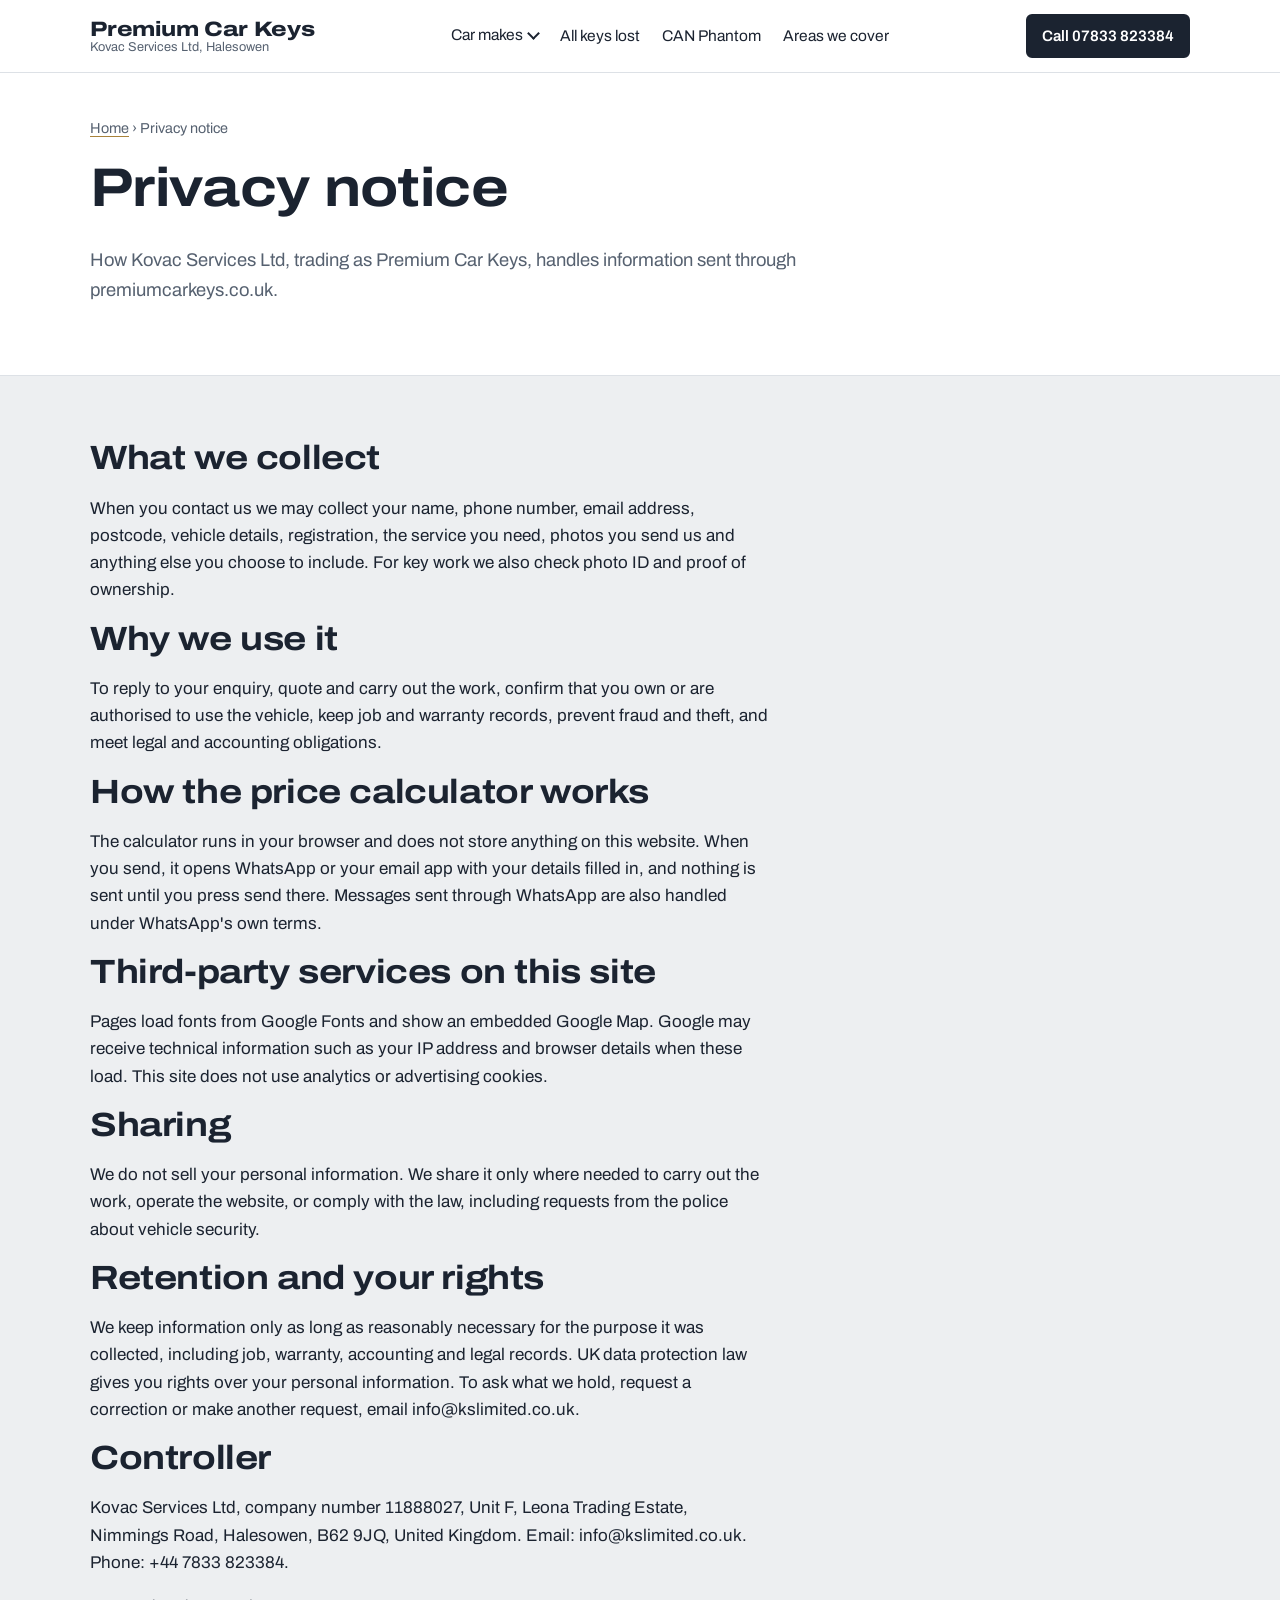
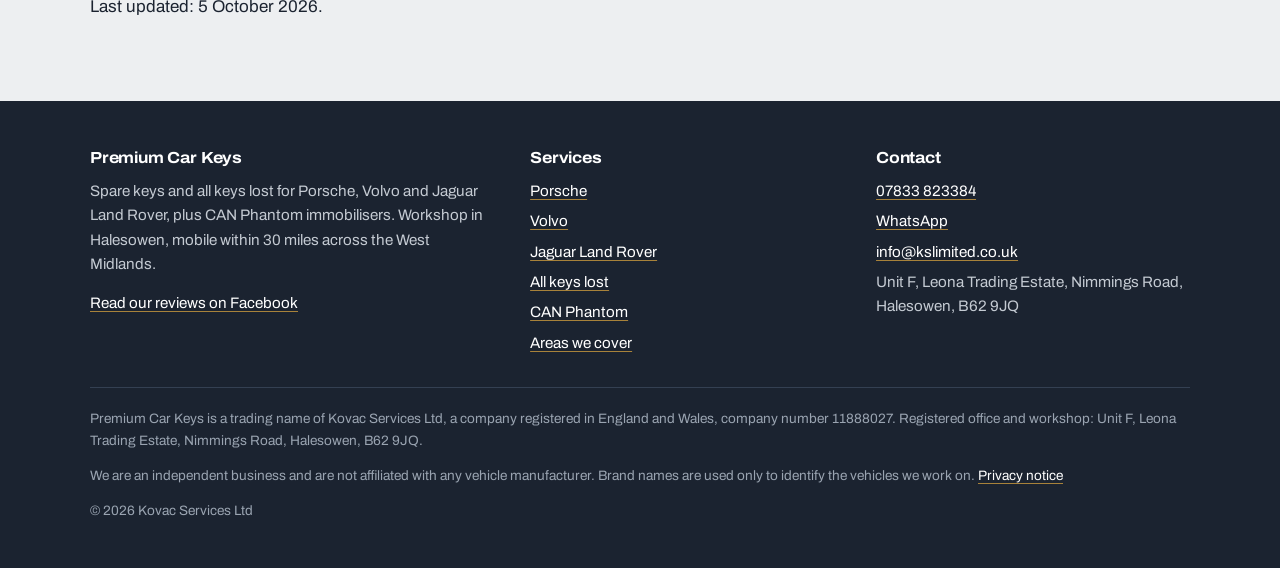
<file: privacy/index.html>
<!doctype html>
<html lang="en-GB">
<head>
<meta charset="utf-8">
<meta name="viewport" content="width=device-width, initial-scale=1">
<title>Privacy Notice | Premium Car Keys</title>
<meta name="description" content="Privacy notice for premiumcarkeys.co.uk and Kovac Services Ltd.">
<link rel="canonical" href="https://premiumcarkeys.co.uk/privacy/">
<meta name="robots" content="index,follow,max-image-preview:large">
<meta name="theme-color" content="#1b2330">
<meta property="og:type" content="website">
<meta property="og:locale" content="en_GB">
<meta property="og:site_name" content="Premium Car Keys">
<meta property="og:title" content="Privacy Notice | Premium Car Keys">
<meta property="og:description" content="Privacy notice for premiumcarkeys.co.uk and Kovac Services Ltd.">
<meta property="og:url" content="https://premiumcarkeys.co.uk/privacy/">
<meta property="og:image" content="https://premiumcarkeys.co.uk/images/og-premium-car-keys.jpg">
<meta property="og:image:width" content="1200">
<meta property="og:image:height" content="630">
<meta name="twitter:card" content="summary_large_image">
<link rel="icon" href="/favicon.svg" type="image/svg+xml">
<link rel="apple-touch-icon" href="/images/logo.png">
<link rel="preconnect" href="https://fonts.googleapis.com">
<link rel="preconnect" href="https://fonts.gstatic.com" crossorigin>
<link href="https://fonts.googleapis.com/css2?family=Archivo:wdth,wght@100..125,400..800&display=swap" rel="stylesheet">
<link rel="stylesheet" href="/assets/site.css?v=5f63bdc961">
<script type="application/ld+json">{"@context": "https://schema.org", "@graph": [{"@type": ["Locksmith", "AutomotiveBusiness"], "@id": "https://premiumcarkeys.co.uk/#business", "name": "Premium Car Keys", "legalName": "Kovac Services Ltd", "url": "https://premiumcarkeys.co.uk/", "logo": "https://premiumcarkeys.co.uk/images/logo.png", "image": "https://premiumcarkeys.co.uk/images/og-premium-car-keys.jpg", "telephone": "+447833823384", "email": "info@kslimited.co.uk", "priceRange": "£170 to £928", "description": "Spare keys and all keys lost for Porsche, Volvo and Jaguar Land Rover, plus CAN Phantom immobilisers. Workshop in Halesowen by appointment, mobile within 30 miles across the West Midlands.", "address": {"@type": "PostalAddress", "streetAddress": "Unit F, Leona Trading Estate, Nimmings Road", "addressLocality": "Halesowen", "addressRegion": "West Midlands", "postalCode": "B62 9JQ", "addressCountry": "GB"}, "geo": {"@type": "GeoCoordinates", "latitude": 52.47251, "longitude": -2.03224}, "hasMap": "https://www.google.com/maps?q=52.47251,-2.03224", "areaServed": {"@type": "GeoCircle", "geoMidpoint": {"@type": "GeoCoordinates", "latitude": 52.47251, "longitude": -2.03224}, "geoRadius": "48280"}, "openingHoursSpecification": [{"@type": "OpeningHoursSpecification", "dayOfWeek": ["Monday", "Tuesday", "Wednesday", "Thursday", "Friday"], "opens": "10:00", "closes": "18:00"}], "hasOfferCatalog": {"@type": "OfferCatalog", "name": "Car key services", "itemListElement": [{"@type": "Offer", "priceCurrency": "GBP", "url": "https://premiumcarkeys.co.uk/porsche-car-keys/", "itemOffered": {"@type": "Service", "name": "Porsche spare key"}, "price": "250"}, {"@type": "Offer", "priceCurrency": "GBP", "url": "https://premiumcarkeys.co.uk/volvo-car-keys/", "itemOffered": {"@type": "Service", "name": "Volvo spare key"}, "price": "220"}, {"@type": "Offer", "priceCurrency": "GBP", "url": "https://premiumcarkeys.co.uk/jaguar-land-rover-car-keys/", "itemOffered": {"@type": "Service", "name": "Jaguar Land Rover spare key"}, "price": "170"}, {"@type": "Offer", "priceCurrency": "GBP", "url": "https://premiumcarkeys.co.uk/", "itemOffered": {"@type": "Service", "name": "Additional key at the same visit"}, "price": "99"}, {"@type": "Offer", "priceCurrency": "GBP", "url": "https://premiumcarkeys.co.uk/all-keys-lost/", "itemOffered": {"@type": "Service", "name": "All keys lost, car locked"}, "price": "799"}, {"@type": "Offer", "priceCurrency": "GBP", "url": "https://premiumcarkeys.co.uk/all-keys-lost/", "itemOffered": {"@type": "Service", "name": "All keys lost, car open"}, "price": "699"}, {"@type": "Offer", "priceCurrency": "GBP", "url": "https://premiumcarkeys.co.uk/can-phantom-immobiliser/", "itemOffered": {"@type": "Service", "name": "CAN Phantom immobiliser fitted"}, "price": "449"}, {"@type": "Offer", "priceCurrency": "GBP", "url": "https://premiumcarkeys.co.uk/can-phantom-immobiliser/", "itemOffered": {"@type": "Service", "name": "CAN Phantom fitted with key work"}, "price": "399"}, {"@type": "Offer", "priceCurrency": "GBP", "url": "https://premiumcarkeys.co.uk/areas-we-cover/", "itemOffered": {"@type": "Service", "name": "Mobile visit within 30 miles of Halesowen"}, "price": "129"}]}, "sameAs": ["FACEBOOK_PAGE_URL"]}, {"@type": "BreadcrumbList", "itemListElement": [{"@type": "ListItem", "position": 1, "name": "Home", "item": "https://premiumcarkeys.co.uk/"}, {"@type": "ListItem", "position": 2, "name": "Privacy notice", "item": "https://premiumcarkeys.co.uk/privacy/"}]}]}</script>
<script>document.documentElement.classList.add("js")</script>
</head>
<body>
<a class="skip" href="#main">Skip to content</a>
<header class="site-head">
  <div class="wrap head-row">
    <a class="brand" href="/" aria-label="Premium Car Keys home">
      <span class="brand-name">Premium Car Keys</span>
      <span class="brand-sub">Kovac Services Ltd, Halesowen</span>
    </a>
    <button class="menu-btn" type="button" aria-expanded="false" aria-controls="site-nav">
      <span class="menu-icon" aria-hidden="true"></span>Menu
    </button>
    <nav class="main-nav" id="site-nav" aria-label="Main">
      <ul class="nav-list">
        <li class="has-sub">
          <button class="sub-btn" type="button" aria-expanded="false" aria-controls="makes-menu">Car makes</button>
          <ul class="sub" id="makes-menu"><li><a href="/porsche-car-keys/">Porsche</a></li><li><a href="/volvo-car-keys/">Volvo</a></li><li><a href="/jaguar-land-rover-car-keys/">Jaguar Land Rover</a></li></ul>
        </li>
        <li><a href="/all-keys-lost/">All keys lost</a></li><li><a href="/can-phantom-immobiliser/">CAN Phantom</a></li><li><a href="/areas-we-cover/">Areas we cover</a></li>
        <li class="nav-call"><a class="btn" href="tel:+447833823384">Call 07833 823384</a></li>
      </ul>
    </nav>
    <a class="btn btn-small head-call" href="tel:+447833823384">Call 07833 823384</a>
  </div>
</header>
<main id="main">
<section class="page-hero"><div class="wrap">
  <p class="crumbs"><a href="/">Home</a> <span aria-hidden="true">&rsaquo;</span> Privacy notice</p>
  <h1>Privacy notice</h1>
  <p class="lede">How Kovac Services Ltd, trading as Premium Car Keys, handles information sent through premiumcarkeys.co.uk.</p>
</div></section>
<section class="sec"><div class="wrap prose">
  <h2>What we collect</h2>
  <p>When you contact us we may collect your name, phone number, email address, postcode, vehicle details, registration, the service you need, photos you send us and anything else you choose to include. For key work we also check photo ID and proof of ownership.</p>
  <h2>Why we use it</h2>
  <p>To reply to your enquiry, quote and carry out the work, confirm that you own or are authorised to use the vehicle, keep job and warranty records, prevent fraud and theft, and meet legal and accounting obligations.</p>
  <h2>How the price calculator works</h2>
  <p>The calculator runs in your browser and does not store anything on this website. When you send, it opens WhatsApp or your email app with your details filled in, and nothing is sent until you press send there. Messages sent through WhatsApp are also handled under WhatsApp's own terms.</p>
  <h2>Third-party services on this site</h2>
  <p>Pages load fonts from Google Fonts and show an embedded Google Map. Google may receive technical information such as your IP address and browser details when these load. This site does not use analytics or advertising cookies.</p>
  <h2>Sharing</h2>
  <p>We do not sell your personal information. We share it only where needed to carry out the work, operate the website, or comply with the law, including requests from the police about vehicle security.</p>
  <h2>Retention and your rights</h2>
  <p>We keep information only as long as reasonably necessary for the purpose it was collected, including job, warranty, accounting and legal records. UK data protection law gives you rights over your personal information. To ask what we hold, request a correction or make another request, email info@kslimited.co.uk.</p>
  <h2>Controller</h2>
  <p>Kovac Services Ltd, company number 11888027, Unit F, Leona Trading Estate, Nimmings Road, Halesowen, B62 9JQ, United Kingdom. Email: info@kslimited.co.uk. Phone: +44 7833 823384.</p>
  <p>Last updated: 5 October 2026.</p>
</div></section>
</main>
<footer class="site-foot">
  <div class="wrap">
    <div class="foot-grid">
      <div>
        <h2>Premium Car Keys</h2>
        <p>Spare keys and all keys lost for Porsche, Volvo and Jaguar Land Rover, plus CAN Phantom immobilisers. Workshop in Halesowen, mobile within 30 miles across the West Midlands.</p>
        <p><a href="FACEBOOK_PAGE_URL" rel="noopener">Read our reviews on Facebook</a></p>
      </div>
      <div><h2>Services</h2><ul><li><a href="/porsche-car-keys/">Porsche</a></li><li><a href="/volvo-car-keys/">Volvo</a></li><li><a href="/jaguar-land-rover-car-keys/">Jaguar Land Rover</a></li><li><a href="/all-keys-lost/">All keys lost</a></li><li><a href="/can-phantom-immobiliser/">CAN Phantom</a></li><li><a href="/areas-we-cover/">Areas we cover</a></li></ul></div>
      <div><h2>Contact</h2><ul>
        <li><a href="tel:+447833823384">07833 823384</a></li>
        <li><a href="https://wa.me/447833823384">WhatsApp</a></li>
        <li><a href="mailto:info@kslimited.co.uk">info@kslimited.co.uk</a></li>
        <li>Unit F, Leona Trading Estate, Nimmings Road, Halesowen, B62 9JQ</li>
      </ul></div>
    </div>
    <div class="legal">
      <p>Premium Car Keys is a trading name of Kovac Services Ltd, a company registered in England and Wales, company number 11888027. Registered office and workshop: Unit F, Leona Trading Estate, Nimmings Road, Halesowen, B62 9JQ.</p>
      <p>We are an independent business and are not affiliated with any vehicle manufacturer. Brand names are used only to identify the vehicles we work on. <a href="/privacy/">Privacy notice</a></p>
      <p>&copy; 2026 Kovac Services Ltd</p>
    </div>
  </div>
</footer>
<div class="mobile-bar">
  <a class="btn" href="tel:+447833823384">Call</a>
  <a class="btn btn-wa" href="https://wa.me/447833823384">WhatsApp</a>
</div>
<script src="/assets/catalogue.js?v=3f69168c76" defer></script>
<script src="/assets/builder.js?v=04033154d0" defer></script>
<script src="/assets/nav.js?v=b443f56739" defer></script>
</body>
</html>
</file>
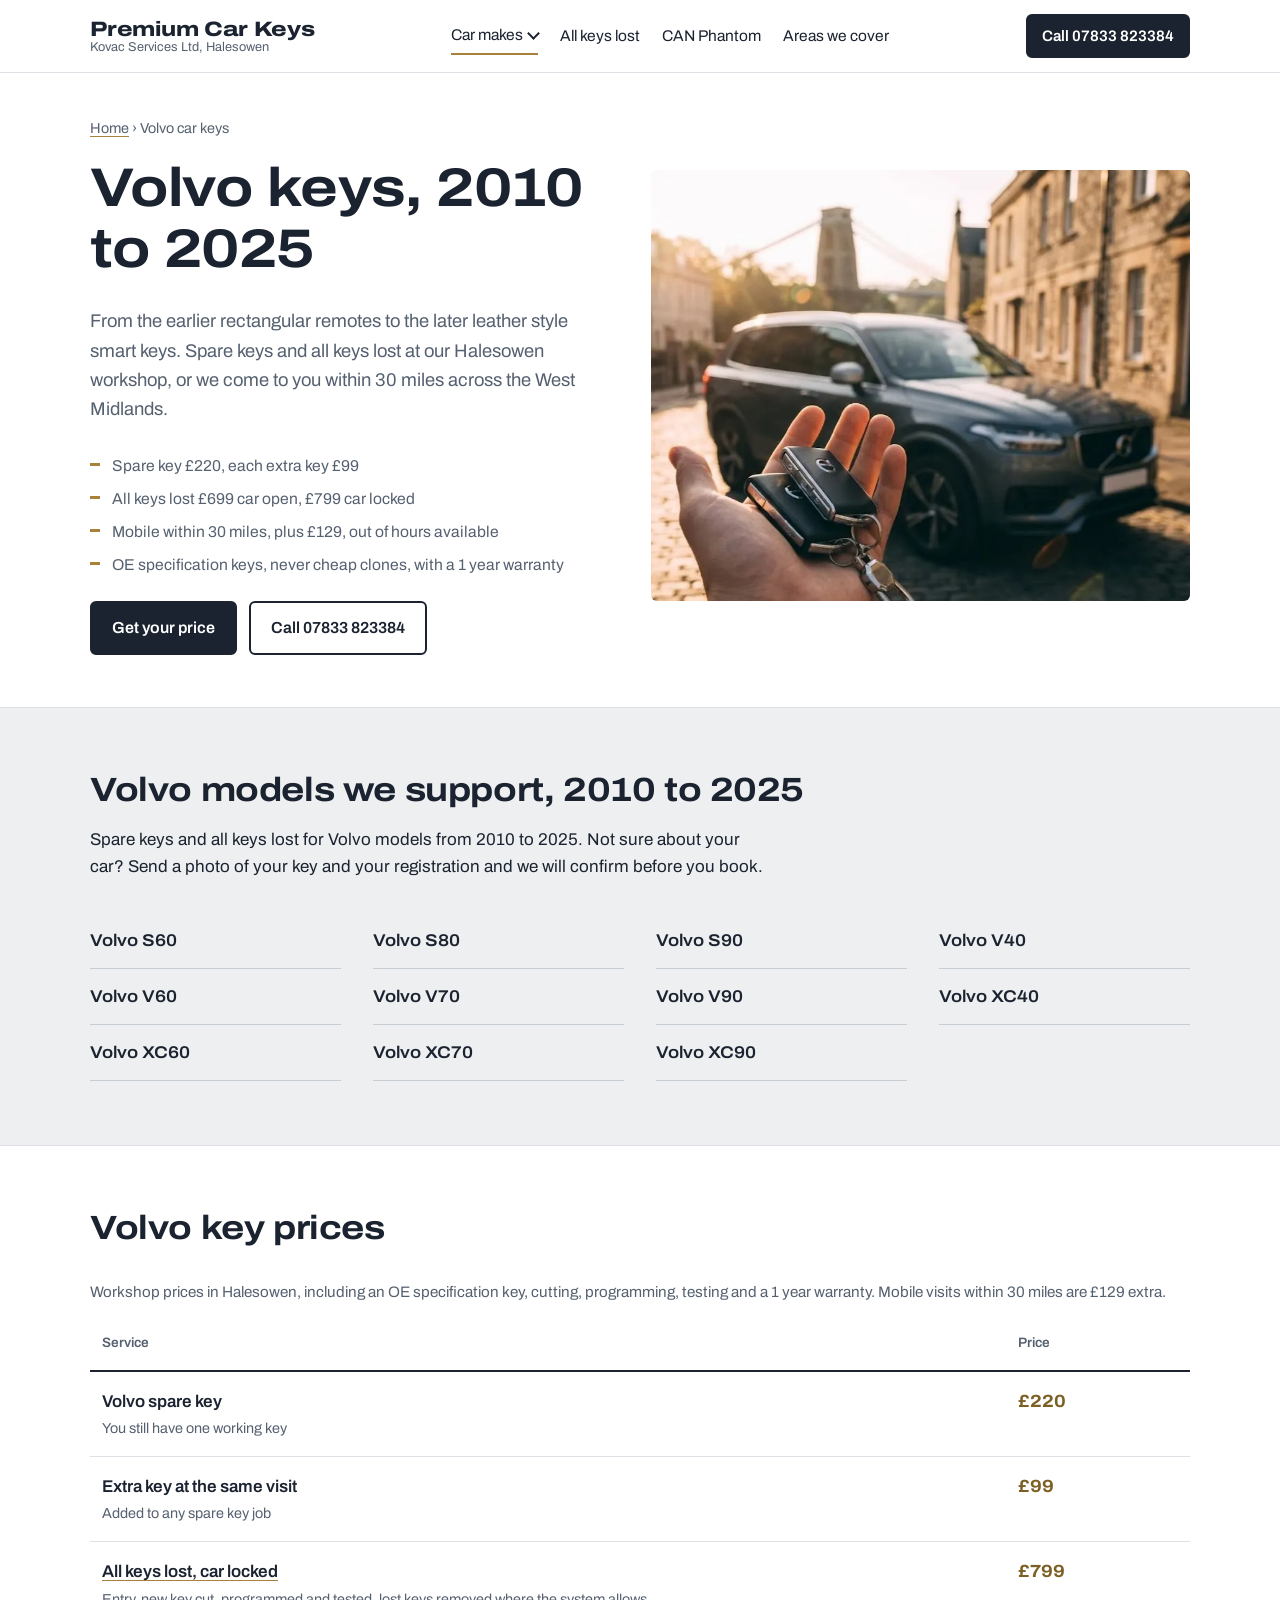
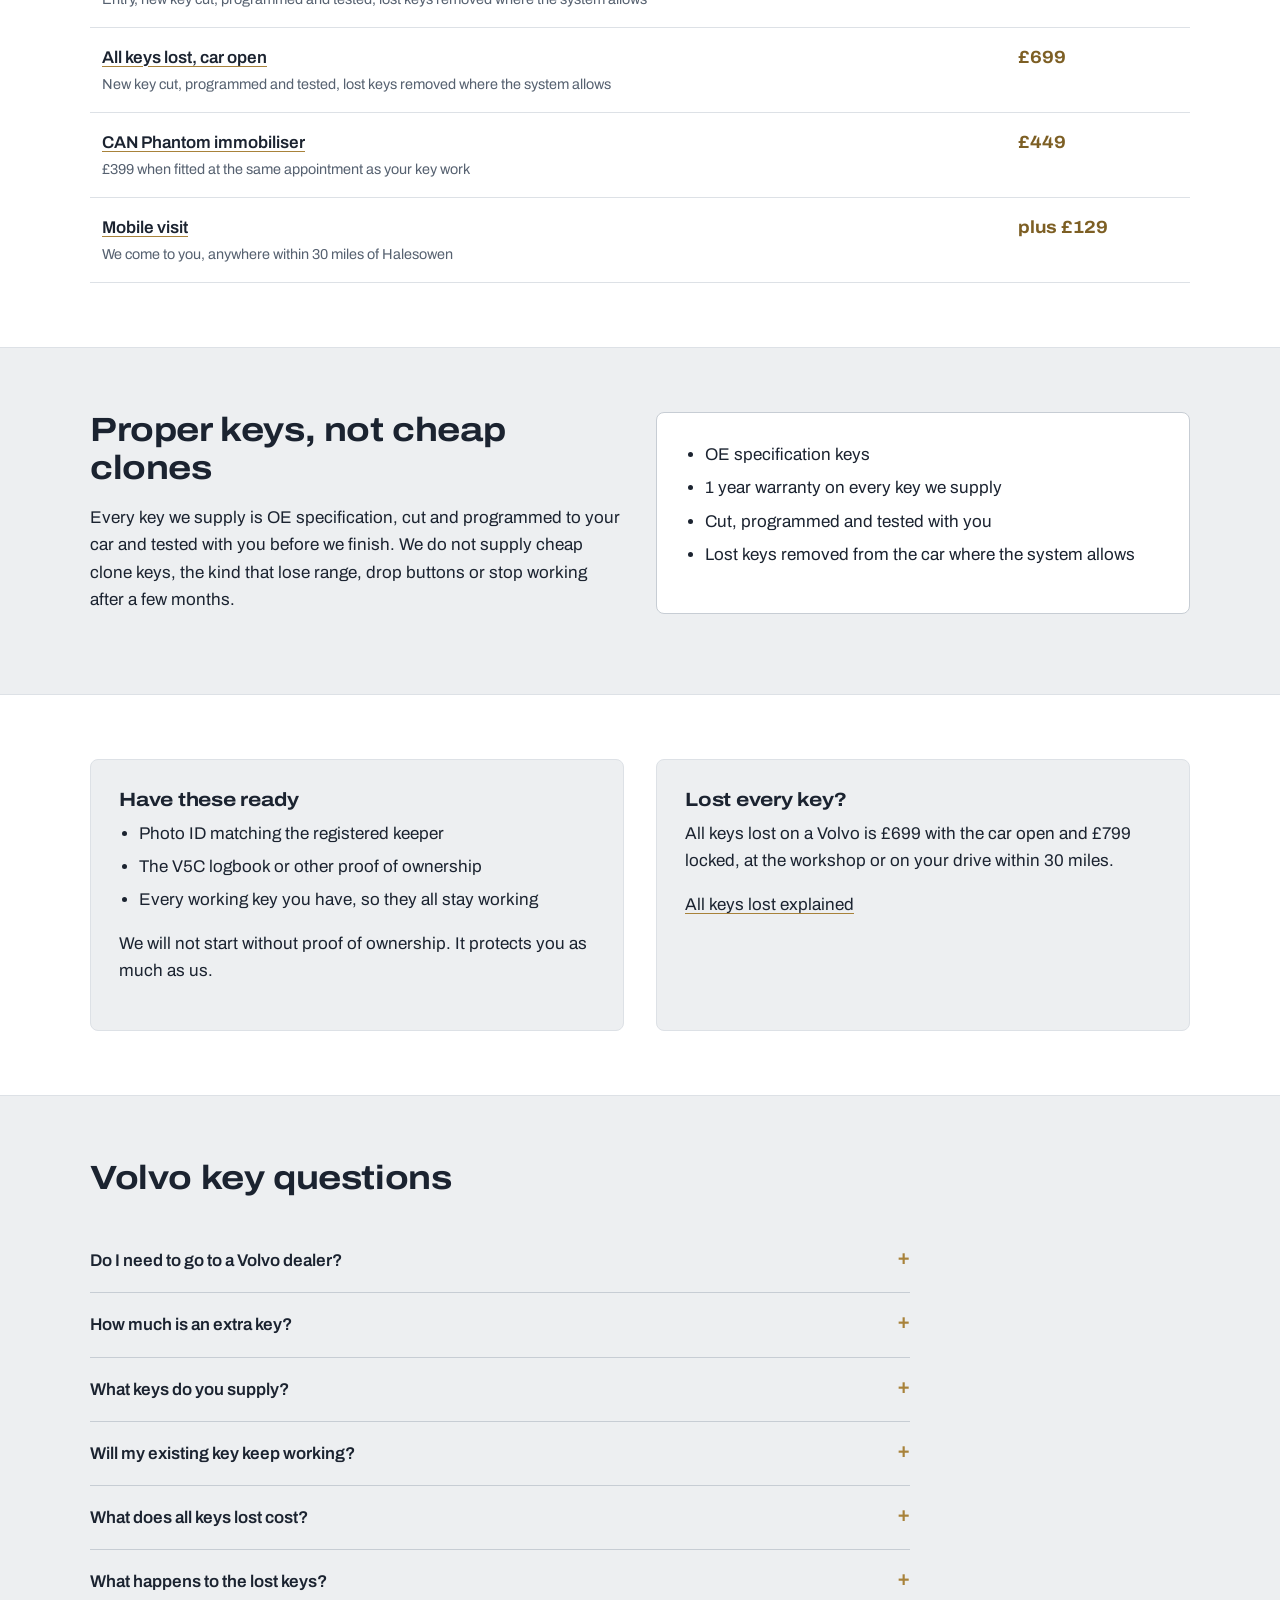
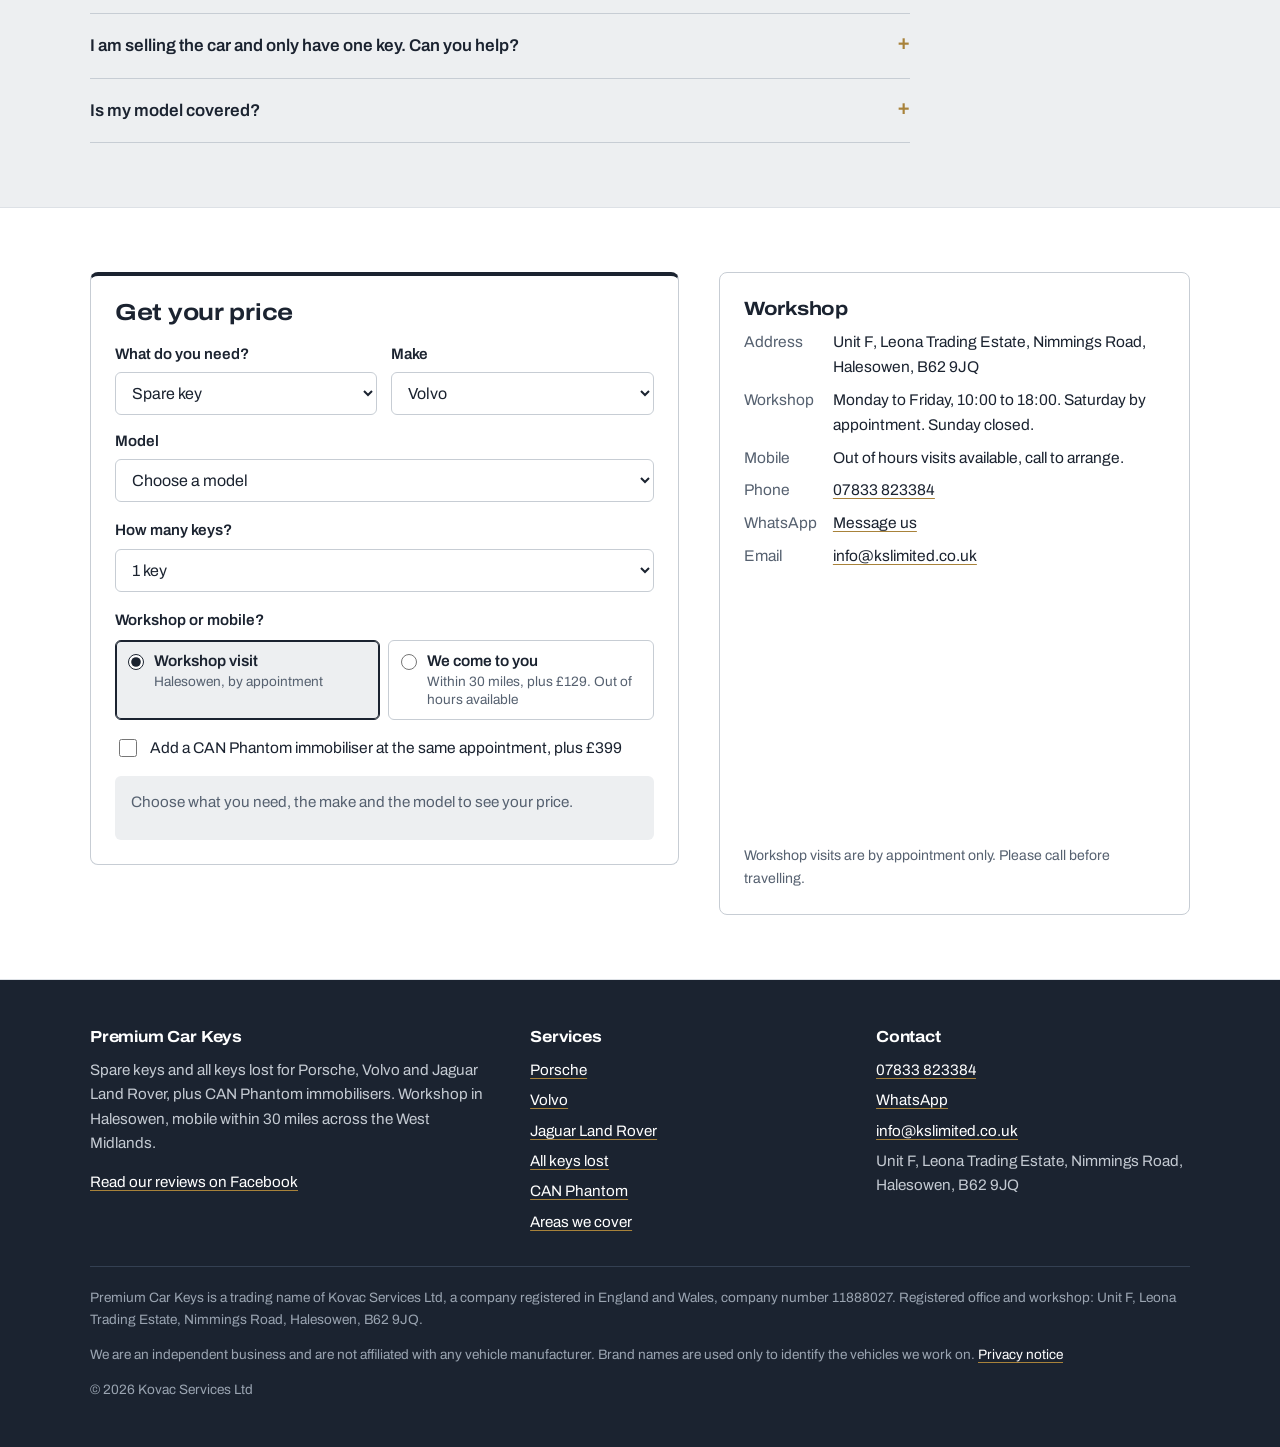
<file: volvo-car-keys/index.html>
<!doctype html>
<html lang="en-GB">
<head>
<meta charset="utf-8">
<meta name="viewport" content="width=device-width, initial-scale=1">
<title>Volvo Spare Key £220 | All Keys Lost | West Midlands</title>
<meta name="description" content="Volvo spare keys £220 at the workshop, £349 mobile, extra keys £99, all keys lost £699 open or £799 locked, 2010 to 2025. OE specification keys, 1 year warranty.">
<link rel="canonical" href="https://premiumcarkeys.co.uk/volvo-car-keys/">
<meta name="robots" content="index,follow,max-image-preview:large">
<meta name="theme-color" content="#1b2330">
<meta property="og:type" content="website">
<meta property="og:locale" content="en_GB">
<meta property="og:site_name" content="Premium Car Keys">
<meta property="og:title" content="Volvo Spare Key £220 | All Keys Lost | West Midlands">
<meta property="og:description" content="Volvo spare keys £220 at the workshop, £349 mobile, extra keys £99, all keys lost £699 open or £799 locked, 2010 to 2025. OE specification keys, 1 year warranty.">
<meta property="og:url" content="https://premiumcarkeys.co.uk/volvo-car-keys/">
<meta property="og:image" content="https://premiumcarkeys.co.uk/images/og-premium-car-keys.jpg">
<meta property="og:image:width" content="1200">
<meta property="og:image:height" content="630">
<meta name="twitter:card" content="summary_large_image">
<link rel="icon" href="/favicon.svg" type="image/svg+xml">
<link rel="apple-touch-icon" href="/images/logo.png">
<link rel="preconnect" href="https://fonts.googleapis.com">
<link rel="preconnect" href="https://fonts.gstatic.com" crossorigin>
<link href="https://fonts.googleapis.com/css2?family=Archivo:wdth,wght@100..125,400..800&display=swap" rel="stylesheet">
<link rel="stylesheet" href="/assets/site.css?v=5f63bdc961">
<script type="application/ld+json">{"@context": "https://schema.org", "@graph": [{"@type": ["Locksmith", "AutomotiveBusiness"], "@id": "https://premiumcarkeys.co.uk/#business", "name": "Premium Car Keys", "legalName": "Kovac Services Ltd", "url": "https://premiumcarkeys.co.uk/", "logo": "https://premiumcarkeys.co.uk/images/logo.png", "image": "https://premiumcarkeys.co.uk/images/og-premium-car-keys.jpg", "telephone": "+447833823384", "email": "info@kslimited.co.uk", "priceRange": "£170 to £928", "description": "Spare keys and all keys lost for Porsche, Volvo and Jaguar Land Rover, plus CAN Phantom immobilisers. Workshop in Halesowen by appointment, mobile within 30 miles across the West Midlands.", "address": {"@type": "PostalAddress", "streetAddress": "Unit F, Leona Trading Estate, Nimmings Road", "addressLocality": "Halesowen", "addressRegion": "West Midlands", "postalCode": "B62 9JQ", "addressCountry": "GB"}, "geo": {"@type": "GeoCoordinates", "latitude": 52.47251, "longitude": -2.03224}, "hasMap": "https://www.google.com/maps?q=52.47251,-2.03224", "areaServed": {"@type": "GeoCircle", "geoMidpoint": {"@type": "GeoCoordinates", "latitude": 52.47251, "longitude": -2.03224}, "geoRadius": "48280"}, "openingHoursSpecification": [{"@type": "OpeningHoursSpecification", "dayOfWeek": ["Monday", "Tuesday", "Wednesday", "Thursday", "Friday"], "opens": "10:00", "closes": "18:00"}], "hasOfferCatalog": {"@type": "OfferCatalog", "name": "Car key services", "itemListElement": [{"@type": "Offer", "priceCurrency": "GBP", "url": "https://premiumcarkeys.co.uk/porsche-car-keys/", "itemOffered": {"@type": "Service", "name": "Porsche spare key"}, "price": "250"}, {"@type": "Offer", "priceCurrency": "GBP", "url": "https://premiumcarkeys.co.uk/volvo-car-keys/", "itemOffered": {"@type": "Service", "name": "Volvo spare key"}, "price": "220"}, {"@type": "Offer", "priceCurrency": "GBP", "url": "https://premiumcarkeys.co.uk/jaguar-land-rover-car-keys/", "itemOffered": {"@type": "Service", "name": "Jaguar Land Rover spare key"}, "price": "170"}, {"@type": "Offer", "priceCurrency": "GBP", "url": "https://premiumcarkeys.co.uk/", "itemOffered": {"@type": "Service", "name": "Additional key at the same visit"}, "price": "99"}, {"@type": "Offer", "priceCurrency": "GBP", "url": "https://premiumcarkeys.co.uk/all-keys-lost/", "itemOffered": {"@type": "Service", "name": "All keys lost, car locked"}, "price": "799"}, {"@type": "Offer", "priceCurrency": "GBP", "url": "https://premiumcarkeys.co.uk/all-keys-lost/", "itemOffered": {"@type": "Service", "name": "All keys lost, car open"}, "price": "699"}, {"@type": "Offer", "priceCurrency": "GBP", "url": "https://premiumcarkeys.co.uk/can-phantom-immobiliser/", "itemOffered": {"@type": "Service", "name": "CAN Phantom immobiliser fitted"}, "price": "449"}, {"@type": "Offer", "priceCurrency": "GBP", "url": "https://premiumcarkeys.co.uk/can-phantom-immobiliser/", "itemOffered": {"@type": "Service", "name": "CAN Phantom fitted with key work"}, "price": "399"}, {"@type": "Offer", "priceCurrency": "GBP", "url": "https://premiumcarkeys.co.uk/areas-we-cover/", "itemOffered": {"@type": "Service", "name": "Mobile visit within 30 miles of Halesowen"}, "price": "129"}]}, "sameAs": ["FACEBOOK_PAGE_URL"]}, {"@type": "Service", "name": "Volvo car key replacement", "description": "Volvo spare keys £220 at the workshop, £349 mobile, extra keys £99, all keys lost £699 open or £799 locked, 2010 to 2025. OE specification keys, 1 year warranty.", "url": "https://premiumcarkeys.co.uk/volvo-car-keys/", "serviceType": "Automotive locksmith", "provider": {"@id": "https://premiumcarkeys.co.uk/#business"}, "areaServed": {"@type": "GeoCircle", "geoMidpoint": {"@type": "GeoCoordinates", "latitude": 52.47251, "longitude": -2.03224}, "geoRadius": "48280"}, "offers": [{"@type": "Offer", "priceCurrency": "GBP", "url": "https://premiumcarkeys.co.uk/volvo-car-keys/", "itemOffered": {"@type": "Service", "name": "Volvo spare key"}, "price": "220"}, {"@type": "Offer", "priceCurrency": "GBP", "url": "https://premiumcarkeys.co.uk/volvo-car-keys/", "itemOffered": {"@type": "Service", "name": "Extra key at the same visit"}, "price": "99"}, {"@type": "Offer", "priceCurrency": "GBP", "url": "https://premiumcarkeys.co.uk/all-keys-lost/", "itemOffered": {"@type": "Service", "name": "Volvo all keys lost, car open"}, "price": "699"}, {"@type": "Offer", "priceCurrency": "GBP", "url": "https://premiumcarkeys.co.uk/all-keys-lost/", "itemOffered": {"@type": "Service", "name": "Volvo all keys lost, car locked"}, "price": "799"}]}, {"@type": "BreadcrumbList", "itemListElement": [{"@type": "ListItem", "position": 1, "name": "Home", "item": "https://premiumcarkeys.co.uk/"}, {"@type": "ListItem", "position": 2, "name": "Volvo car keys", "item": "https://premiumcarkeys.co.uk/volvo-car-keys/"}]}]}</script>
<script>document.documentElement.classList.add("js")</script>
</head>
<body>
<a class="skip" href="#main">Skip to content</a>
<header class="site-head">
  <div class="wrap head-row">
    <a class="brand" href="/" aria-label="Premium Car Keys home">
      <span class="brand-name">Premium Car Keys</span>
      <span class="brand-sub">Kovac Services Ltd, Halesowen</span>
    </a>
    <button class="menu-btn" type="button" aria-expanded="false" aria-controls="site-nav">
      <span class="menu-icon" aria-hidden="true"></span>Menu
    </button>
    <nav class="main-nav" id="site-nav" aria-label="Main">
      <ul class="nav-list">
        <li class="has-sub">
          <button class="sub-btn is-current" type="button" aria-expanded="false" aria-controls="makes-menu">Car makes</button>
          <ul class="sub" id="makes-menu"><li><a href="/porsche-car-keys/">Porsche</a></li><li><a href="/volvo-car-keys/" aria-current="page">Volvo</a></li><li><a href="/jaguar-land-rover-car-keys/">Jaguar Land Rover</a></li></ul>
        </li>
        <li><a href="/all-keys-lost/">All keys lost</a></li><li><a href="/can-phantom-immobiliser/">CAN Phantom</a></li><li><a href="/areas-we-cover/">Areas we cover</a></li>
        <li class="nav-call"><a class="btn" href="tel:+447833823384">Call 07833 823384</a></li>
      </ul>
    </nav>
    <a class="btn btn-small head-call" href="tel:+447833823384">Call 07833 823384</a>
  </div>
</header>
<main id="main">
<section class="page-hero">
  <div class="wrap hero-grid">
    <div>
      <p class="crumbs"><a href="/">Home</a> <span aria-hidden="true">&rsaquo;</span> Volvo car keys</p>
      <h1>Volvo keys, 2010 to 2025</h1>
      <p class="lede">From the earlier rectangular remotes to the later leather style smart keys. Spare keys and all keys lost at our Halesowen workshop, or we come to you within 30 miles across the West Midlands.</p>
      <ul class="hero-facts">
        <li>Spare key £220, each extra key £99</li>
        <li>All keys lost £699 car open, £799 car locked</li>
        <li>Mobile within 30 miles, plus £129, out of hours available</li>
        <li>OE specification keys, never cheap clones, with a 1 year warranty</li>
      </ul>
      <div class="actions">
        <a class="btn" href="#quote">Get your price</a>
        <a class="btn btn-line" href="tel:+447833823384">Call 07833 823384</a>
      </div>
    </div>
    <picture><source srcset="/images/volvo-spare-key.webp" type="image/webp"><img src="/images/volvo-spare-key.jpg" alt="Volvo XC90 with two Volvo keys in an open hand" width="900" height="700" fetchpriority="high"></picture>
  </div>
</section>

<section class="sec" aria-labelledby="models-h">
  <div class="wrap">
    <div class="sec-head"><h2 id="models-h">Volvo models we support, 2010 to 2025</h2><p>Spare keys and all keys lost for Volvo models from 2010 to 2025. Not sure about your car? Send a photo of your key and your registration and we will confirm before you book.</p></div>
    <ul class="model-list"><li>Volvo S60</li><li>Volvo S80</li><li>Volvo S90</li><li>Volvo V40</li><li>Volvo V60</li><li>Volvo V70</li><li>Volvo V90</li><li>Volvo XC40</li><li>Volvo XC60</li><li>Volvo XC70</li><li>Volvo XC90</li></ul>
  </div>
</section>

<section class="sec sec-white" aria-labelledby="price-h">
  <div class="wrap">
    <div class="sec-head"><h2 id="price-h">Volvo key prices</h2></div>
    <div class="table-scroll"><table class="prices">
  <caption>Workshop prices in Halesowen, including an OE specification key, cutting, programming, testing and a 1 year warranty. Mobile visits within 30 miles are £129 extra.</caption>
  <thead><tr><th scope="col">Service</th><th scope="col">Price</th></tr></thead>
  <tbody><tr><th scope="row">Volvo spare key<small>You still have one working key</small></th><td class="p">£220</td></tr><tr><th scope="row">Extra key at the same visit<small>Added to any spare key job</small></th><td class="p">£99</td></tr><tr><th scope="row"><a href="/all-keys-lost/">All keys lost, car locked</a><small>Entry, new key cut, programmed and tested, lost keys removed where the system allows</small></th><td class="p">£799</td></tr><tr><th scope="row"><a href="/all-keys-lost/">All keys lost, car open</a><small>New key cut, programmed and tested, lost keys removed where the system allows</small></th><td class="p">£699</td></tr><tr><th scope="row"><a href="/can-phantom-immobiliser/">CAN Phantom immobiliser</a><small>£399 when fitted at the same appointment as your key work</small></th><td class="p">£449</td></tr><tr><th scope="row"><a href="/areas-we-cover/">Mobile visit</a><small>We come to you, anywhere within 30 miles of Halesowen</small></th><td class="p">plus £129</td></tr></tbody></table></div>
  </div>
</section>

<section class="sec" aria-labelledby="keys-h">
  <div class="wrap split" style="align-items:start">
    <div>
      <h2 id="keys-h">Proper keys, not cheap clones</h2>
      <p>Every key we supply is OE specification, cut and programmed to your car and tested with you before we finish. We do not supply cheap clone keys, the kind that lose range, drop buttons or stop working after a few months.</p>
    </div>
    <div class="panel">
      <ul>
        <li>OE specification keys</li>
        <li>1 year warranty on every key we supply</li>
        <li>Cut, programmed and tested with you</li>
        <li>Lost keys removed from the car where the system allows</li>
      </ul>
    </div>
  </div>
</section>

<section class="sec sec-white" aria-labelledby="ready-h">
  <div class="wrap split">
    <div class="panel">
      <h3 id="ready-h">Have these ready</h3>
      <ul>
        <li>Photo ID matching the registered keeper</li>
        <li>The V5C logbook or other proof of ownership</li>
        <li>Every working key you have, so they all stay working</li>
      </ul>
      <p>We will not start without proof of ownership. It protects you as much as us.</p>
    </div>
    <div class="panel">
      <h3>Lost every key?</h3>
      <p>All keys lost on a Volvo is £699 with the car open and £799 locked, at the workshop or on your drive within 30 miles.</p>
      <p><a href="/all-keys-lost/">All keys lost explained</a></p>
    </div>
  </div>
</section>

<section class="sec" aria-labelledby="faq-h">
  <div class="wrap">
    <div class="sec-head"><h2 id="faq-h">Volvo key questions</h2></div>
    <div class="faq"><details><summary>Do I need to go to a Volvo dealer?</summary><p>No. We cut, program and test keys for supported 2010 to 2025 models at our Halesowen workshop or at your address within 30 miles.</p></details><details><summary>How much is an extra key?</summary><p>Each extra key at the same visit is £99. A second spare now means you are never down to your last key.</p></details><details><summary>What keys do you supply?</summary><p>OE specification keys, cut and programmed to your car, with a 1 year warranty. We do not supply cheap clone keys.</p></details><details><summary>Will my existing key keep working?</summary><p>Yes. A spare key is added alongside the keys you already have, so bring every working key to the appointment.</p></details><details><summary>What does all keys lost cost?</summary><p>£699 if the car is open, £799 if it is locked, at the workshop. Mobile visits within 30 miles are £129 extra.</p></details><details><summary>What happens to the lost keys?</summary><p>Where the system allows, lost keys are removed from the car so they will not start it if someone finds them.</p></details><details><summary>I am selling the car and only have one key. Can you help?</summary><p>Yes. A second key before sale is a spare key job, £220 at the workshop or £349 with a mobile visit.</p></details><details><summary>Is my model covered?</summary><p>Send a photo of your key and your registration on WhatsApp and we will confirm before you book.</p></details></div>
  </div>
</section>
<section class="sec sec-white" id="quote">
  <div class="wrap quote-grid">
    <form class="builder" data-builder data-make="volvo" data-service="spare" novalidate aria-labelledby="b-h">
  <h2 id="b-h">Get your price</h2>
  <div class="b-grid">
    <div class="field"><label for="b-service">What do you need?</label>
      <select id="b-service" name="service" required>
        <option value="spare" selected>Spare key</option>
        <option value="akl">All keys lost</option>
        <option value="canphantom">CAN Phantom only</option>
      </select></div>
    <div class="field"><label for="b-make">Make</label><select id="b-make" name="make" required><option value="">Choose a make</option></select></div>
    <div class="field full" style="grid-column:1 / -1"><label for="b-model">Model</label><select id="b-model" name="model" required disabled><option value="">Choose a make first</option></select></div>
  </div>
  <fieldset data-show="akl"><legend>Is the car locked or open?</legend>
    <div class="choice">
      <label><input type="radio" name="state" value="locked" checked>Car locked<small>£799</small></label>
      <label><input type="radio" name="state" value="open">Car open<small>£699</small></label>
    </div></fieldset>
  <div class="field" data-show="spare"><label for="b-keys">How many keys?</label>
    <select id="b-keys" name="keys">
      <option value="1">1 key</option><option value="2">2 keys, extra key £99</option>
      <option value="3">3 keys, extra keys £99 each</option><option value="4">4 keys, extra keys £99 each</option>
    </select></div>
  <fieldset><legend>Workshop or mobile?</legend>
    <div class="choice">
      <label><input type="radio" name="where" value="workshop" checked>Workshop visit<small>Halesowen, by appointment</small></label>
      <label><input type="radio" name="where" value="mobile">We come to you<small>Within 30 miles, plus £129. Out of hours available</small></label>
    </div></fieldset>
  <label class="check" data-show="spare akl"><input type="checkbox" name="cp">Add a CAN Phantom immobiliser at the same appointment, plus £399</label>
  <div class="b-price" data-price aria-live="polite"><p class="b-empty">Choose what you need, the make and the model to see your price.</p></div>
  <noscript><p class="b-note">The price calculator needs JavaScript. Call or WhatsApp 07833 823384 for a price.</p></noscript>
  <div class="b-contact" hidden>
    <h3>Send this quote</h3>
    <div class="form">
      <div class="field"><label for="b-name">Name</label><input id="b-name" name="name" autocomplete="name" required></div>
      <div class="field"><label for="b-phone">Phone or WhatsApp</label><input id="b-phone" name="phone" type="tel" autocomplete="tel" required></div>
      <div class="field"><label for="b-reg">Registration</label><input id="b-reg" name="reg" autocapitalize="characters" required></div>
      <div class="field"><label for="b-postcode">Postcode</label><input id="b-postcode" name="postcode" autocomplete="postal-code" required></div>
      <div class="field full"><label for="b-email">Email (optional)</label><input id="b-email" name="email" type="email" autocomplete="email"></div>
      <div class="field full"><label for="b-msg">Anything else? (optional)</label><textarea id="b-msg" name="message" rows="2" style="min-height:64px"></textarea></div>
      <p class="form-note">WhatsApp opens with your quote filled in, nothing is sent until you press send. See our <a href="/privacy/">privacy notice</a>.</p>
      <div class="form-actions">
        <button class="btn btn-wa" type="submit">Send on WhatsApp</button>
        <button class="btn btn-line" type="button" data-email>Send by email</button>
      </div>
      <p class="form-note" data-status aria-live="polite"></p>
    </div>
  </div>
</form>

    <aside class="info-block" aria-label="Workshop details">
  <h3>Workshop</h3>
  <dl>
    <dt>Address</dt><dd>Unit F, Leona Trading Estate, Nimmings Road, Halesowen, B62 9JQ</dd>
    <dt>Workshop</dt><dd>Monday to Friday, 10:00 to 18:00. Saturday by appointment. Sunday closed.</dd>
    <dt>Mobile</dt><dd>Out of hours visits available, call to arrange.</dd>
    <dt>Phone</dt><dd><a href="tel:+447833823384">07833 823384</a></dd>
    <dt>WhatsApp</dt><dd><a href="https://wa.me/447833823384">Message us</a></dd>
    <dt>Email</dt><dd><a href="mailto:info@kslimited.co.uk">info@kslimited.co.uk</a></dd>
  </dl>
  <iframe class="map" title="Map of the Premium Car Keys workshop in Halesowen" loading="lazy" referrerpolicy="no-referrer-when-downgrade" src="https://maps.google.com/maps?q=52.47251,-2.03224&amp;z=15&amp;output=embed"></iframe>
  <p class="form-note" style="margin-top:12px">Workshop visits are by appointment only. Please call before travelling.</p>
</aside>
  </div>
</section>
</main>
<footer class="site-foot">
  <div class="wrap">
    <div class="foot-grid">
      <div>
        <h2>Premium Car Keys</h2>
        <p>Spare keys and all keys lost for Porsche, Volvo and Jaguar Land Rover, plus CAN Phantom immobilisers. Workshop in Halesowen, mobile within 30 miles across the West Midlands.</p>
        <p><a href="FACEBOOK_PAGE_URL" rel="noopener">Read our reviews on Facebook</a></p>
      </div>
      <div><h2>Services</h2><ul><li><a href="/porsche-car-keys/">Porsche</a></li><li><a href="/volvo-car-keys/">Volvo</a></li><li><a href="/jaguar-land-rover-car-keys/">Jaguar Land Rover</a></li><li><a href="/all-keys-lost/">All keys lost</a></li><li><a href="/can-phantom-immobiliser/">CAN Phantom</a></li><li><a href="/areas-we-cover/">Areas we cover</a></li></ul></div>
      <div><h2>Contact</h2><ul>
        <li><a href="tel:+447833823384">07833 823384</a></li>
        <li><a href="https://wa.me/447833823384">WhatsApp</a></li>
        <li><a href="mailto:info@kslimited.co.uk">info@kslimited.co.uk</a></li>
        <li>Unit F, Leona Trading Estate, Nimmings Road, Halesowen, B62 9JQ</li>
      </ul></div>
    </div>
    <div class="legal">
      <p>Premium Car Keys is a trading name of Kovac Services Ltd, a company registered in England and Wales, company number 11888027. Registered office and workshop: Unit F, Leona Trading Estate, Nimmings Road, Halesowen, B62 9JQ.</p>
      <p>We are an independent business and are not affiliated with any vehicle manufacturer. Brand names are used only to identify the vehicles we work on. <a href="/privacy/">Privacy notice</a></p>
      <p>&copy; 2026 Kovac Services Ltd</p>
    </div>
  </div>
</footer>
<div class="mobile-bar">
  <a class="btn" href="tel:+447833823384">Call</a>
  <a class="btn btn-wa" href="https://wa.me/447833823384">WhatsApp</a>
</div>
<script src="/assets/catalogue.js?v=3f69168c76" defer></script>
<script src="/assets/builder.js?v=04033154d0" defer></script>
<script src="/assets/nav.js?v=b443f56739" defer></script>
</body>
</html>
</file>
<file: assets/site.css>
:root {
  --ink: #1b2330;
  --ink-2: #2a3444;
  --paper: #edeff1;
  --card: #ffffff;
  --steel: #c7cdd4;
  --steel-soft: #dde1e6;
  --muted: #566170;
  --brass: #a8823a;
  --brass-text: #7d5f24;
  --brass-tint: #f4ede0;
  --wa: #1b8047;
  --wa-dark: #176f3d;
  --max: 1140px;
  --read: 68ch;
}

* { box-sizing: border-box; }

html { -webkit-text-size-adjust: 100%; }

body {
  margin: 0;
  font-family: "Archivo", "Helvetica Neue", Arial, sans-serif;
  font-variation-settings: "wdth" 100;
  font-size: 17px;
  line-height: 1.6;
  color: var(--ink);
  background: var(--paper);
}

img { max-width: 100%; height: auto; display: block; }

a { color: var(--ink); text-decoration-color: var(--brass); text-underline-offset: 3px; }
a:hover { color: var(--brass-text); }

:focus-visible { outline: 3px solid var(--brass); outline-offset: 2px; border-radius: 2px; }

.wrap { max-width: var(--max); margin: 0 auto; padding: 0 20px; }

h1, h2, h3 {
  font-variation-settings: "wdth" 116;
  font-weight: 700;
  letter-spacing: -0.012em;
  line-height: 1.12;
  margin: 0 0 0.5em;
}
h1 { font-size: clamp(2.1rem, 4.6vw, 3.4rem); }
h2 { font-size: clamp(1.55rem, 2.8vw, 2.1rem); }
h3 { font-size: 1.2rem; line-height: 1.25; }

p { margin: 0 0 1em; max-width: var(--read); }
.lede { font-size: 1.15rem; color: var(--muted); }

.skip { position: absolute; left: -9999px; }
.skip:focus { left: 12px; top: 12px; background: var(--card); padding: 8px 12px; z-index: 100; }

/* Header */
.site-head { background: var(--card); border-bottom: 1px solid var(--steel-soft); }
.head-row { display: flex; align-items: center; justify-content: space-between; gap: 24px; min-height: 72px; }
.brand { text-decoration: none; display: flex; flex-direction: column; line-height: 1.1; }
.brand-name { font-variation-settings: "wdth" 120; font-weight: 800; font-size: 1.3rem; letter-spacing: -0.01em; }
.brand-sub { font-size: 0.8rem; color: var(--muted); }
.nav-list { list-style: none; display: flex; align-items: center; gap: 4px 22px; margin: 0; padding: 0; font-size: 0.97rem; }
.nav-list > li > a, .sub-btn { text-decoration: none; padding: 6px 0; border-bottom: 2px solid transparent; color: var(--ink); }
.nav-list > li > a:hover, .nav-list > li > a[aria-current="page"], .sub-btn.is-current { border-bottom-color: var(--brass); color: var(--ink); }
.sub-btn { font: inherit; background: none; border-top: 0; border-left: 0; border-right: 0; cursor: pointer; display: inline-flex; align-items: center; gap: 6px; }
.sub-btn::after { content: ""; width: 7px; height: 7px; border-right: 2px solid currentColor; border-bottom: 2px solid currentColor; transform: translateY(-2px) rotate(45deg); }
.sub-btn[aria-expanded="true"]::after { transform: translateY(1px) rotate(-135deg); }
.has-sub { position: relative; }
.sub { list-style: none; margin: 0; padding: 8px; }
.sub a { display: block; padding: 10px 12px; border-radius: 4px; text-decoration: none; white-space: nowrap; }
.sub a:hover, .sub a[aria-current="page"] { background: var(--paper); color: var(--ink); }
.sub a[aria-current="page"] { box-shadow: inset 3px 0 0 var(--brass); }
.js .sub { display: none; position: absolute; top: calc(100% + 10px); left: -12px; min-width: 220px; background: var(--card); border: 1px solid var(--steel); border-top: 3px solid var(--ink); border-radius: 6px; box-shadow: 0 12px 28px rgba(27, 35, 48, 0.16); z-index: 60; }
.js .sub.open { display: block; }
.menu-btn, .nav-call { display: none; }
.menu-btn { font: inherit; font-weight: 600; align-items: center; gap: 10px; background: none; border: 2px solid var(--ink); border-radius: 6px; padding: 8px 14px; cursor: pointer; color: var(--ink); }
.menu-icon, .menu-icon::before, .menu-icon::after { display: block; width: 18px; height: 2px; background: currentColor; position: relative; }
.menu-icon::before, .menu-icon::after { content: ""; position: absolute; left: 0; }
.menu-icon::before { top: -6px; }
.menu-icon::after { top: 6px; }
.menu-btn[aria-expanded="true"] .menu-icon { background: transparent; }
.menu-btn[aria-expanded="true"] .menu-icon::before { top: 0; transform: rotate(45deg); }
.menu-btn[aria-expanded="true"] .menu-icon::after { top: 0; transform: rotate(-45deg); }
.head-call { white-space: nowrap; }

/* Buttons */
.btn {
  display: inline-flex; align-items: center; justify-content: center; gap: 8px;
  font: inherit; font-weight: 600; font-size: 1rem;
  padding: 12px 20px; border-radius: 6px; border: 2px solid var(--ink);
  background: var(--ink); color: #fff; text-decoration: none; cursor: pointer;
}
.btn:hover { background: var(--ink-2); color: #fff; }
.btn-line { background: transparent; color: var(--ink); }
.btn-line:hover { background: var(--ink); color: #fff; }
.btn-wa { background: var(--wa); border-color: var(--wa); }
.btn-wa:hover { background: var(--wa-dark); border-color: var(--wa-dark); }
.btn-small { padding: 8px 14px; font-size: 0.95rem; }
.actions { display: flex; flex-wrap: wrap; gap: 12px; margin: 24px 0 0; }

/* Hero */
.hero { padding: 56px 0 64px; background: var(--card); border-bottom: 1px solid var(--steel-soft); }
.hero-grid { display: grid; grid-template-columns: minmax(0, 1fr) minmax(0, 1.05fr); gap: 48px; align-items: start; }
.hero-facts { list-style: none; margin: 28px 0 0; padding: 0; display: grid; gap: 8px; color: var(--muted); font-size: 0.98rem; }
.hero-facts li { padding-left: 22px; position: relative; }
.hero-facts li::before { content: ""; position: absolute; left: 0; top: 0.62em; width: 10px; height: 3px; background: var(--brass); }

/* The make selector: the signature element */
.makes { border-top: 3px solid var(--ink); }
.make {
  display: grid; grid-template-columns: 112px minmax(0, 1fr) auto; gap: 20px; align-items: center;
  padding: 16px 0; border-bottom: 1px solid var(--steel); text-decoration: none; color: var(--ink);
}
.make img { width: 112px; height: 80px; object-fit: cover; border-radius: 4px; }
.make-blank { width: 112px; height: 80px; border-radius: 4px; background: var(--paper); border: 1px dashed var(--steel); }
.make-name { font-variation-settings: "wdth" 122; font-weight: 800; font-size: clamp(1.35rem, 2.4vw, 1.75rem); line-height: 1.1; display: block; }
.make-years { font-size: 0.92rem; color: var(--muted); }
.make-price { text-align: right; font-size: 0.85rem; color: var(--muted); line-height: 1.2; }
.make-price strong { display: block; font-size: 1.5rem; color: var(--brass-text); font-variation-settings: "wdth" 110; }
@media (hover: hover) {
  .make:hover .make-name { color: var(--brass-text); }
  .make:hover { background: linear-gradient(90deg, var(--brass-tint), transparent 70%); }
}

/* Sections */
.sec { padding: 64px 0; }
.sec-white { background: var(--card); border-top: 1px solid var(--steel-soft); border-bottom: 1px solid var(--steel-soft); }
.sec-ink { background: var(--ink); color: #e9ecef; }
.sec-ink h2, .sec-ink h3 { color: #fff; }
.sec-ink p { color: #c4cad2; }
.sec-ink a:not(.btn) { color: #fff; }
.sec-head { margin-bottom: 32px; }

.split { display: grid; grid-template-columns: repeat(2, minmax(0, 1fr)); gap: 32px; }
.panel { background: var(--card); border: 1px solid var(--steel); border-radius: 8px; padding: 28px; }
.sec-white .panel { background: var(--paper); border-color: var(--steel-soft); }
.panel h3 { margin-bottom: 0.4em; }
.panel ul, .prose ul { margin: 0 0 1em; padding-left: 1.2em; }
.panel li, .prose li { margin-bottom: 6px; }

/* Process: a genuine sequence */
.steps { list-style: none; margin: 0; padding: 0; display: grid; grid-template-columns: repeat(4, minmax(0, 1fr)); gap: 24px; counter-reset: step; }
.steps li { counter-increment: step; border-top: 3px solid var(--ink); padding-top: 14px; }
.steps li::before { content: counter(step); font-variation-settings: "wdth" 120; font-weight: 800; font-size: 1.6rem; color: var(--brass); display: block; line-height: 1; margin-bottom: 8px; }
.steps strong { display: block; margin-bottom: 4px; }
.steps p { color: var(--muted); font-size: 0.97rem; margin: 0; }

/* Price table */
.prices { width: 100%; border-collapse: collapse; background: var(--card); }
.prices caption { text-align: left; color: var(--muted); font-size: 0.95rem; padding-bottom: 12px; }
.prices th, .prices td { text-align: left; padding: 16px 12px; border-bottom: 1px solid var(--steel-soft); vertical-align: top; }
.prices thead th { font-size: 0.85rem; color: var(--muted); font-weight: 600; border-bottom: 2px solid var(--ink); }
.prices td.p { font-weight: 700; color: var(--brass-text); white-space: nowrap; font-variation-settings: "wdth" 110; font-size: 1.1rem; }
.prices tbody th { font-weight: 600; }
.prices th small { display: block; color: var(--muted); font-size: 0.9rem; font-weight: 400; margin-top: 2px; }
.table-scroll { overflow-x: auto; }

/* Page hero for inner pages */
.page-hero { padding: 44px 0 52px; background: var(--card); border-bottom: 1px solid var(--steel-soft); }
.page-hero .hero-grid { align-items: center; }
.page-hero img { border-radius: 6px; }
.crumbs { font-size: 0.9rem; color: var(--muted); margin-bottom: 18px; }
.crumbs a { color: var(--muted); }

.models { display: grid; grid-template-columns: repeat(auto-fill, minmax(220px, 1fr)); gap: 0 32px; list-style: none; margin: 0; padding: 0; }
.models li { padding: 12px 0; border-bottom: 1px solid var(--steel-soft); display: flex; justify-content: space-between; gap: 12px; }
.models li strong { font-weight: 600; }
.models span { color: var(--muted); font-size: 0.9rem; }
.models em { font-style: normal; color: var(--brass-text); font-weight: 600; margin-left: auto; white-space: nowrap; }

/* FAQ */
.faq details { border-bottom: 1px solid var(--steel); padding: 4px 0; max-width: 820px; }
.faq summary { cursor: pointer; font-weight: 600; padding: 14px 0; list-style: none; display: flex; justify-content: space-between; gap: 16px; }
.faq summary::-webkit-details-marker { display: none; }
.faq summary::after { content: "+"; color: var(--brass); font-weight: 700; font-size: 1.3rem; line-height: 1; }
.faq details[open] summary::after { content: "\2212"; }
.faq details p { color: var(--muted); }

/* Coverage */
.towns { columns: 3 200px; column-gap: 32px; list-style: none; padding: 0; margin: 0 0 24px; }
.towns li { padding: 6px 0; border-bottom: 1px solid var(--steel-soft); break-inside: avoid; }

/* Reviews link */
.reviews-band { display: flex; flex-wrap: wrap; align-items: center; justify-content: space-between; gap: 24px; }
.reviews-band p { margin: 0; }

/* Quote form */
.quote-grid { display: grid; grid-template-columns: minmax(0, 1.25fr) minmax(0, 1fr); gap: 40px; align-items: start; }
.form { display: grid; grid-template-columns: repeat(2, minmax(0, 1fr)); gap: 16px; }
.field { display: flex; flex-direction: column; gap: 6px; }
.field.full { grid-column: 1 / -1; }
.field label { font-weight: 600; font-size: 0.95rem; }
.field .hint { font-size: 0.85rem; color: var(--muted); }
input, select, textarea {
  font: inherit; font-size: 1rem; color: var(--ink);
  padding: 11px 12px; border: 1px solid var(--steel); border-radius: 6px; background: #fff; width: 100%;
}
textarea { min-height: 110px; resize: vertical; }
input:focus, select:focus, textarea:focus { outline: 3px solid var(--brass); outline-offset: 0; border-color: var(--brass); }
.form-note { font-size: 0.88rem; color: var(--muted); grid-column: 1 / -1; margin: 0; }
.form-actions { grid-column: 1 / -1; display: flex; flex-wrap: wrap; gap: 12px; }

.info-block { background: var(--card); border: 1px solid var(--steel); border-radius: 8px; padding: 24px; }
.info-block dl { margin: 0; display: grid; grid-template-columns: auto minmax(0, 1fr); gap: 8px 16px; font-size: 0.97rem; }
.info-block dt { color: var(--muted); }
.info-block dd { margin: 0; }
.map { width: 100%; height: 240px; border: 0; border-radius: 6px; margin-top: 16px; }

/* Footer */
.site-foot { background: var(--ink); color: #c4cad2; padding: 48px 0 32px; font-size: 0.95rem; }
.site-foot a { color: #fff; text-decoration-color: var(--brass); }
.foot-grid { display: grid; grid-template-columns: 1.3fr 1fr 1fr; gap: 32px; }
.foot-grid h2 { font-size: 1rem; color: #fff; font-variation-settings: "wdth" 110; margin-bottom: 12px; }
.foot-grid ul { list-style: none; margin: 0; padding: 0; display: grid; gap: 6px; }
.legal { border-top: 1px solid #344052; margin-top: 32px; padding-top: 20px; font-size: 0.85rem; color: #9aa4b1; }
.legal p { max-width: none; }

/* Mobile action bar */
.mobile-bar { display: none; }

@media (max-width: 960px) {
  .hero-grid, .split, .quote-grid, .foot-grid { grid-template-columns: minmax(0, 1fr); }
  .steps { grid-template-columns: repeat(2, minmax(0, 1fr)); }
  .head-row { flex-wrap: wrap; padding-top: 12px; padding-bottom: 12px; min-height: 0; }
  .head-call { display: none; }
  .js .menu-btn { display: inline-flex; }
  .main-nav { order: 3; width: 100%; }
  .js .main-nav { display: none; }
  .js .main-nav.open { display: block; }
  .nav-list { flex-direction: column; align-items: stretch; gap: 0; padding: 8px 0 4px; font-size: 1.05rem; }
  .nav-list > li { border-top: 1px solid var(--steel-soft); }
  .nav-list > li > a, .sub-btn { display: flex; width: 100%; padding: 14px 0; border-bottom: 0; }
  .sub-btn { justify-content: space-between; }
  .js .sub { position: static; box-shadow: none; border: 0; border-radius: 0; min-width: 0; padding: 0 0 8px; background: transparent; }
  .nav-call { display: block; border-top: 0 !important; padding-top: 12px; }
  .nav-list > li.nav-call > a.btn { width: 100%; justify-content: center; padding: 12px 20px; color: #fff; border: 2px solid var(--ink); }
  .sub a { padding: 10px 12px; }
}

@media (max-width: 640px) {
  body { font-size: 16px; padding-bottom: 68px; }

  .hero { padding: 36px 0 44px; }
  .make { grid-template-columns: 76px minmax(0, 1fr); gap: 14px; }
  .make img, .make-blank { width: 76px; height: 56px; }
  .make-price { grid-column: 2; text-align: left; }
  .make-price strong { display: inline; font-size: 1.15rem; margin-left: 4px; }
  .steps { grid-template-columns: minmax(0, 1fr); }
  .form { grid-template-columns: minmax(0, 1fr); }
  .sec { padding: 48px 0; }
  .mobile-bar {
    display: flex; gap: 8px; position: fixed; left: 0; right: 0; bottom: 0; z-index: 50;
    padding: 10px 12px; background: var(--ink); border-top: 1px solid #344052;
  }
  .mobile-bar .btn { flex: 1; padding: 10px; border-color: #fff; }
}

@media (prefers-reduced-motion: reduce) {
  * { scroll-behavior: auto !important; transition: none !important; }
}

/* Home hero layout: builder sits right under the headline on mobile */
.home-hero { grid-template-areas: "intro builder" "facts builder"; grid-template-rows: auto 1fr; row-gap: 0; }
.hh-intro { grid-area: intro; }
.hh-builder { grid-area: builder; }
.hh-facts { grid-area: facts; }
@media (max-width: 960px) {
  .home-hero { grid-template-areas: "intro" "builder" "facts"; row-gap: 28px; }
}

/* Price builder */
.builder { background: var(--card); border: 1px solid var(--steel); border-top: 4px solid var(--ink); border-radius: 8px; padding: 24px; display: grid; gap: 16px; }
.builder h2 { font-size: 1.45rem; margin: 0; }
.builder .b-grid { display: grid; grid-template-columns: repeat(2, minmax(0, 1fr)); gap: 14px; }
.builder fieldset { border: 0; margin: 0; padding: 0; min-width: 0; }
.builder legend { font-weight: 600; font-size: 0.95rem; margin-bottom: 8px; padding: 0; }
.choice { display: grid; grid-template-columns: repeat(2, minmax(0, 1fr)); gap: 8px; }
.choice label { display: flex; flex-direction: column; gap: 2px; border: 1px solid var(--steel); border-radius: 6px; padding: 10px 12px 10px 38px; position: relative; cursor: pointer; font-weight: 600; font-size: 0.97rem; line-height: 1.3; }
.choice label small { font-weight: 400; color: var(--muted); font-size: 0.85rem; }
.choice input { position: absolute; left: 12px; top: 13px; width: 16px; height: 16px; margin: 0; accent-color: var(--ink); }
.choice label:has(input:checked) { border-color: var(--ink); box-shadow: inset 0 0 0 1px var(--ink); background: var(--paper); }
.check { display: flex; gap: 10px; align-items: flex-start; font-size: 0.97rem; cursor: pointer; }
.check input { width: 18px; height: 18px; margin-top: 3px; accent-color: var(--ink); flex: none; }
.b-price { background: var(--paper); border-radius: 6px; padding: 14px 16px; min-height: 64px; }
.b-empty { margin: 0; color: var(--muted); font-size: 0.95rem; }
.b-lines { width: 100%; border-collapse: collapse; font-size: 0.93rem; color: var(--muted); }
.b-lines td { padding: 3px 0; vertical-align: top; }
.b-lines td:last-child { text-align: right; white-space: nowrap; padding-left: 12px; }
.b-total { display: flex; justify-content: space-between; align-items: baseline; border-top: 2px solid var(--ink); margin: 8px 0 0; padding-top: 8px; max-width: none; }
.b-total span { font-weight: 600; }
.b-total strong { font-variation-settings: "wdth" 115; font-size: 1.9rem; color: var(--brass-text); line-height: 1; }
.b-note { font-size: 0.85rem; color: var(--muted); margin: 6px 0 0; }
.b-contact { border-top: 1px solid var(--steel-soft); padding-top: 16px; }
.b-contact h3 { font-size: 1.05rem; margin-bottom: 12px; }
[hidden] { display: none !important; }
@media (max-width: 640px) {
  .builder { padding: 18px; }
  .builder .b-grid, .choice { grid-template-columns: minmax(0, 1fr); }
}

.model-list { list-style: none; margin: 0; padding: 0; display: grid; grid-template-columns: repeat(auto-fill, minmax(240px, 1fr)); gap: 0 32px; }
.model-list li { padding: 14px 0; border-bottom: 1px solid var(--steel); font-weight: 600; font-variation-settings: "wdth" 110; display: flex; flex-direction: column; }
.model-list span { font-weight: 400; font-size: 0.9rem; color: var(--muted); font-variation-settings: "wdth" 100; }

.akl-price { display: flex; flex-direction: column; gap: 4px; }
.akl-price strong { font-size: 1.25rem; }
@media (max-width: 640px) {
  .akl-price { flex-direction: row; gap: 18px; }
}
</file>
